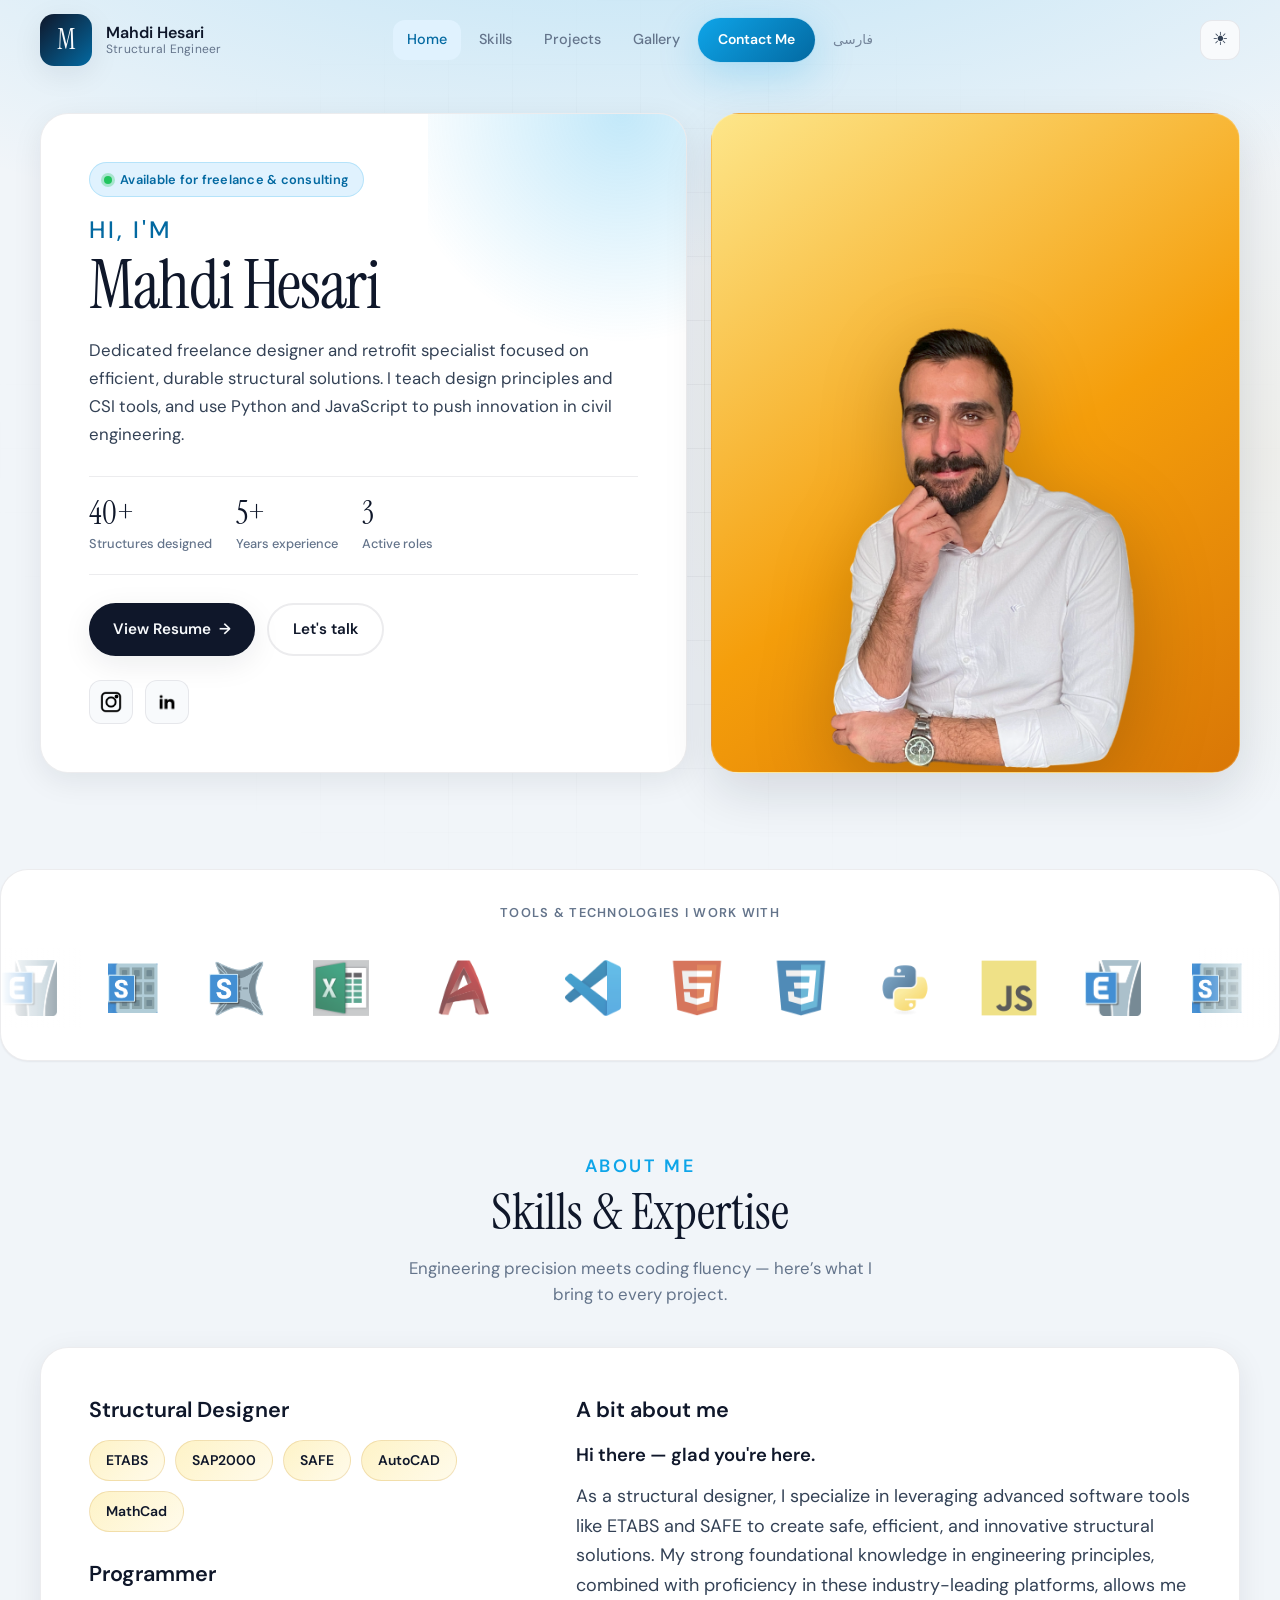
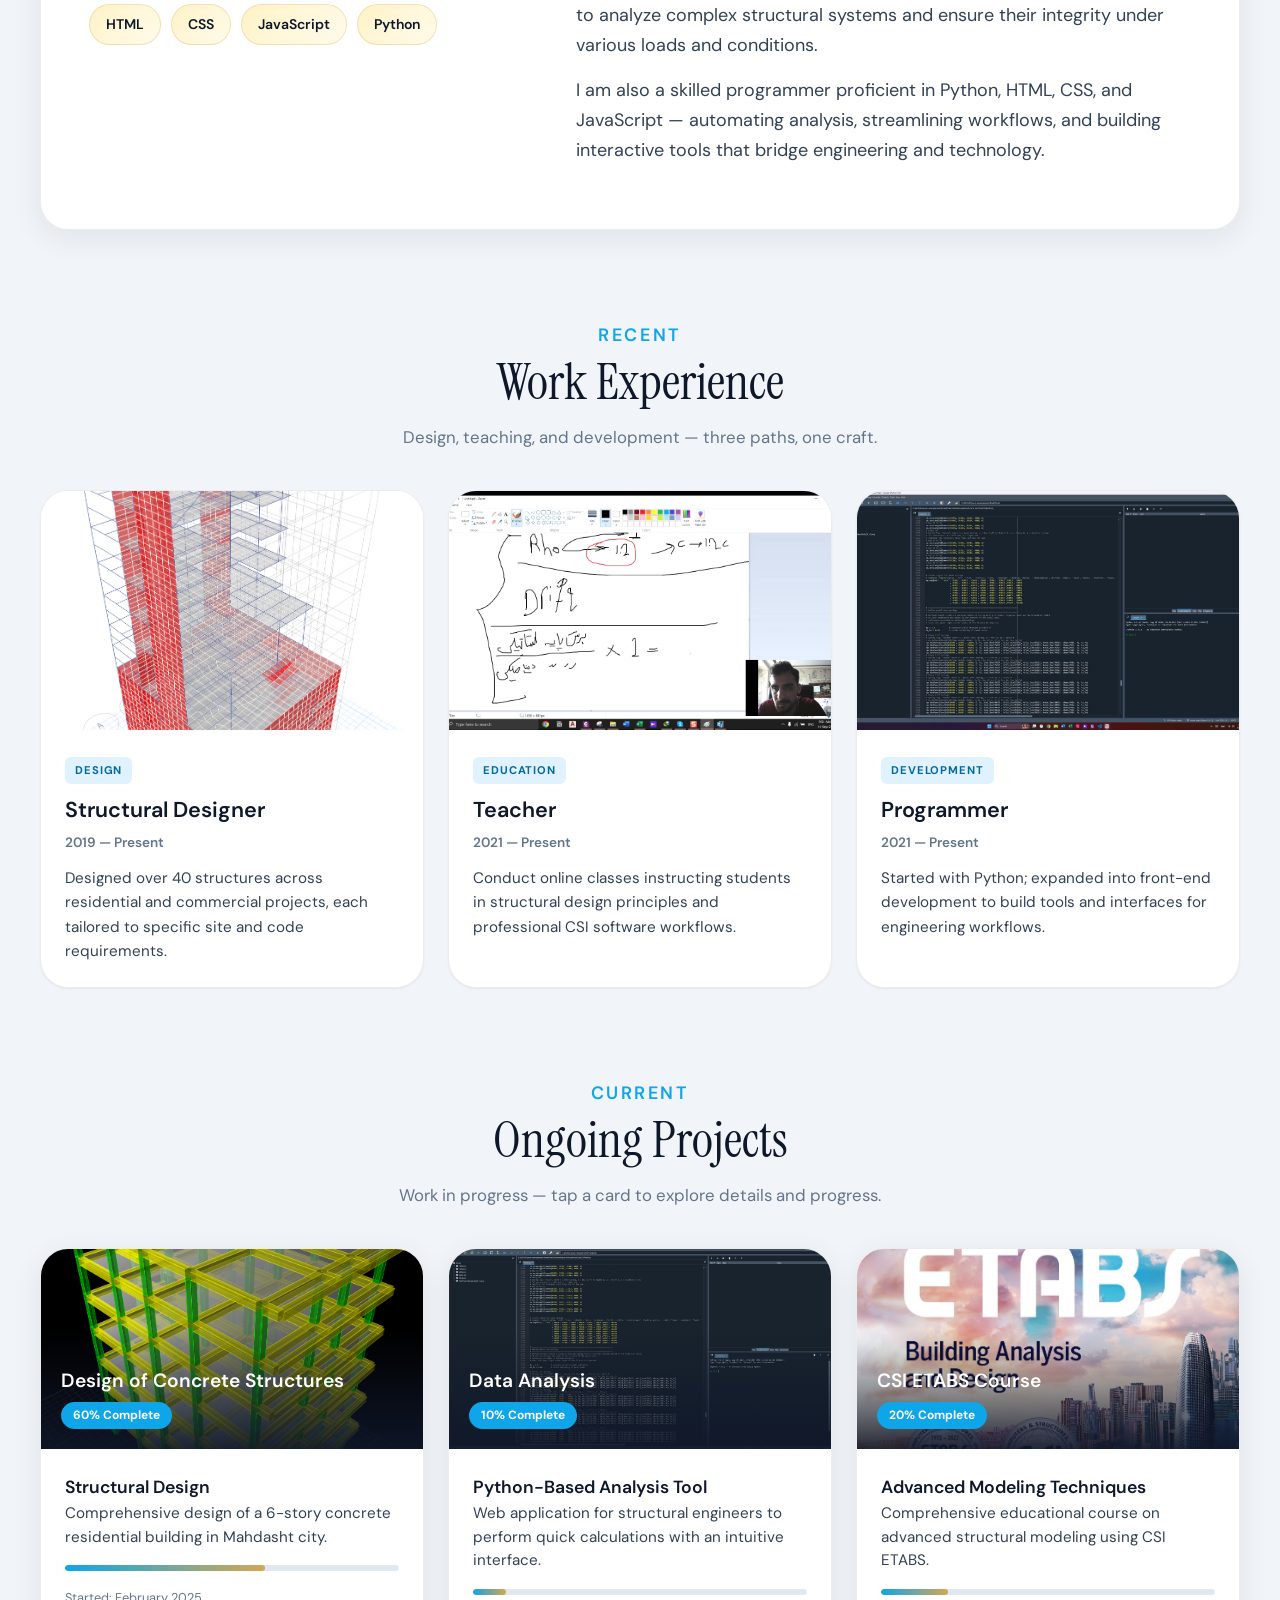
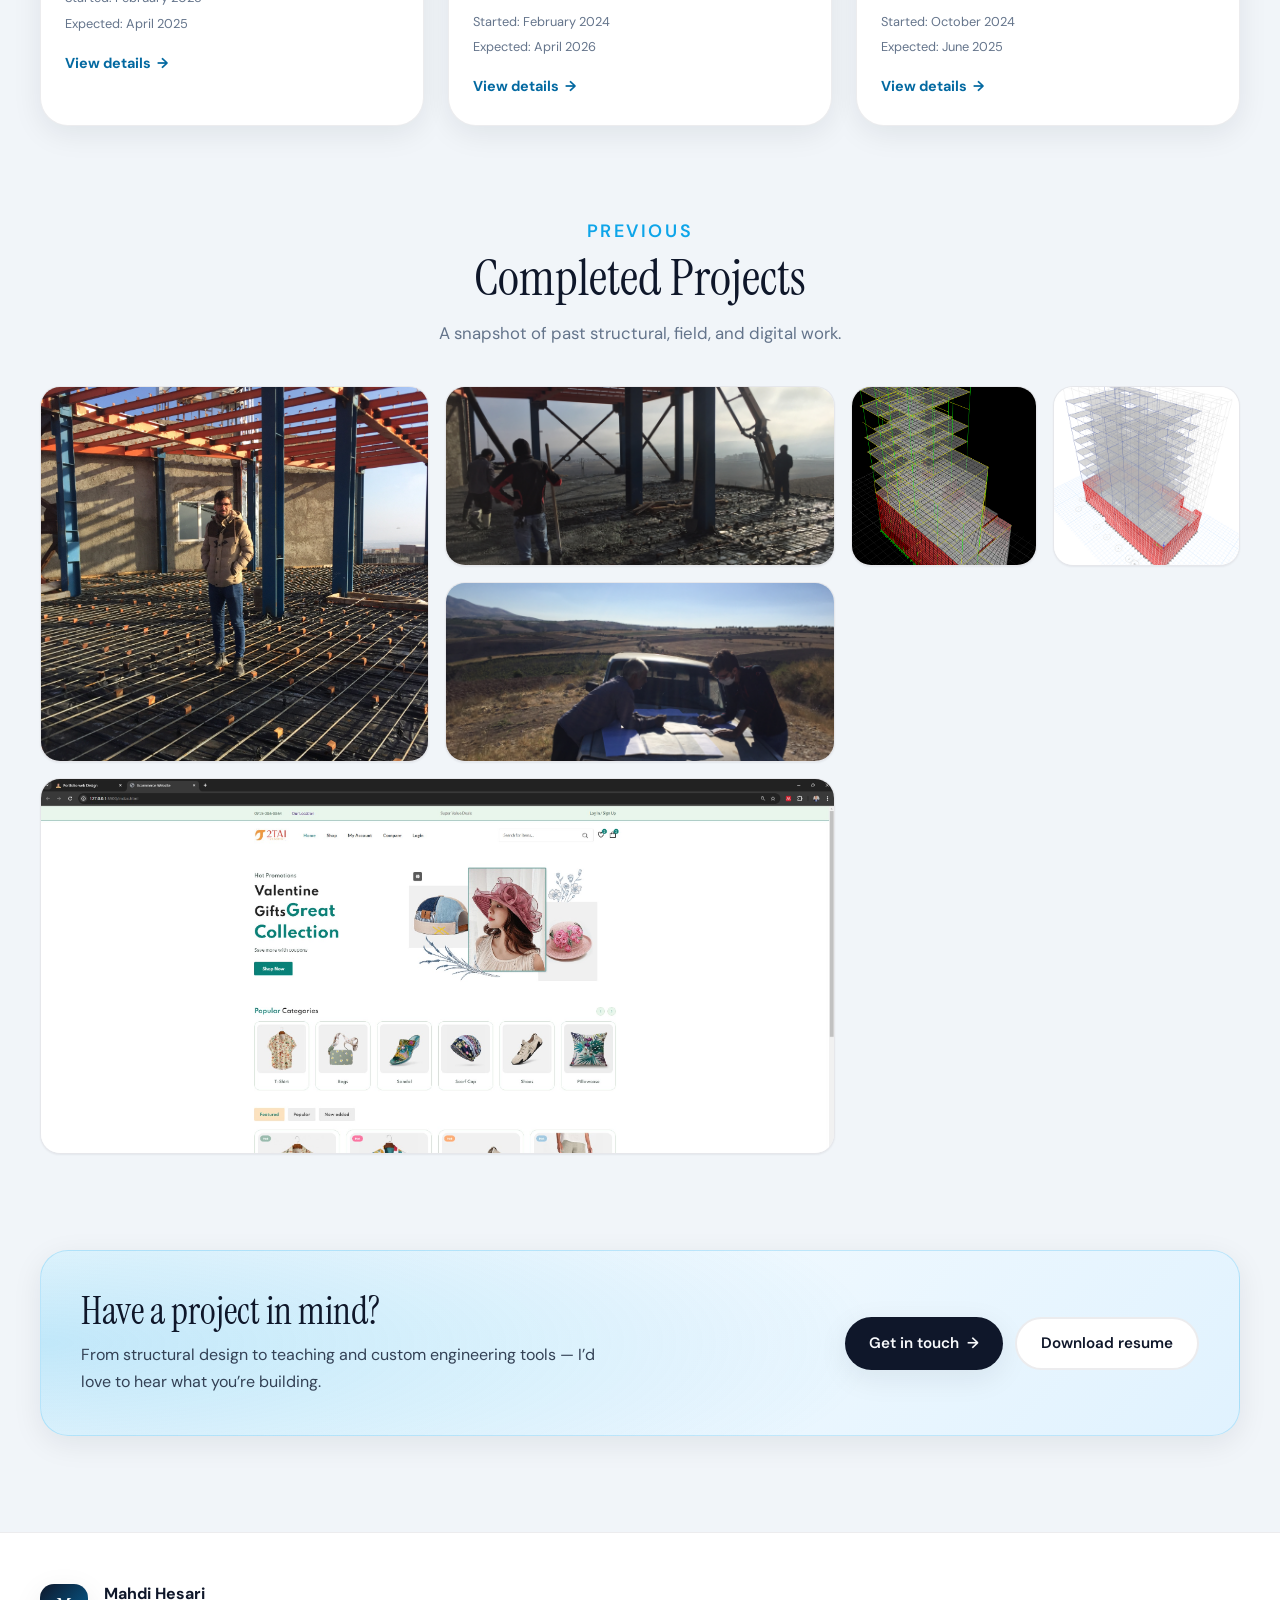
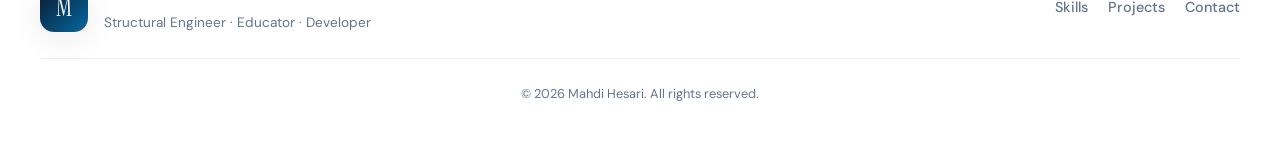
<file: index.html>
<!DOCTYPE html>
<html lang="en">
  <head>
    <meta charset="UTF-8" />
    <meta name="viewport" content="width=device-width, initial-scale=1.0" />
    <title>Mahdi Hesari | Structural Engineer & Developer</title>
    <meta
      name="description"
      content="Portfolio of Mahdi Hesari — structural engineer, retrofit specialist, educator, and developer. Explore structural design projects, CSI ETABS courses, and engineering software tools."
    />
    <meta
      name="keywords"
      content="Mahdi Hesari, structural engineer, structural design, ETABS, SAFE, SAP2000, retrofit, civil engineering, Python, JavaScript, portfolio, freelance engineer"
    />
    <meta name="author" content="Mahdi Hesari" />
    <meta name="robots" content="index, follow, max-image-preview:large" />
    <meta name="googlebot" content="index, follow" />
    <meta name="theme-color" content="#0ea5e9" />
    <meta name="color-scheme" content="light dark" />

    <link rel="canonical" href="https://mahdi-4343.github.io/Portfolio/" />
    <link
      rel="alternate"
      hreflang="en"
      href="https://mahdi-4343.github.io/Portfolio/"
    />
    <link
      rel="alternate"
      hreflang="fa"
      href="https://mahdi-4343.github.io/Portfolio/index-fa.html"
    />
    <link
      rel="alternate"
      hreflang="x-default"
      href="https://mahdi-4343.github.io/Portfolio/"
    />

    <!-- Open Graph -->
    <meta property="og:type" content="website" />
    <meta property="og:locale" content="en_US" />
    <meta property="og:locale:alternate" content="fa_IR" />
    <meta property="og:site_name" content="Mahdi Hesari Portfolio" />
    <meta
      property="og:title"
      content="Mahdi Hesari | Structural Engineer & Developer"
    />
    <meta
      property="og:description"
      content="Structural engineer, retrofit specialist, educator, and developer. View projects, skills, and get in touch."
    />
    <meta property="og:url" content="https://mahdi-4343.github.io/Portfolio/" />
    <meta
      property="og:image"
      content="https://mahdi-4343.github.io/Portfolio/Images/1-Photoroom.png"
    />
    <meta property="og:image:alt" content="Portrait of Mahdi Hesari" />

    <!-- Twitter -->
    <meta name="twitter:card" content="summary_large_image" />
    <meta
      name="twitter:title"
      content="Mahdi Hesari | Structural Engineer & Developer"
    />
    <meta
      name="twitter:description"
      content="Structural engineer, retrofit specialist, educator, and developer. View projects, skills, and get in touch."
    />
    <meta
      name="twitter:image"
      content="https://mahdi-4343.github.io/Portfolio/Images/1-Photoroom.png"
    />

    <link rel="icon" type="image/png" href="./Images/Mahdi.png" />
    <link rel="apple-touch-icon" href="./Images/Mahdi.png" />
    <link rel="manifest" href="./site.webmanifest" />

    <link rel="preconnect" href="https://fonts.googleapis.com" />
    <link rel="preconnect" href="https://fonts.gstatic.com" crossorigin />
    <link
      href="https://fonts.googleapis.com/css2?family=DM+Sans:ital,opsz,wght@0,9..40,300..700;1,9..40,300..700&family=Instrument+Serif:ital@0;1&display=swap"
      rel="stylesheet"
    />
    <link rel="stylesheet" href="./Style.css" />
    <script src="./theme.js"></script>

    <script type="application/ld+json">
      {
        "@context": "https://schema.org",
        "@graph": [
          {
            "@type": "WebSite",
            "@id": "https://mahdi-4343.github.io/Portfolio/#website",
            "url": "https://mahdi-4343.github.io/Portfolio/",
            "name": "Mahdi Hesari Portfolio",
            "description": "Portfolio of Mahdi Hesari — structural engineer, educator, and developer.",
            "inLanguage": ["en", "fa"],
            "publisher": {
              "@id": "https://mahdi-4343.github.io/Portfolio/#person"
            }
          },
          {
            "@type": "Person",
            "@id": "https://mahdi-4343.github.io/Portfolio/#person",
            "name": "Mahdi Hesari",
            "url": "https://mahdi-4343.github.io/Portfolio/",
            "image": "https://mahdi-4343.github.io/Portfolio/Images/Mahdi.png",
            "jobTitle": "Structural Engineer",
            "description": "Freelance structural designer, retrofit specialist, educator, and developer specializing in ETABS, SAFE, SAP2000, Python, and JavaScript.",
            "knowsAbout": [
              "Structural Design",
              "ETABS",
              "SAFE",
              "SAP2000",
              "AutoCAD",
              "Python",
              "JavaScript",
              "Civil Engineering",
              "Retrofit"
            ],
            "sameAs": [
              "https://www.linkedin.com/in/mahdi-hesari-648984239",
              "https://www.instagram.com/invites/contact/?igsh=llqi6cev6t6x&utm_content=a0rizwe"
            ],
            "email": "mailto:Mahdihesari77@yahoo.com",
            "telephone": "+989153868864",
            "worksFor": {
              "@type": "Organization",
              "name": "Freelance"
            }
          },
          {
            "@type": "ProfilePage",
            "@id": "https://mahdi-4343.github.io/Portfolio/#webpage",
            "url": "https://mahdi-4343.github.io/Portfolio/",
            "name": "Mahdi Hesari | Structural Engineer & Developer",
            "isPartOf": {
              "@id": "https://mahdi-4343.github.io/Portfolio/#website"
            },
            "about": {
              "@id": "https://mahdi-4343.github.io/Portfolio/#person"
            },
            "inLanguage": "en"
          }
        ]
      }
    </script>
  </head>
  <body>
    <a class="skip-link" href="#main-content">Skip to content</a>
    <div class="page-bg" aria-hidden="true"></div>

    <header class="site-header" id="site-header">
      <a href="#" class="logo-holder">
        <div class="logo">M</div>
        <div class="logo-text">
          <span class="logo-name">Mahdi Hesari</span>
          <span class="logo-tagline">Structural Engineer</span>
        </div>
      </a>
      <nav aria-label="Primary">
        <ul id="menu">
          <li><a href="#" data-nav="home">Home</a></li>
          <li><a href="#skills" data-nav="skills">Skills</a></li>
          <li><a href="#ongoing-projects" data-nav="ongoing-projects">Projects</a></li>
          <li><a href="#Projects" data-nav="Projects">Gallery</a></li>
          <li>
            <a href="./Profile-card/index1.html" class="button nav-cta"
              >Contact Me</a
            >
          </li>
          <li><a href="./index-fa.html" class="lang-link">فارسی</a></li>
        </ul>
      </nav>
      <div class="header-actions">
        <div class="theme-switch-wrapper">
          <label class="theme-switch" title="Toggle theme">
            <input type="checkbox" onchange="toggleTheme()" />
            <div class="theme-icon sun-icon">☀️</div>
            <div class="theme-icon moon-icon">🌙</div>
          </label>
        </div>
        <a href="#" class="mobile-toggle" onclick="toggleMoblieMenu();" aria-label="Open menu">
          <svg
            aria-hidden="true"
            xmlns="http://www.w3.org/2000/svg"
            width="24"
            height="24"
            fill="none"
            viewBox="0 0 24 24"
          >
            <path
              stroke="currentColor"
              stroke-linecap="round"
              stroke-width="2"
              d="M5 7h14M5 12h14M5 17h10"
            />
          </svg>
        </a>
      </div>
    </header>

    <main id="main-content">
      <section class="hero container reveal" id="home">
        <div class="hero-blue">
          <div class="hero-content">
            <span class="hero-badge">Available for freelance & consulting</span>
            <h1>
              <small>Hi, I'm</small>
              Mahdi Hesari
            </h1>
            <p class="hero-lead">
              Dedicated freelance designer and retrofit specialist focused on
              efficient, durable structural solutions. I teach design principles
              and CSI tools, and use Python and JavaScript to push innovation in
              civil engineering.
            </p>
            <div class="hero-stats">
              <div class="stat">
                <strong data-count="40" data-suffix="+">0</strong>
                <span>Structures designed</span>
              </div>
              <div class="stat">
                <strong data-count="5" data-suffix="+">0</strong>
                <span>Years experience</span>
              </div>
              <div class="stat">
                <strong data-count="3">0</strong>
                <span>Active roles</span>
              </div>
            </div>
            <div class="call-to-action">
              <a href="./Mahdi hesari.pdf" class="button black">
                View Resume
                <span class="btn-arrow" aria-hidden="true">→</span>
              </a>
              <a href="./Profile-card/index1.html" class="button outline">
                Let's talk
              </a>
            </div>
            <div class="social-links">
              <a
                href="https://www.instagram.com/invites/contact/?igsh=llqi6cev6t6x&utm_content=a0rizwe"
                target="_blank"
                rel="noopener noreferrer"
                aria-label="Instagram"
              >
                <img src="./Images/insta.png" alt="" width="40" height="40" />
              </a>
              <a
                href="https://www.linkedin.com/in/mahdi-hesari-648984239?utm_source=share&utm_campaign=share_via&utm_content=profile&utm_medium=ios_app"
                target="_blank"
                rel="noopener noreferrer"
                aria-label="LinkedIn"
              >
                <img src="./Images/linkedin.png" alt="" width="40" height="40" />
              </a>
            </div>
          </div>
        </div>
        <div class="hero-yellow">
          <div class="hero-image-frame">
            <img src="./Images/1-Photoroom.png" alt="Mahdi Hesari portrait" fetchpriority="high" width="420" height="520" />
          </div>
        </div>
      </section>

      <section class="logos container reveal">
        <p class="logos-label">Tools & technologies I work with</p>
        <div class="marquee">
          <div class="marquee-fade marquee-fade--left" aria-hidden="true"></div>
          <div class="track">
            <img src="./Images/ETABS.png" alt="ETABS" width="96" />
            <img src="./Images/SAFE.png" alt="SAFE" width="96" />
            <img src="./Images/SAP2000.png" alt="SAP2000" width="96" />
            <img src="./Images/EXCEL.png" alt="Excel" width="96" />
            <img src="./Images/Autocad-Logo.png" alt="AutoCAD" width="96" height="96" />
            <img src="./Images/vscode.png" alt="VS Code" width="96" />
            <img src="./Images/html.png" alt="HTML" width="96" />
            <img src="./Images/css.png" alt="CSS" width="96" />
            <img src="./Images/python.png" alt="Python" width="96" />
            <img src="./Images/javascript.png" alt="JavaScript" width="96" />
            <img src="./Images/ETABS.png" alt="" width="96" aria-hidden="true" />
            <img src="./Images/SAFE.png" alt="" width="96" aria-hidden="true" />
            <img src="./Images/SAP2000.png" alt="" width="96" aria-hidden="true" />
            <img src="./Images/EXCEL.png" alt="" width="96" aria-hidden="true" />
            <img src="./Images/Autocad-Logo.png" alt="" width="96" aria-hidden="true" />
            <img src="./Images/vscode.png" alt="" width="96" aria-hidden="true" />
            <img src="./Images/html.png" alt="" width="96" aria-hidden="true" />
            <img src="./Images/css.png" alt="" width="96" aria-hidden="true" />
            <img src="./Images/python.png" alt="" width="96" aria-hidden="true" />
            <img src="./Images/javascript.png" alt="" width="96" aria-hidden="true" />
          </div>
          <div class="marquee-fade marquee-fade--right" aria-hidden="true"></div>
        </div>
      </section>

      <section id="skills" class="skills container reveal">
        <div class="section-header">
          <h2>
            <small>About Me</small>
            Skills & Expertise
          </h2>
          <p class="section-intro">
            Engineering precision meets coding fluency — here’s what I bring to
            every project.
          </p>
        </div>
        <div class="holder-blue">
          <div class="left-column">
            <h3>Structural Designer</h3>
            <ul class="skill-tags">
              <li>ETABS</li>
              <li>SAP2000</li>
              <li>SAFE</li>
              <li>AutoCAD</li>
              <li>MathCad</li>
            </ul>
            <h3>Programmer</h3>
            <ul class="skill-tags">
              <li>HTML</li>
              <li>CSS</li>
              <li>JavaScript</li>
              <li>Python</li>
            </ul>
          </div>
          <div class="right-column">
            <h3>A bit about me</h3>
            <p class="intro-line">Hi there — glad you're here.</p>
            <p>
              As a structural designer, I specialize in leveraging advanced
              software tools like ETABS and SAFE to create safe, efficient, and
              innovative structural solutions. My strong foundational knowledge
              in engineering principles, combined with proficiency in these
              industry-leading platforms, allows me to analyze complex structural
              systems and ensure their integrity under various loads and
              conditions.
            </p>
            <p>
              I am also a skilled programmer proficient in Python, HTML, CSS, and
              JavaScript — automating analysis, streamlining workflows, and
              building interactive tools that bridge engineering and technology.
            </p>
          </div>
        </div>
      </section>

      <section class="work-experience container reveal">
        <div class="section-header">
          <h2>
            <small>Recent</small>
            Work Experience
          </h2>
          <p class="section-intro">
            Design, teaching, and development — three paths, one craft.
          </p>
        </div>
        <div class="jobs">
          <article class="job-card reveal-child">
            <figure>
              <img
                src="./Images/Project/Project-3.png"
                alt="Structural design work"
              />
              <figcaption>Structural Designer</figcaption>
            </figure>
            <div class="job-body">
              <span class="job-tag">Design</span>
              <h3>Structural Designer</h3>
              <time>2019 — Present</time>
              <p>
                Designed over 40 structures across residential and commercial
                projects, each tailored to specific site and code requirements.
              </p>
            </div>
          </article>
          <article class="job-card reveal-child">
            <figure>
              <img src="./Images/Project/teaching.png" alt="Teaching" />
              <figcaption>Teacher</figcaption>
            </figure>
            <div class="job-body">
              <span class="job-tag">Education</span>
              <h3>Teacher</h3>
              <time>2021 — Present</time>
              <p>
                Conduct online classes instructing students in structural design
                principles and professional CSI software workflows.
              </p>
            </div>
          </article>
          <article class="job-card reveal-child">
            <figure>
              <img src="./Images/Project/coding.jpg" alt="Programming" />
              <figcaption>Programmer</figcaption>
            </figure>
            <div class="job-body">
              <span class="job-tag">Development</span>
              <h3>Programmer</h3>
              <time>2021 — Present</time>
              <p>
                Started with Python; expanded into front-end development to build
                tools and interfaces for engineering workflows.
              </p>
            </div>
          </article>
        </div>
      </section>

      <section id="ongoing-projects" class="ongoing-projects container reveal">
        <div class="section-header">
          <h2>
            <small>Current</small>
            Ongoing Projects
          </h2>
          <p class="section-intro">
            Work in progress — tap a card to explore details and progress.
          </p>
        </div>
        <div class="project-cards">
          <a href="./projects/concrete-structures.html" class="project-card reveal-child">
            <div class="project-image">
              <img
                src="./Images/Project/6 Story.png"
                alt="Design of Concrete Structures"
              />
              <div class="project-overlay">
                <h3>Design of Concrete Structures</h3>
                <span class="progress">60% Complete</span>
              </div>
            </div>
            <div class="project-content">
              <h4>Structural Design</h4>
              <p>
                Comprehensive design of a 6-story concrete residential building
                in Mahdasht city.
              </p>
              <div class="progress-bar" role="progressbar" aria-valuenow="60" aria-valuemin="0" aria-valuemax="100">
                <div class="progress-fill" data-width="60"></div>
              </div>
              <div class="project-meta">
                <span>Started: February 2025</span>
                <span>Expected: April 2025</span>
              </div>
              <span class="card-link">View details <span aria-hidden="true">→</span></span>
            </div>
          </a>

          <a href="./projects/data-analysis.html" class="project-card reveal-child">
            <div class="project-image">
              <img src="./Images/Project/coding.jpg" alt="Data analysis tool" />
              <div class="project-overlay">
                <h3>Data Analysis</h3>
                <span class="progress">10% Complete</span>
              </div>
            </div>
            <div class="project-content">
              <h4>Python-Based Analysis Tool</h4>
              <p>
                Web application for structural engineers to perform quick
                calculations with an intuitive interface.
              </p>
              <div class="progress-bar" role="progressbar" aria-valuenow="10" aria-valuemin="0" aria-valuemax="100">
                <div class="progress-fill" data-width="10"></div>
              </div>
              <div class="project-meta">
                <span>Started: February 2024</span>
                <span>Expected: April 2026</span>
              </div>
              <span class="card-link">View details <span aria-hidden="true">→</span></span>
            </div>
          </a>

          <a href="./projects/etabs-course.html" class="project-card reveal-child">
            <div class="project-image">
              <img src="./Images/Project/CSI.png" alt="CSI ETABS Course" />
              <div class="project-overlay">
                <h3>CSI ETABS Course</h3>
                <span class="progress">20% Complete</span>
              </div>
            </div>
            <div class="project-content">
              <h4>Advanced Modeling Techniques</h4>
              <p>
                Comprehensive educational course on advanced structural modeling
                using CSI ETABS.
              </p>
              <div class="progress-bar" role="progressbar" aria-valuenow="20" aria-valuemin="0" aria-valuemax="100">
                <div class="progress-fill" data-width="20"></div>
              </div>
              <div class="project-meta">
                <span>Started: October 2024</span>
                <span>Expected: June 2025</span>
              </div>
              <span class="card-link">View details <span aria-hidden="true">→</span></span>
            </div>
          </a>
        </div>
      </section>

      <section id="Projects" class="bento container reveal">
        <div class="section-header">
          <h2>
            <small>Previous</small>
            Completed Projects
          </h2>
          <p class="section-intro">
            A snapshot of past structural, field, and digital work.
          </p>
        </div>
        <div class="bento-grid">
          <a href="#" class="bento-item bento-item--large">
            <img src="./Images/Project/IMG_6638.JPG" alt="Structural project" />
            <span class="bento-caption">Structural Project</span>
          </a>
          <a href="#" class="bento-item">
            <img src="./Images/Project/IMG_6641.JPG" alt="Project showcase" />
            <span class="bento-caption">Field Work</span>
          </a>
          <a href="#" class="bento-item">
            <img src="./Images/Project/Project-1.png" alt="Structural analysis" />
            <span class="bento-caption">Analysis</span>
          </a>
          <a href="#" class="bento-item">
            <img src="./Images/Project/Project-2.png" alt="Design deliverable" />
            <span class="bento-caption">Design</span>
          </a>
          <a href="#" class="bento-item">
            <img src="./Images/Project/IMG_7322.JPG" alt="Land surveying" />
            <span class="bento-caption">Land Surveying</span>
          </a>
          <a href="#" class="bento-item bento-item--wide">
            <img
              class="center"
              src="./Images/Project/Screenshot 2024-10-05 123948.jpg"
              alt="Web design project"
            />
            <span class="bento-caption">Web Design</span>
          </a>
        </div>
      </section>

      <section class="cta-banner container reveal">
        <div class="cta-banner-inner">
          <div class="cta-banner-copy">
            <h2>Have a project in mind?</h2>
            <p>
              From structural design to teaching and custom engineering tools —
              I’d love to hear what you’re building.
            </p>
          </div>
          <div class="cta-banner-actions">
            <a href="./Profile-card/index1.html" class="button black">
              Get in touch
              <span class="btn-arrow" aria-hidden="true">→</span>
            </a>
            <a href="./Mahdi hesari.pdf" class="button outline">Download resume</a>
          </div>
        </div>
      </section>
    </main>

    <footer class="site-footer">
      <div class="footer-inner container">
        <div class="footer-brand">
          <div class="logo">M</div>
          <div>
            <strong>Mahdi Hesari</strong>
            <p>Structural Engineer · Educator · Developer</p>
          </div>
        </div>
        <nav class="footer-nav" aria-label="Footer">
          <a href="#skills">Skills</a>
          <a href="#ongoing-projects">Projects</a>
          <a href="./Profile-card/index1.html">Contact</a>
        </nav>
        <p class="footer-copy">
          © <span id="year"></span> Mahdi Hesari. All rights reserved.
        </p>
      </div>
    </footer>

    <button type="button" class="back-to-top" id="back-to-top" aria-label="Back to top">
      ↑
    </button>

    <script src="./Scripts.js"></script>
  </body>
</html>
</file>
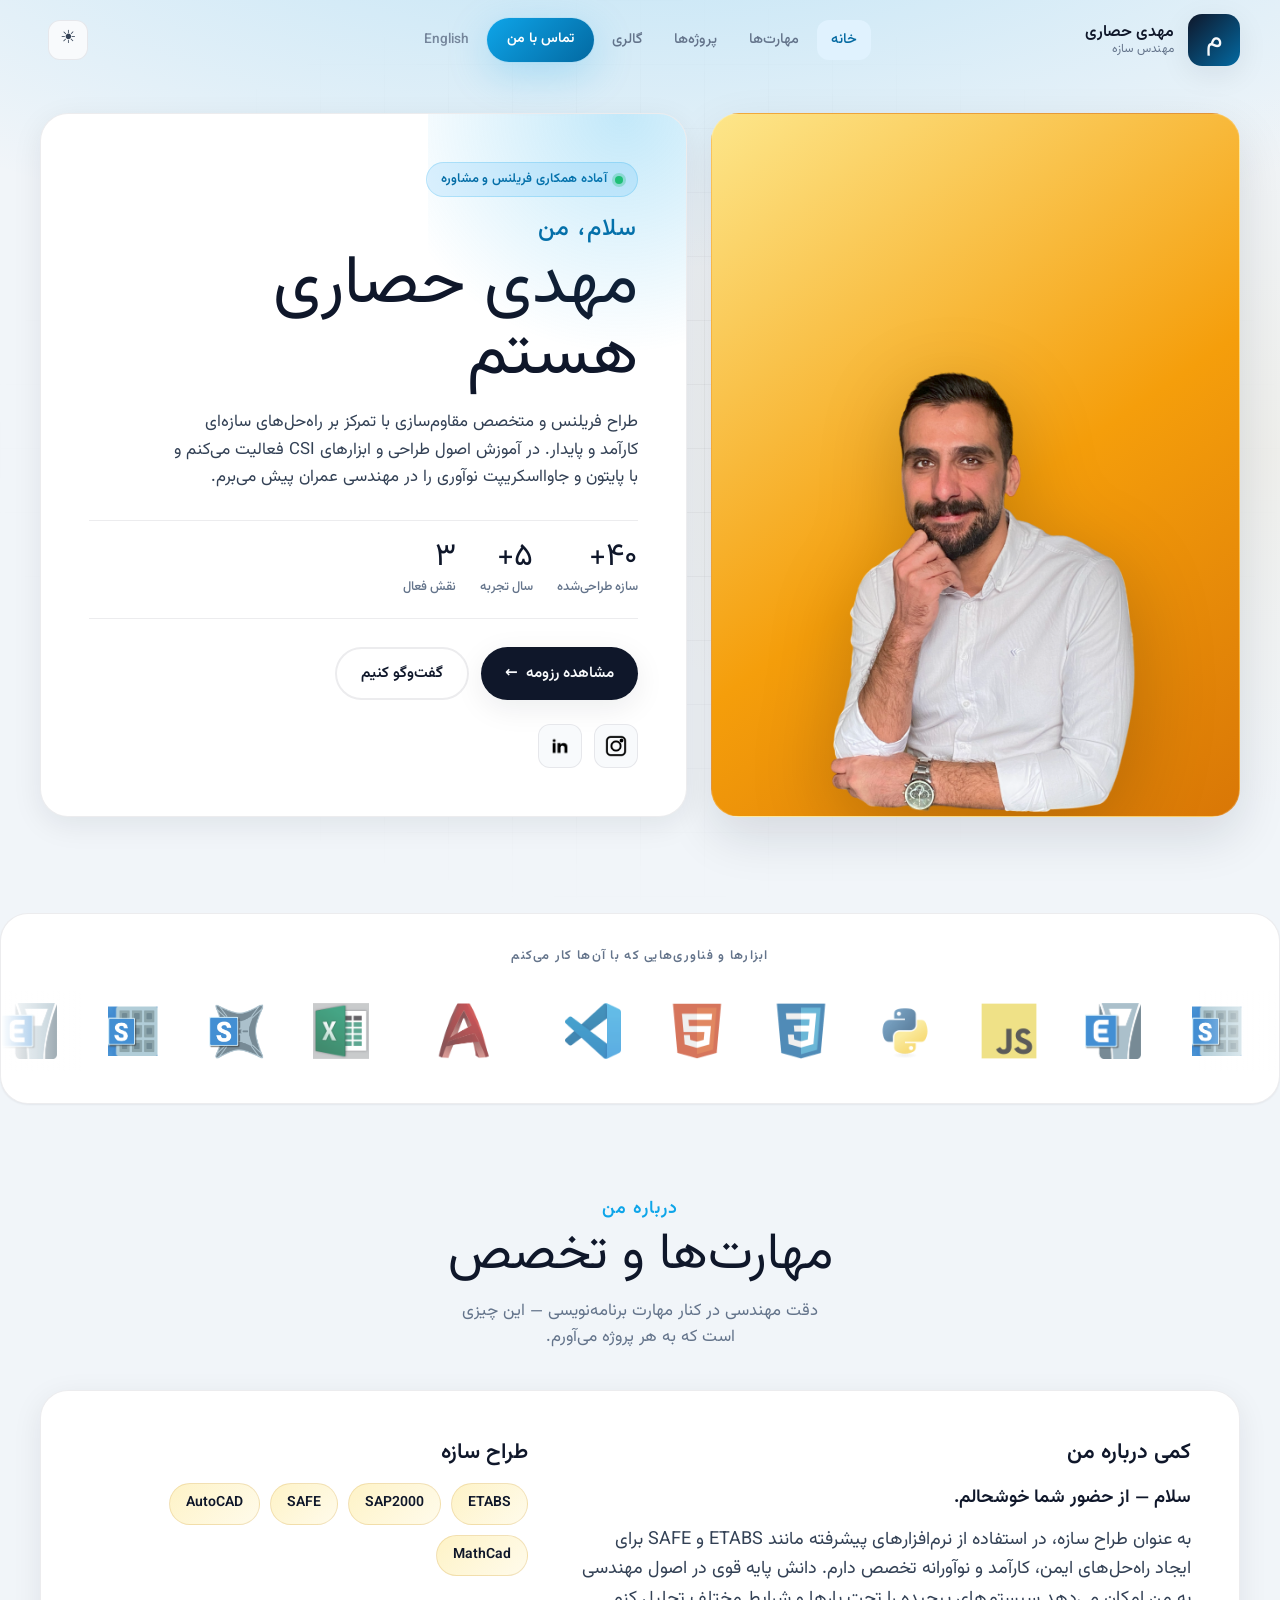
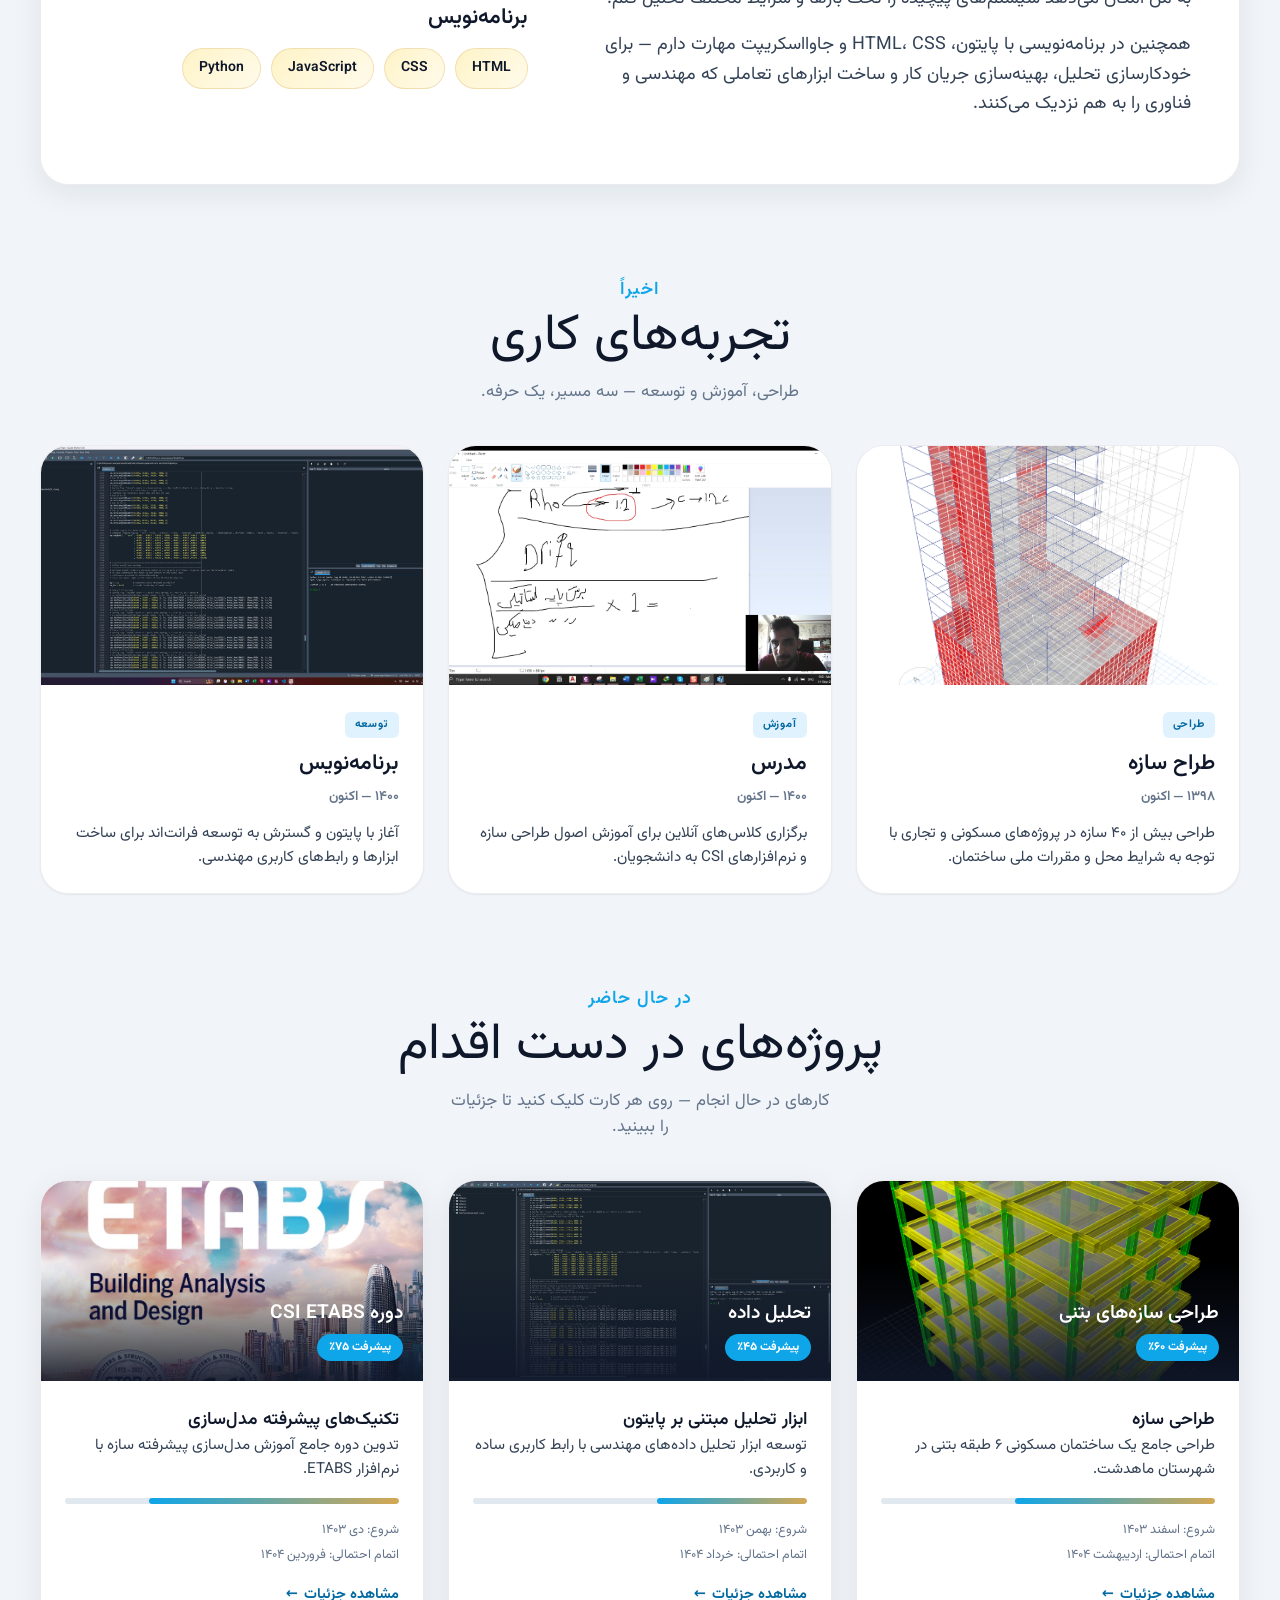
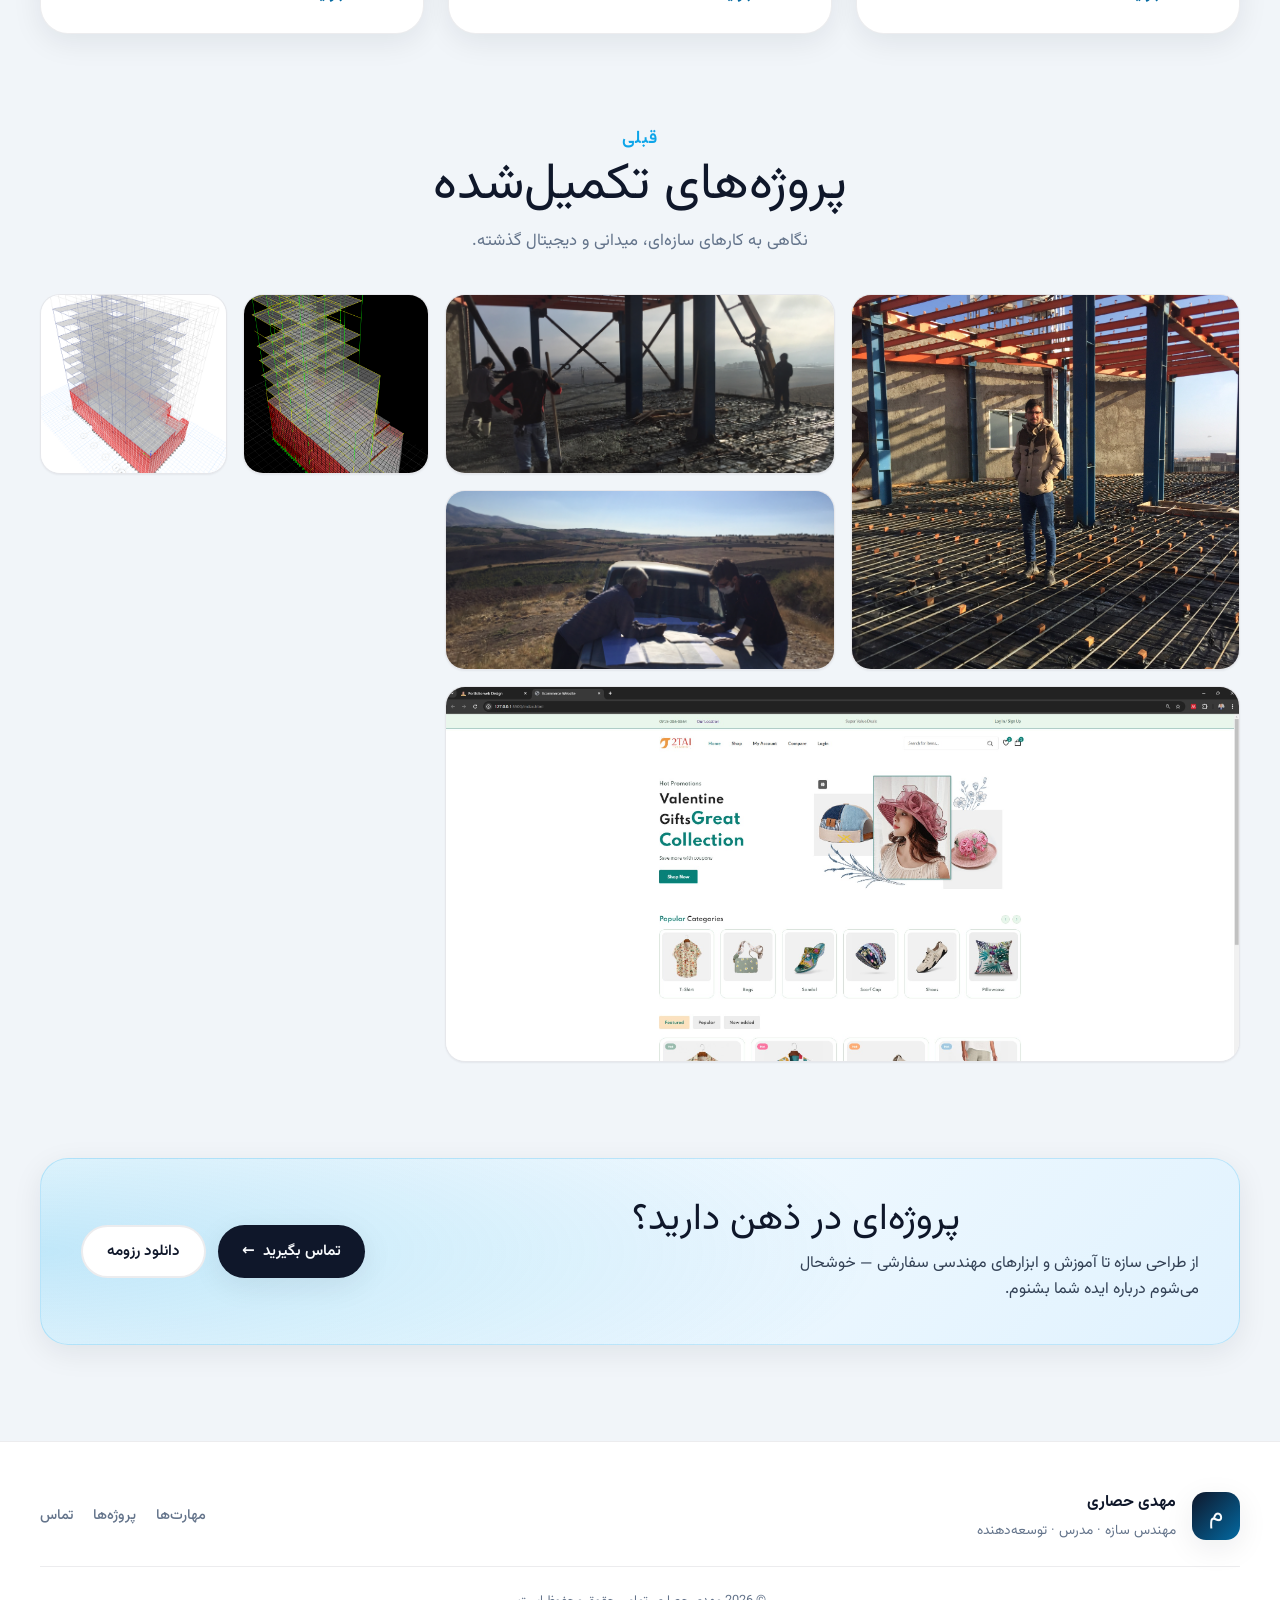
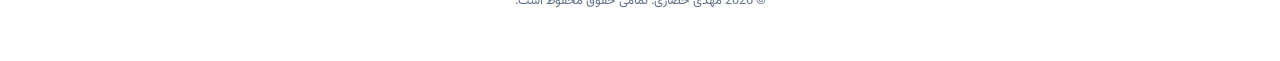
<file: index-fa.html>
<!DOCTYPE html>
<html lang="fa" dir="rtl">
  <head>
    <meta charset="UTF-8" />
    <meta name="viewport" content="width=device-width, initial-scale=1.0" />
    <title>مهدی حصاری | مهندس سازه و توسعه‌دهنده</title>
    <meta
      name="description"
      content="نمونه‌کار مهدی حصاری — مهندس سازه، متخصص مقاوم‌سازی، مدرس و توسعه‌دهنده. پروژه‌های طراحی سازه، دوره ETABS و ابزارهای مهندسی را ببینید."
    />
    <meta
      name="keywords"
      content="مهدی حصاری, مهندس سازه, طراحی سازه, ETABS, SAFE, SAP2000, مقاوم‌سازی, مهندسی عمران, پایتون, جاوااسکریپت, نمونه‌کار"
    />
    <meta name="author" content="مهدی حصاری" />
    <meta name="robots" content="index, follow, max-image-preview:large" />
    <meta name="googlebot" content="index, follow" />
    <meta name="theme-color" content="#0ea5e9" />
    <meta name="color-scheme" content="light dark" />

    <link
      rel="canonical"
      href="https://mahdi-4343.github.io/Portfolio/index-fa.html"
    />
    <link
      rel="alternate"
      hreflang="en"
      href="https://mahdi-4343.github.io/Portfolio/"
    />
    <link
      rel="alternate"
      hreflang="fa"
      href="https://mahdi-4343.github.io/Portfolio/index-fa.html"
    />
    <link
      rel="alternate"
      hreflang="x-default"
      href="https://mahdi-4343.github.io/Portfolio/"
    />

    <!-- Open Graph -->
    <meta property="og:type" content="website" />
    <meta property="og:locale" content="fa_IR" />
    <meta property="og:locale:alternate" content="en_US" />
    <meta property="og:site_name" content="نمونه‌کار مهدی حصاری" />
    <meta
      property="og:title"
      content="مهدی حصاری | مهندس سازه و توسعه‌دهنده"
    />
    <meta
      property="og:description"
      content="مهندس سازه، متخصص مقاوم‌سازی، مدرس و توسعه‌دهنده. پروژه‌ها و مهارت‌ها را ببینید و تماس بگیرید."
    />
    <meta
      property="og:url"
      content="https://mahdi-4343.github.io/Portfolio/index-fa.html"
    />
    <meta
      property="og:image"
      content="https://mahdi-4343.github.io/Portfolio/Images/1-Photoroom.png"
    />
    <meta property="og:image:alt" content="پرتره مهدی حصاری" />

    <!-- Twitter -->
    <meta name="twitter:card" content="summary_large_image" />
    <meta
      name="twitter:title"
      content="مهدی حصاری | مهندس سازه و توسعه‌دهنده"
    />
    <meta
      name="twitter:description"
      content="مهندس سازه، متخصص مقاوم‌سازی، مدرس و توسعه‌دهنده. پروژه‌ها و مهارت‌ها را ببینید و تماس بگیرید."
    />
    <meta
      name="twitter:image"
      content="https://mahdi-4343.github.io/Portfolio/Images/1-Photoroom.png"
    />

    <link rel="icon" type="image/png" href="./Images/Mahdi.png" />
    <link rel="apple-touch-icon" href="./Images/Mahdi.png" />
    <link rel="manifest" href="./site.webmanifest" />

    <link rel="preconnect" href="https://fonts.googleapis.com" />
    <link rel="preconnect" href="https://fonts.gstatic.com" crossorigin />
    <link
      href="https://fonts.googleapis.com/css2?family=Vazirmatn:wght@300;400;500;600;700&display=swap"
      rel="stylesheet"
    />
    <link rel="stylesheet" href="./Style-fa.css" />
    <script src="./theme.js"></script>

    <script type="application/ld+json">
      {
        "@context": "https://schema.org",
        "@graph": [
          {
            "@type": "WebSite",
            "@id": "https://mahdi-4343.github.io/Portfolio/#website",
            "url": "https://mahdi-4343.github.io/Portfolio/",
            "name": "نمونه‌کار مهدی حصاری",
            "description": "نمونه‌کار مهدی حصاری — مهندس سازه، مدرس و توسعه‌دهنده.",
            "inLanguage": ["en", "fa"],
            "publisher": {
              "@id": "https://mahdi-4343.github.io/Portfolio/#person"
            }
          },
          {
            "@type": "Person",
            "@id": "https://mahdi-4343.github.io/Portfolio/#person",
            "name": "مهدی حصاری",
            "alternateName": "Mahdi Hesari",
            "url": "https://mahdi-4343.github.io/Portfolio/index-fa.html",
            "image": "https://mahdi-4343.github.io/Portfolio/Images/Mahdi.png",
            "jobTitle": "مهندس سازه",
            "description": "طراح سازه فریلنس، متخصص مقاوم‌سازی، مدرس و توسعه‌دهنده با تخصص در ETABS، SAFE، SAP2000، پایتون و جاوااسکریپت.",
            "knowsAbout": [
              "طراحی سازه",
              "ETABS",
              "SAFE",
              "SAP2000",
              "AutoCAD",
              "پایتون",
              "جاوااسکریپت",
              "مهندسی عمران",
              "مقاوم‌سازی"
            ],
            "sameAs": [
              "https://www.linkedin.com/in/mahdi-hesari-648984239",
              "https://www.instagram.com/invites/contact/?igsh=llqi6cev6t6x&utm_content=a0rizwe"
            ],
            "email": "mailto:Mahdihesari77@yahoo.com",
            "telephone": "+989153868864"
          },
          {
            "@type": "ProfilePage",
            "@id": "https://mahdi-4343.github.io/Portfolio/index-fa.html#webpage",
            "url": "https://mahdi-4343.github.io/Portfolio/index-fa.html",
            "name": "مهدی حصاری | مهندس سازه و توسعه‌دهنده",
            "isPartOf": {
              "@id": "https://mahdi-4343.github.io/Portfolio/#website"
            },
            "about": {
              "@id": "https://mahdi-4343.github.io/Portfolio/#person"
            },
            "inLanguage": "fa"
          }
        ]
      }
    </script>
  </head>
  <body>
    <a class="skip-link" href="#main-content">رفتن به محتوا</a>
    <div class="page-bg" aria-hidden="true"></div>

    <header class="site-header" id="site-header">
      <a href="#" class="logo-holder">
        <div class="logo">م</div>
        <div class="logo-text">
          <span class="logo-name">مهدی حصاری</span>
          <span class="logo-tagline">مهندس سازه</span>
        </div>
      </a>
      <nav aria-label="منوی اصلی">
        <ul id="menu">
          <li><a href="#" data-nav="home">خانه</a></li>
          <li><a href="#skills" data-nav="skills">مهارت‌ها</a></li>
          <li><a href="#ongoing-projects" data-nav="ongoing-projects">پروژه‌ها</a></li>
          <li><a href="#Projects" data-nav="Projects">گالری</a></li>
          <li>
            <a href="./Profile-card/index1-fa.html" class="button nav-cta"
              >تماس با من</a
            >
          </li>
          <li><a href="./index.html" class="lang-link">English</a></li>
        </ul>
      </nav>
      <div class="header-actions">
        <div class="theme-switch-wrapper">
          <label class="theme-switch" title="تغییر تم">
            <input type="checkbox" onchange="toggleTheme()" />
            <div class="theme-icon sun-icon">☀️</div>
            <div class="theme-icon moon-icon">🌙</div>
          </label>
        </div>
        <a href="#" class="mobile-toggle" onclick="toggleMoblieMenu();" aria-label="باز کردن منو">
          <svg
            aria-hidden="true"
            xmlns="http://www.w3.org/2000/svg"
            width="24"
            height="24"
            fill="none"
            viewBox="0 0 24 24"
          >
            <path
              stroke="currentColor"
              stroke-linecap="round"
              stroke-width="2"
              d="M5 7h14M5 12h14M5 17h10"
            />
          </svg>
        </a>
      </div>
    </header>

    <main id="main-content">
      <section class="hero container reveal" id="home">
        <div class="hero-yellow">
          <div class="hero-image-frame">
            <img src="./Images/1-Photoroom.png" alt="پرتره مهدی حصاری" fetchpriority="high" width="420" height="520" />
          </div>
        </div>
        <div class="hero-blue">
          <div class="hero-content">
            <span class="hero-badge">آماده همکاری فریلنس و مشاوره</span>
            <h1>
              <small>سلام، من</small>
              مهدی حصاری هستم
            </h1>
            <p class="hero-lead">
              طراح فریلنس و متخصص مقاوم‌سازی با تمرکز بر راه‌حل‌های سازه‌ای
              کارآمد و پایدار. در آموزش اصول طراحی و ابزارهای CSI فعالیت می‌کنم
              و با پایتون و جاوااسکریپت نوآوری را در مهندسی عمران پیش می‌برم.
            </p>
            <div class="hero-stats">
              <div class="stat">
                <strong data-count="40" data-suffix="+">۰</strong>
                <span>سازه طراحی‌شده</span>
              </div>
              <div class="stat">
                <strong data-count="5" data-suffix="+">۰</strong>
                <span>سال تجربه</span>
              </div>
              <div class="stat">
                <strong data-count="3">۰</strong>
                <span>نقش فعال</span>
              </div>
            </div>
            <div class="call-to-action">
              <a href="./Mahdi hesari.pdf" class="button black">
                مشاهده رزومه
                <span class="btn-arrow" aria-hidden="true">←</span>
              </a>
              <a href="./Profile-card/index1-fa.html" class="button outline">
                گفت‌وگو کنیم
              </a>
            </div>
            <div class="social-links">
              <a
                href="https://www.instagram.com/invites/contact/?igsh=llqi6cev6t6x&utm_content=a0rizwe"
                target="_blank"
                rel="noopener noreferrer"
                aria-label="اینستاگرام"
              >
                <img src="./Images/insta.png" alt="" width="40" height="40" />
              </a>
              <a
                href="https://www.linkedin.com/in/mahdi-hesari-648984239?utm_source=share&utm_campaign=share_via&utm_content=profile&utm_medium=ios_app"
                target="_blank"
                rel="noopener noreferrer"
                aria-label="لینکدین"
              >
                <img src="./Images/linkedin.png" alt="" width="40" height="40" />
              </a>
            </div>
          </div>
        </div>
      </section>

      <section class="logos container reveal">
        <p class="logos-label">ابزارها و فناوری‌هایی که با آن‌ها کار می‌کنم</p>
        <div class="marquee">
          <div class="marquee-fade marquee-fade--left" aria-hidden="true"></div>
          <div class="track">
            <img src="./Images/ETABS.png" alt="ETABS" width="96" />
            <img src="./Images/SAFE.png" alt="SAFE" width="96" />
            <img src="./Images/SAP2000.png" alt="SAP2000" width="96" />
            <img src="./Images/EXCEL.png" alt="Excel" width="96" />
            <img src="./Images/Autocad-Logo.png" alt="AutoCAD" width="96" height="96" />
            <img src="./Images/vscode.png" alt="VS Code" width="96" />
            <img src="./Images/html.png" alt="HTML" width="96" />
            <img src="./Images/css.png" alt="CSS" width="96" />
            <img src="./Images/python.png" alt="Python" width="96" />
            <img src="./Images/javascript.png" alt="JavaScript" width="96" />
            <img src="./Images/ETABS.png" alt="" width="96" aria-hidden="true" />
            <img src="./Images/SAFE.png" alt="" width="96" aria-hidden="true" />
            <img src="./Images/SAP2000.png" alt="" width="96" aria-hidden="true" />
            <img src="./Images/EXCEL.png" alt="" width="96" aria-hidden="true" />
            <img src="./Images/Autocad-Logo.png" alt="" width="96" aria-hidden="true" />
            <img src="./Images/vscode.png" alt="" width="96" aria-hidden="true" />
            <img src="./Images/html.png" alt="" width="96" aria-hidden="true" />
            <img src="./Images/css.png" alt="" width="96" aria-hidden="true" />
            <img src="./Images/python.png" alt="" width="96" aria-hidden="true" />
            <img src="./Images/javascript.png" alt="" width="96" aria-hidden="true" />
          </div>
          <div class="marquee-fade marquee-fade--right" aria-hidden="true"></div>
        </div>
      </section>

      <section id="skills" class="skills container reveal">
        <div class="section-header">
          <h2>
            <small>درباره من</small>
            مهارت‌ها و تخصص
          </h2>
          <p class="section-intro">
            دقت مهندسی در کنار مهارت برنامه‌نویسی — این چیزی است که به هر پروژه
            می‌آورم.
          </p>
        </div>
        <div class="holder-blue">
          <div class="right-column">
            <h3>کمی درباره من</h3>
            <p class="intro-line">سلام — از حضور شما خوشحالم.</p>
            <p>
              به عنوان طراح سازه، در استفاده از نرم‌افزارهای پیشرفته مانند ETABS
              و SAFE برای ایجاد راه‌حل‌های ایمن، کارآمد و نوآورانه تخصص دارم.
              دانش پایه قوی در اصول مهندسی به من امکان می‌دهد سیستم‌های پیچیده
              را تحت بارها و شرایط مختلف تحلیل کنم.
            </p>
            <p>
              همچنین در برنامه‌نویسی با پایتون، HTML، CSS و جاوااسکریپت مهارت
              دارم — برای خودکارسازی تحلیل، بهینه‌سازی جریان کار و ساخت ابزارهای
              تعاملی که مهندسی و فناوری را به هم نزدیک می‌کنند.
            </p>
          </div>
          <div class="left-column">
            <h3>طراح سازه</h3>
            <ul class="skill-tags">
              <li>ETABS</li>
              <li>SAP2000</li>
              <li>SAFE</li>
              <li>AutoCAD</li>
              <li>MathCad</li>
            </ul>
            <h3>برنامه‌نویس</h3>
            <ul class="skill-tags">
              <li>HTML</li>
              <li>CSS</li>
              <li>JavaScript</li>
              <li>Python</li>
            </ul>
          </div>
        </div>
      </section>

      <section class="work-experience container reveal">
        <div class="section-header">
          <h2>
            <small>اخیراً</small>
            تجربه‌های کاری
          </h2>
          <p class="section-intro">
            طراحی، آموزش و توسعه — سه مسیر، یک حرفه.
          </p>
        </div>
        <div class="jobs">
          <article class="job-card reveal-child">
            <figure>
              <img
                src="./Images/Project/Project-3.png"
                alt="طراحی سازه"
              />
              <figcaption>طراح سازه</figcaption>
            </figure>
            <div class="job-body">
              <span class="job-tag">طراحی</span>
              <h3>طراح سازه</h3>
              <time>۱۳۹۸ — اکنون</time>
              <p>
                طراحی بیش از ۴۰ سازه در پروژه‌های مسکونی و تجاری با توجه به
                شرایط محل و مقررات ملی ساختمان.
              </p>
            </div>
          </article>
          <article class="job-card reveal-child">
            <figure>
              <img src="./Images/Project/teaching.png" alt="تدریس" />
              <figcaption>مدرس</figcaption>
            </figure>
            <div class="job-body">
              <span class="job-tag">آموزش</span>
              <h3>مدرس</h3>
              <time>۱۴۰۰ — اکنون</time>
              <p>
                برگزاری کلاس‌های آنلاین برای آموزش اصول طراحی سازه و نرم‌افزارهای
                CSI به دانشجویان.
              </p>
            </div>
          </article>
          <article class="job-card reveal-child">
            <figure>
              <img src="./Images/Project/coding.jpg" alt="برنامه‌نویسی" />
              <figcaption>برنامه‌نویس</figcaption>
            </figure>
            <div class="job-body">
              <span class="job-tag">توسعه</span>
              <h3>برنامه‌نویس</h3>
              <time>۱۴۰۰ — اکنون</time>
              <p>
                آغاز با پایتون و گسترش به توسعه فرانت‌اند برای ساخت ابزارها و
                رابط‌های کاربری مهندسی.
              </p>
            </div>
          </article>
        </div>
      </section>

      <section id="ongoing-projects" class="ongoing-projects container reveal">
        <div class="section-header">
          <h2>
            <small>در حال حاضر</small>
            پروژه‌های در دست اقدام
          </h2>
          <p class="section-intro">
            کارهای در حال انجام — روی هر کارت کلیک کنید تا جزئیات را ببینید.
          </p>
        </div>
        <div class="project-cards">
          <a href="./projects/concrete-structures-fa.html" class="project-card reveal-child">
            <div class="project-image">
              <img
                src="./Images/Project/6 Story.png"
                alt="طراحی سازه‌های بتنی"
              />
              <div class="project-overlay">
                <h3>طراحی سازه‌های بتنی</h3>
                <span class="progress">پیشرفت ۶۰٪</span>
              </div>
            </div>
            <div class="project-content">
              <h4>طراحی سازه</h4>
              <p>
                طراحی جامع یک ساختمان مسکونی ۶ طبقه بتنی در شهرستان ماهدشت.
              </p>
              <div class="progress-bar" role="progressbar" aria-valuenow="60" aria-valuemin="0" aria-valuemax="100">
                <div class="progress-fill" data-width="60"></div>
              </div>
              <div class="project-meta">
                <span>شروع: اسفند ۱۴۰۳</span>
                <span>اتمام احتمالی: اردیبهشت ۱۴۰۴</span>
              </div>
              <span class="card-link">مشاهده جزئیات <span aria-hidden="true">←</span></span>
            </div>
          </a>

          <a href="./projects/data-analysis-fa.html" class="project-card reveal-child">
            <div class="project-image">
              <img
                src="./Images/Project/coding.jpg"
                alt="ابزار تحلیل داده"
              />
              <div class="project-overlay">
                <h3>تحلیل داده</h3>
                <span class="progress">پیشرفت ۴۵٪</span>
              </div>
            </div>
            <div class="project-content">
              <h4>ابزار تحلیل مبتنی بر پایتون</h4>
              <p>
                توسعه ابزار تحلیل داده‌های مهندسی با رابط کاربری ساده و کاربردی.
              </p>
              <div class="progress-bar" role="progressbar" aria-valuenow="45" aria-valuemin="0" aria-valuemax="100">
                <div class="progress-fill" data-width="45"></div>
              </div>
              <div class="project-meta">
                <span>شروع: بهمن ۱۴۰۳</span>
                <span>اتمام احتمالی: خرداد ۱۴۰۴</span>
              </div>
              <span class="card-link">مشاهده جزئیات <span aria-hidden="true">←</span></span>
            </div>
          </a>

          <a href="./projects/etabs-course-fa.html" class="project-card reveal-child">
            <div class="project-image">
              <img src="./Images/Project/CSI.png" alt="دوره CSI ETABS" />
              <div class="project-overlay">
                <h3>دوره CSI ETABS</h3>
                <span class="progress">پیشرفت ۷۵٪</span>
              </div>
            </div>
            <div class="project-content">
              <h4>تکنیک‌های پیشرفته مدل‌سازی</h4>
              <p>
                تدوین دوره جامع آموزش مدل‌سازی پیشرفته سازه با نرم‌افزار ETABS.
              </p>
              <div class="progress-bar" role="progressbar" aria-valuenow="75" aria-valuemin="0" aria-valuemax="100">
                <div class="progress-fill" data-width="75"></div>
              </div>
              <div class="project-meta">
                <span>شروع: دی ۱۴۰۳</span>
                <span>اتمام احتمالی: فروردین ۱۴۰۴</span>
              </div>
              <span class="card-link">مشاهده جزئیات <span aria-hidden="true">←</span></span>
            </div>
          </a>
        </div>
      </section>

      <section id="Projects" class="bento container reveal">
        <div class="section-header">
          <h2>
            <small>قبلی</small>
            پروژه‌های تکمیل‌شده
          </h2>
          <p class="section-intro">
            نگاهی به کارهای سازه‌ای، میدانی و دیجیتال گذشته.
          </p>
        </div>
        <div class="bento-grid">
          <a href="#" class="bento-item bento-item--large">
            <img src="./Images/Project/IMG_6638.JPG" alt="پروژه سازه‌ای" />
            <span class="bento-caption">پروژه سازه‌ای</span>
          </a>
          <a href="#" class="bento-item">
            <img src="./Images/Project/IMG_6641.JPG" alt="نمونه کار میدانی" />
            <span class="bento-caption">کار میدانی</span>
          </a>
          <a href="#" class="bento-item">
            <img src="./Images/Project/Project-1.png" alt="تحلیل سازه" />
            <span class="bento-caption">تحلیل</span>
          </a>
          <a href="#" class="bento-item">
            <img src="./Images/Project/Project-2.png" alt="طراحی" />
            <span class="bento-caption">طراحی</span>
          </a>
          <a href="#" class="bento-item">
            <img src="./Images/Project/IMG_7322.JPG" alt="نقشه‌برداری" />
            <span class="bento-caption">نقشه‌برداری</span>
          </a>
          <a href="#" class="bento-item bento-item--wide">
            <img
              class="center"
              src="./Images/Project/Screenshot 2024-10-05 123948.jpg"
              alt="طراحی وب"
            />
            <span class="bento-caption">طراحی وب</span>
          </a>
        </div>
      </section>

      <section class="cta-banner container reveal">
        <div class="cta-banner-inner">
          <div class="cta-banner-copy">
            <h2>پروژه‌ای در ذهن دارید؟</h2>
            <p>
              از طراحی سازه تا آموزش و ابزارهای مهندسی سفارشی — خوشحال می‌شوم
              درباره ایده شما بشنوم.
            </p>
          </div>
          <div class="cta-banner-actions">
            <a href="./Profile-card/index1-fa.html" class="button black">
              تماس بگیرید
              <span class="btn-arrow" aria-hidden="true">←</span>
            </a>
            <a href="./Mahdi hesari.pdf" class="button outline">دانلود رزومه</a>
          </div>
        </div>
      </section>
    </main>

    <footer class="site-footer">
      <div class="footer-inner container">
        <div class="footer-brand">
          <div class="logo">م</div>
          <div>
            <strong>مهدی حصاری</strong>
            <p>مهندس سازه · مدرس · توسعه‌دهنده</p>
          </div>
        </div>
        <nav class="footer-nav" aria-label="پاورقی">
          <a href="#skills">مهارت‌ها</a>
          <a href="#ongoing-projects">پروژه‌ها</a>
          <a href="./Profile-card/index1-fa.html">تماس</a>
        </nav>
        <p class="footer-copy">
          © <span id="year"></span> مهدی حصاری. تمامی حقوق محفوظ است.
        </p>
      </div>
    </footer>

    <button type="button" class="back-to-top" id="back-to-top" aria-label="بازگشت به بالا">
      ↑
    </button>

    <script src="./Scripts.js"></script>
  </body>
</html>
</file>
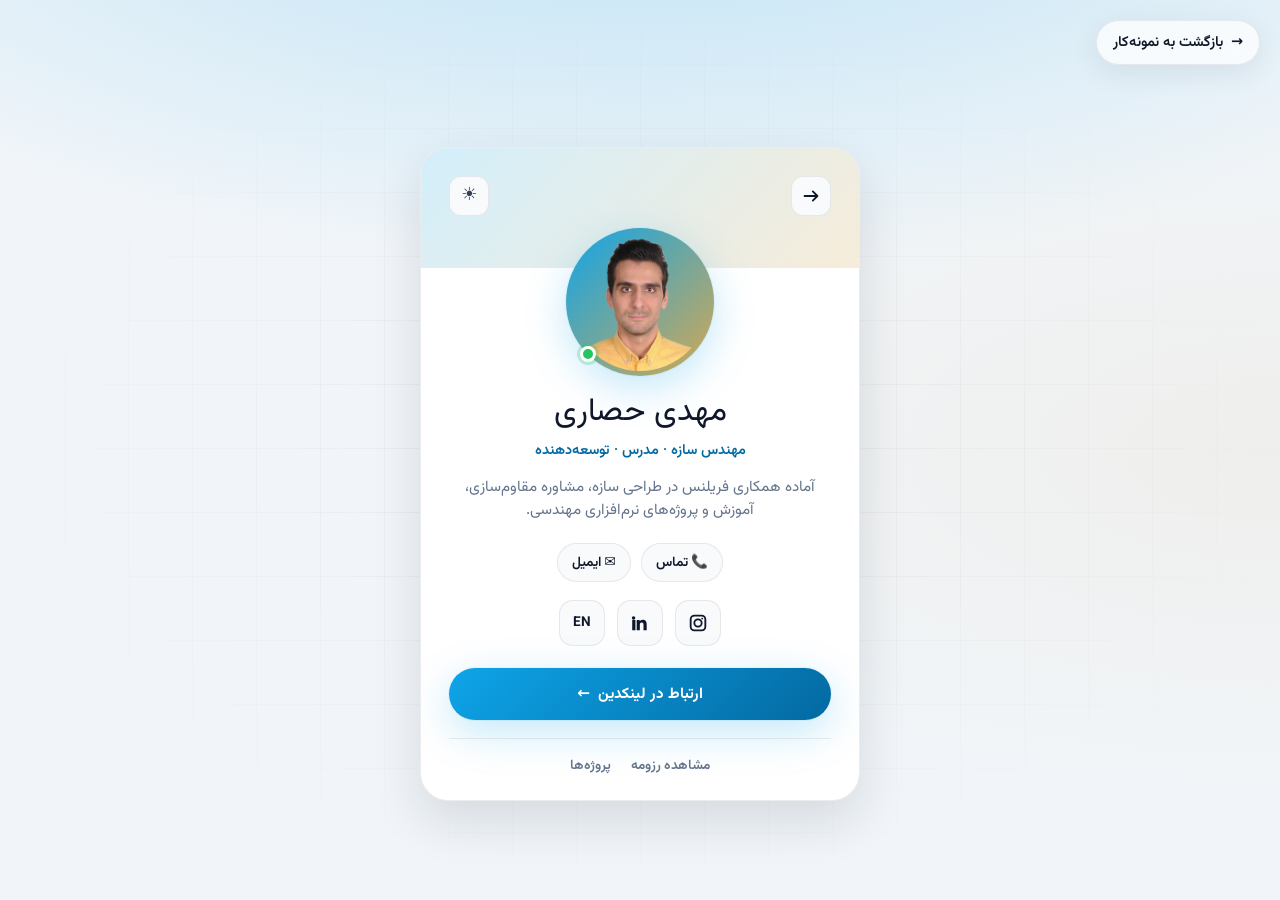
<file: Profile-card/index1-fa.html>
<!DOCTYPE html>
<html lang="fa" dir="rtl">
  <head>
    <meta charset="UTF-8" />
    <meta name="viewport" content="width=device-width, initial-scale=1.0" />
    <title>تماس با مهدی حصاری | مهندس سازه</title>
    <meta
      name="description"
      content="تماس با مهدی حصاری — مهندس سازه، مدرس و توسعه‌دهنده. تماس تلفنی، ایمیل یا لینکدین."
    />
    <meta name="author" content="مهدی حصاری" />
    <meta name="robots" content="index, follow" />
    <meta name="theme-color" content="#0ea5e9" />
    <link
      rel="canonical"
      href="https://mahdi-4343.github.io/Portfolio/Profile-card/index1-fa.html"
    />
    <link
      rel="alternate"
      hreflang="en"
      href="https://mahdi-4343.github.io/Portfolio/Profile-card/index1.html"
    />
    <link
      rel="alternate"
      hreflang="fa"
      href="https://mahdi-4343.github.io/Portfolio/Profile-card/index1-fa.html"
    />
    <meta property="og:type" content="profile" />
    <meta property="og:locale" content="fa_IR" />
    <meta property="og:title" content="تماس با مهدی حصاری | مهندس سازه" />
    <meta
      property="og:description"
      content="تماس با مهدی حصاری — مهندس سازه، مدرس و توسعه‌دهنده."
    />
    <meta
      property="og:url"
      content="https://mahdi-4343.github.io/Portfolio/Profile-card/index1-fa.html"
    />
    <meta
      property="og:image"
      content="https://mahdi-4343.github.io/Portfolio/Images/Mahdi.png"
    />
    <meta name="twitter:card" content="summary" />
    <link rel="icon" type="image/png" href="../Images/Mahdi.png" />
    <link rel="preconnect" href="https://fonts.googleapis.com" />
    <link rel="preconnect" href="https://fonts.gstatic.com" crossorigin />
    <link
      href="https://fonts.googleapis.com/css2?family=Vazirmatn:wght@300;400;500;600;700&display=swap"
      rel="stylesheet"
    />
    <link rel="stylesheet" href="Style1-fa.css" />
    <script src="../theme.js"></script>
    <script type="application/ld+json">
      {
        "@context": "https://schema.org",
        "@type": "ContactPage",
        "name": "تماس با مهدی حصاری",
        "url": "https://mahdi-4343.github.io/Portfolio/Profile-card/index1-fa.html",
        "inLanguage": "fa",
        "mainEntity": {
          "@type": "Person",
          "name": "مهدی حصاری",
          "alternateName": "Mahdi Hesari",
          "email": "mailto:Mahdihesari77@yahoo.com",
          "telephone": "+989153868864",
          "url": "https://mahdi-4343.github.io/Portfolio/index-fa.html"
        }
      }
    </script>
  </head>
  <body>
    <div class="page-bg" aria-hidden="true"></div>

    <a href="../index-fa.html" class="back-home">
      <span aria-hidden="true">→</span>
      بازگشت به نمونه‌کار
    </a>

    <main class="contact-page">
      <article class="profile-card">
        <div class="card-top">
          <a href="../index-fa.html" class="card-home" aria-label="خانه">
            <svg width="22" height="22" viewBox="0 0 24 24" fill="none" aria-hidden="true">
              <path
                d="M19 12H5M19 12l-5-5M19 12l-5 5"
                stroke="currentColor"
                stroke-width="2"
                stroke-linecap="round"
                stroke-linejoin="round"
              />
            </svg>
          </a>
          <label class="theme-switch" title="تغییر تم">
            <input type="checkbox" onchange="toggleTheme()" />
            <span class="theme-icon sun-icon">☀️</span>
            <span class="theme-icon moon-icon">🌙</span>
          </label>
        </div>

        <div class="avatar-wrap">
          <img src="Images1/Mahdi.png" alt="مهدی حصاری" class="profile-pic" />
          <span class="status-dot" title="در دسترس"></span>
        </div>

        <h1>مهدی حصاری</h1>
        <p class="role">مهندس سازه · مدرس · توسعه‌دهنده</p>
        <p class="bio">
          آماده همکاری فریلنس در طراحی سازه، مشاوره مقاوم‌سازی، آموزش و پروژه‌های
          نرم‌افزاری مهندسی.
        </p>

        <div class="contact-chips">
          <a href="tel:09153868864" class="chip">📞 تماس</a>
          <a href="mailto:Mahdihesari77@yahoo.com" class="chip">✉️ ایمیل</a>
        </div>

        <div class="social-row">
          <a
            href="https://www.instagram.com/invites/contact/?igsh=llqi6cev6t6x&utm_content=a0rizwe"
            target="_blank"
            rel="noopener noreferrer"
            aria-label="اینستاگرام"
            class="social-btn"
          >
            <svg width="22" height="22" viewBox="0 0 24 24" fill="currentColor" aria-hidden="true">
              <path
                fill-rule="evenodd"
                d="M3 8a5 5 0 0 1 5-5h8a5 5 0 0 1 5 5v8a5 5 0 0 1-5 5H8a5 5 0 0 1-5-5V8Zm5-3a3 3 0 0 0-3 3v8a3 3 0 0 0 3 3h8a3 3 0 0 0 3-3V8a3 3 0 0 0-3-3H8Zm7.597 2.214a1 1 0 0 1 1-1h.01a1 1 0 1 1 0 2h-.01a1 1 0 0 1-1-1ZM12 9a3 3 0 1 0 0 6 3 3 0 0 0 0-6Zm-5 3a5 5 0 1 1 10 0 5 5 0 0 1-10 0Z"
                clip-rule="evenodd"
              />
            </svg>
          </a>
          <a
            href="https://www.linkedin.com/in/mahdi-hesari-648984239"
            target="_blank"
            rel="noopener noreferrer"
            aria-label="لینکدین"
            class="social-btn"
          >
            <svg width="22" height="22" viewBox="0 0 24 24" fill="currentColor" aria-hidden="true">
              <path
                d="M6.94 6.5A1.94 1.94 0 1 1 5 4.56 1.94 1.94 0 0 1 6.94 6.5ZM7 8.75H3.5V20H7V8.75Zm4.82 0H8.4V20h3.42v-5.68c0-1.5.28-2.95 2.14-2.95 1.84 0 1.86 1.72 1.86 3.05V20H19.3v-6.25c0-3.07-.66-5.43-4.25-5.43-1.72 0-2.88.95-3.35 1.84h-.05V8.75Z"
              />
            </svg>
          </a>
          <a href="./index1.html" class="social-btn" aria-label="نسخه انگلیسی">
            EN
          </a>
        </div>

        <a
          href="https://www.linkedin.com/in/mahdi-hesari-648984239"
          class="cta-btn"
          target="_blank"
          rel="noopener noreferrer"
        >
          ارتباط در لینکدین
          <span aria-hidden="true">←</span>
        </a>

        <div class="card-footer">
          <a href="../Mahdi hesari.pdf">مشاهده رزومه</a>
          <a href="../index-fa.html#ongoing-projects">پروژه‌ها</a>
        </div>
      </article>
    </main>
  </body>
</html>
</file>
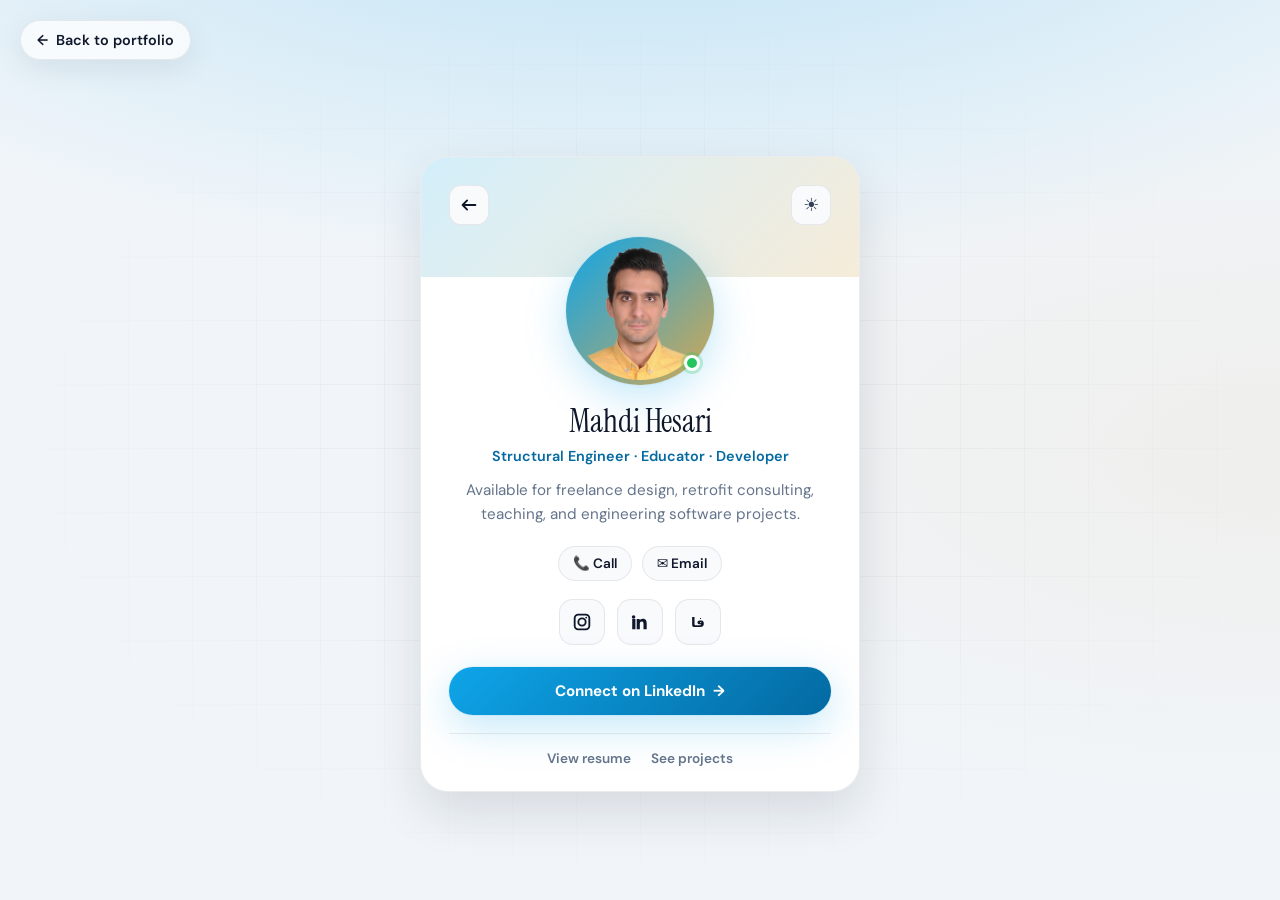
<file: Profile-card/index1.html>
<!DOCTYPE html>
<html lang="en">
  <head>
    <meta charset="UTF-8" />
    <meta name="viewport" content="width=device-width, initial-scale=1.0" />
    <title>Contact Mahdi Hesari | Structural Engineer</title>
    <meta
      name="description"
      content="Get in touch with Mahdi Hesari — structural engineer, educator, and developer. Call, email, or connect on LinkedIn."
    />
    <meta name="author" content="Mahdi Hesari" />
    <meta name="robots" content="index, follow" />
    <meta name="theme-color" content="#0ea5e9" />
    <link
      rel="canonical"
      href="https://mahdi-4343.github.io/Portfolio/Profile-card/index1.html"
    />
    <link
      rel="alternate"
      hreflang="en"
      href="https://mahdi-4343.github.io/Portfolio/Profile-card/index1.html"
    />
    <link
      rel="alternate"
      hreflang="fa"
      href="https://mahdi-4343.github.io/Portfolio/Profile-card/index1-fa.html"
    />
    <meta property="og:type" content="profile" />
    <meta property="og:title" content="Contact Mahdi Hesari | Structural Engineer" />
    <meta
      property="og:description"
      content="Get in touch with Mahdi Hesari — structural engineer, educator, and developer."
    />
    <meta
      property="og:url"
      content="https://mahdi-4343.github.io/Portfolio/Profile-card/index1.html"
    />
    <meta
      property="og:image"
      content="https://mahdi-4343.github.io/Portfolio/Images/Mahdi.png"
    />
    <meta name="twitter:card" content="summary" />
    <link rel="icon" type="image/png" href="../Images/Mahdi.png" />
    <link rel="preconnect" href="https://fonts.googleapis.com" />
    <link rel="preconnect" href="https://fonts.gstatic.com" crossorigin />
    <link
      href="https://fonts.googleapis.com/css2?family=DM+Sans:ital,opsz,wght@0,9..40,300..700;1,9..40,300..700&family=Instrument+Serif:ital@0;1&display=swap"
      rel="stylesheet"
    />
    <link rel="stylesheet" href="Style1.css" />
    <script src="../theme.js"></script>
    <script type="application/ld+json">
      {
        "@context": "https://schema.org",
        "@type": "ContactPage",
        "name": "Contact Mahdi Hesari",
        "url": "https://mahdi-4343.github.io/Portfolio/Profile-card/index1.html",
        "mainEntity": {
          "@type": "Person",
          "name": "Mahdi Hesari",
          "email": "mailto:Mahdihesari77@yahoo.com",
          "telephone": "+989153868864",
          "url": "https://mahdi-4343.github.io/Portfolio/"
        }
      }
    </script>
  </head>
  <body>
    <div class="page-bg" aria-hidden="true"></div>

    <a href="../index.html" class="back-home">
      <span aria-hidden="true">←</span>
      Back to portfolio
    </a>

    <main class="contact-page">
      <article class="profile-card">
        <div class="card-top">
          <a href="../index.html" class="card-home" aria-label="Home">
            <svg width="22" height="22" viewBox="0 0 24 24" fill="none" aria-hidden="true">
              <path
                d="M5 12h14M5 12l5-5M5 12l5 5"
                stroke="currentColor"
                stroke-width="2"
                stroke-linecap="round"
                stroke-linejoin="round"
              />
            </svg>
          </a>
          <label class="theme-switch" title="Toggle theme">
            <input type="checkbox" onchange="toggleTheme()" />
            <span class="theme-icon sun-icon">☀️</span>
            <span class="theme-icon moon-icon">🌙</span>
          </label>
        </div>

        <div class="avatar-wrap">
          <img src="Images1/Mahdi.png" alt="Mahdi Hesari" class="profile-pic" />
          <span class="status-dot" title="Available"></span>
        </div>

        <h1>Mahdi Hesari</h1>
        <p class="role">Structural Engineer · Educator · Developer</p>
        <p class="bio">
          Available for freelance design, retrofit consulting, teaching, and
          engineering software projects.
        </p>

        <div class="contact-chips">
          <a href="tel:09153868864" class="chip">📞 Call</a>
          <a href="mailto:Mahdihesari77@yahoo.com" class="chip">✉️ Email</a>
        </div>

        <div class="social-row">
          <a
            href="https://www.instagram.com/invites/contact/?igsh=llqi6cev6t6x&utm_content=a0rizwe"
            target="_blank"
            rel="noopener noreferrer"
            aria-label="Instagram"
            class="social-btn"
          >
            <svg width="22" height="22" viewBox="0 0 24 24" fill="currentColor" aria-hidden="true">
              <path
                fill-rule="evenodd"
                d="M3 8a5 5 0 0 1 5-5h8a5 5 0 0 1 5 5v8a5 5 0 0 1-5 5H8a5 5 0 0 1-5-5V8Zm5-3a3 3 0 0 0-3 3v8a3 3 0 0 0 3 3h8a3 3 0 0 0 3-3V8a3 3 0 0 0-3-3H8Zm7.597 2.214a1 1 0 0 1 1-1h.01a1 1 0 1 1 0 2h-.01a1 1 0 0 1-1-1ZM12 9a3 3 0 1 0 0 6 3 3 0 0 0 0-6Zm-5 3a5 5 0 1 1 10 0 5 5 0 0 1-10 0Z"
                clip-rule="evenodd"
              />
            </svg>
          </a>
          <a
            href="https://www.linkedin.com/in/mahdi-hesari-648984239"
            target="_blank"
            rel="noopener noreferrer"
            aria-label="LinkedIn"
            class="social-btn"
          >
            <svg width="22" height="22" viewBox="0 0 24 24" fill="currentColor" aria-hidden="true">
              <path
                d="M6.94 6.5A1.94 1.94 0 1 1 5 4.56 1.94 1.94 0 0 1 6.94 6.5ZM7 8.75H3.5V20H7V8.75Zm4.82 0H8.4V20h3.42v-5.68c0-1.5.28-2.95 2.14-2.95 1.84 0 1.86 1.72 1.86 3.05V20H19.3v-6.25c0-3.07-.66-5.43-4.25-5.43-1.72 0-2.88.95-3.35 1.84h-.05V8.75Z"
              />
            </svg>
          </a>
          <a href="./index1-fa.html" class="social-btn" aria-label="Persian version">
            فا
          </a>
        </div>

        <a
          href="https://www.linkedin.com/in/mahdi-hesari-648984239"
          class="cta-btn"
          target="_blank"
          rel="noopener noreferrer"
        >
          Connect on LinkedIn
          <span aria-hidden="true">→</span>
        </a>

        <div class="card-footer">
          <a href="../Mahdi hesari.pdf">View resume</a>
          <a href="../index.html#ongoing-projects">See projects</a>
        </div>
      </article>
    </main>
  </body>
</html>
</file>
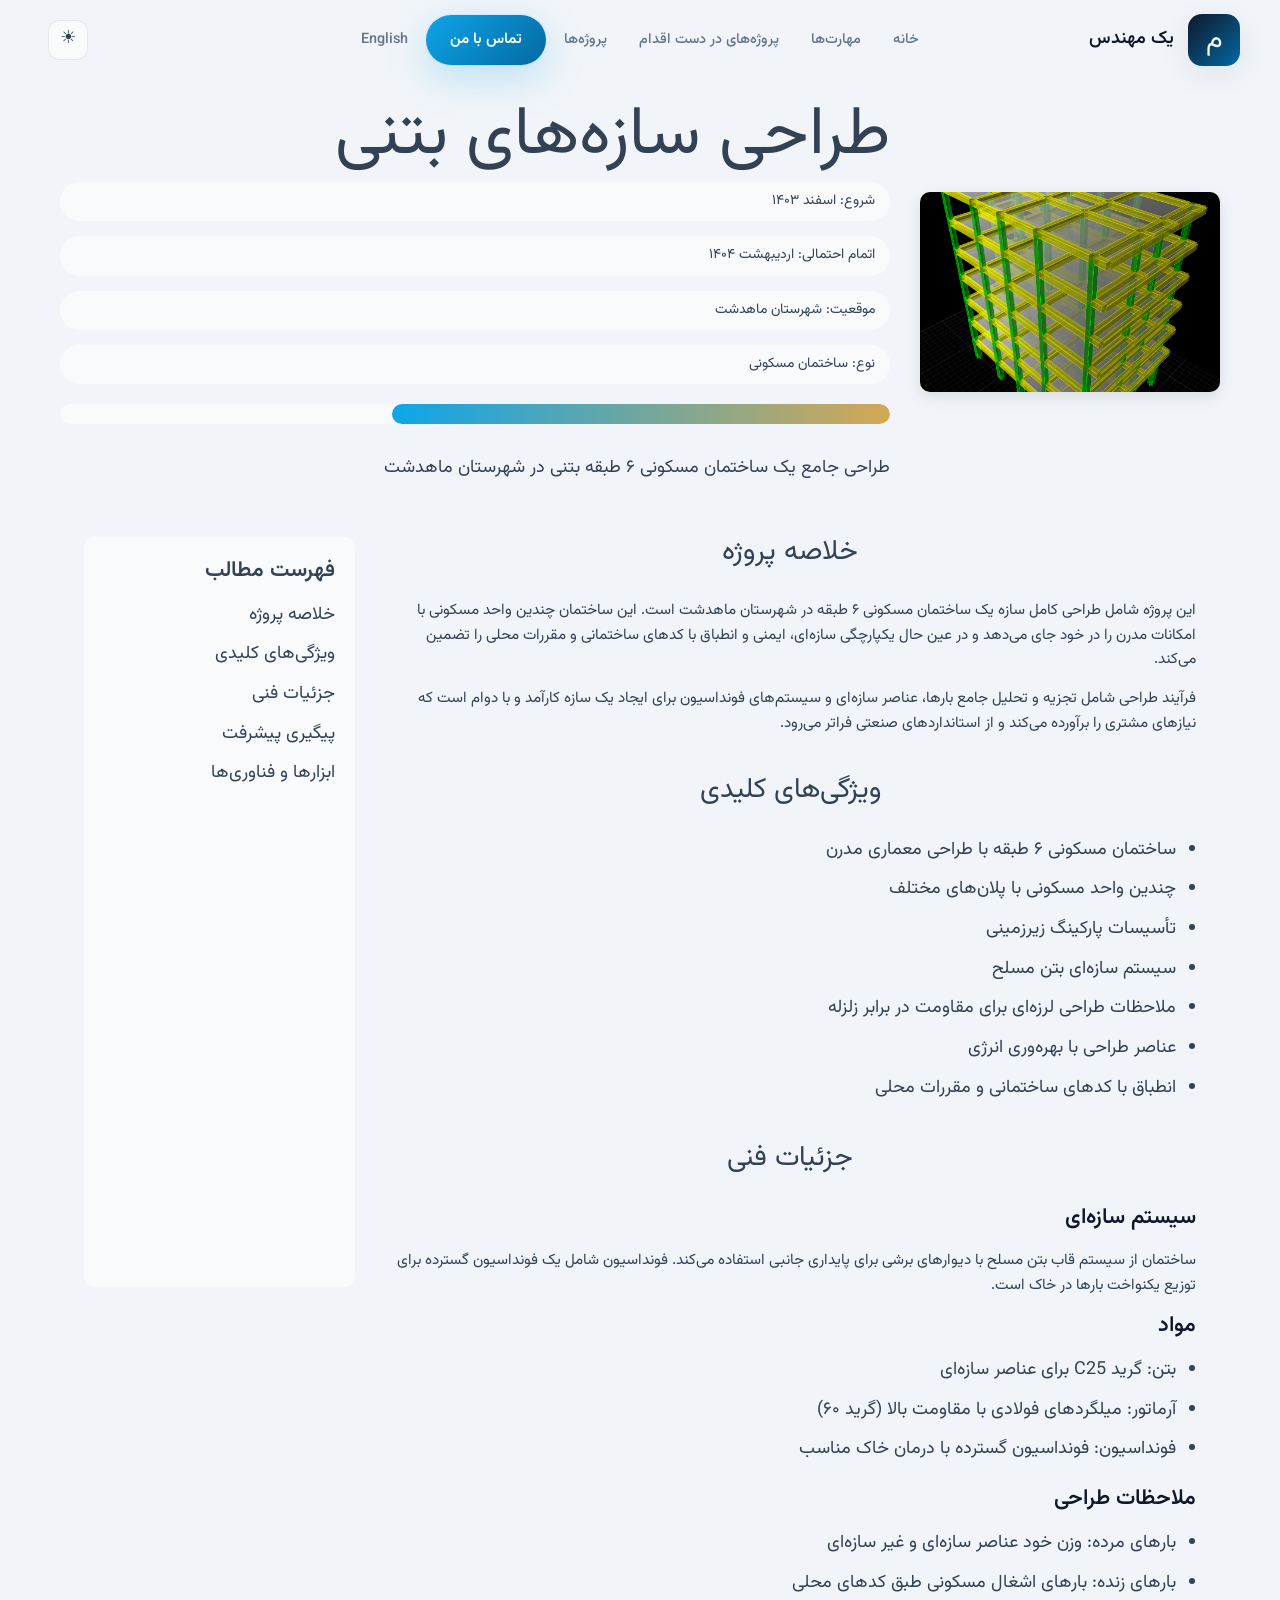
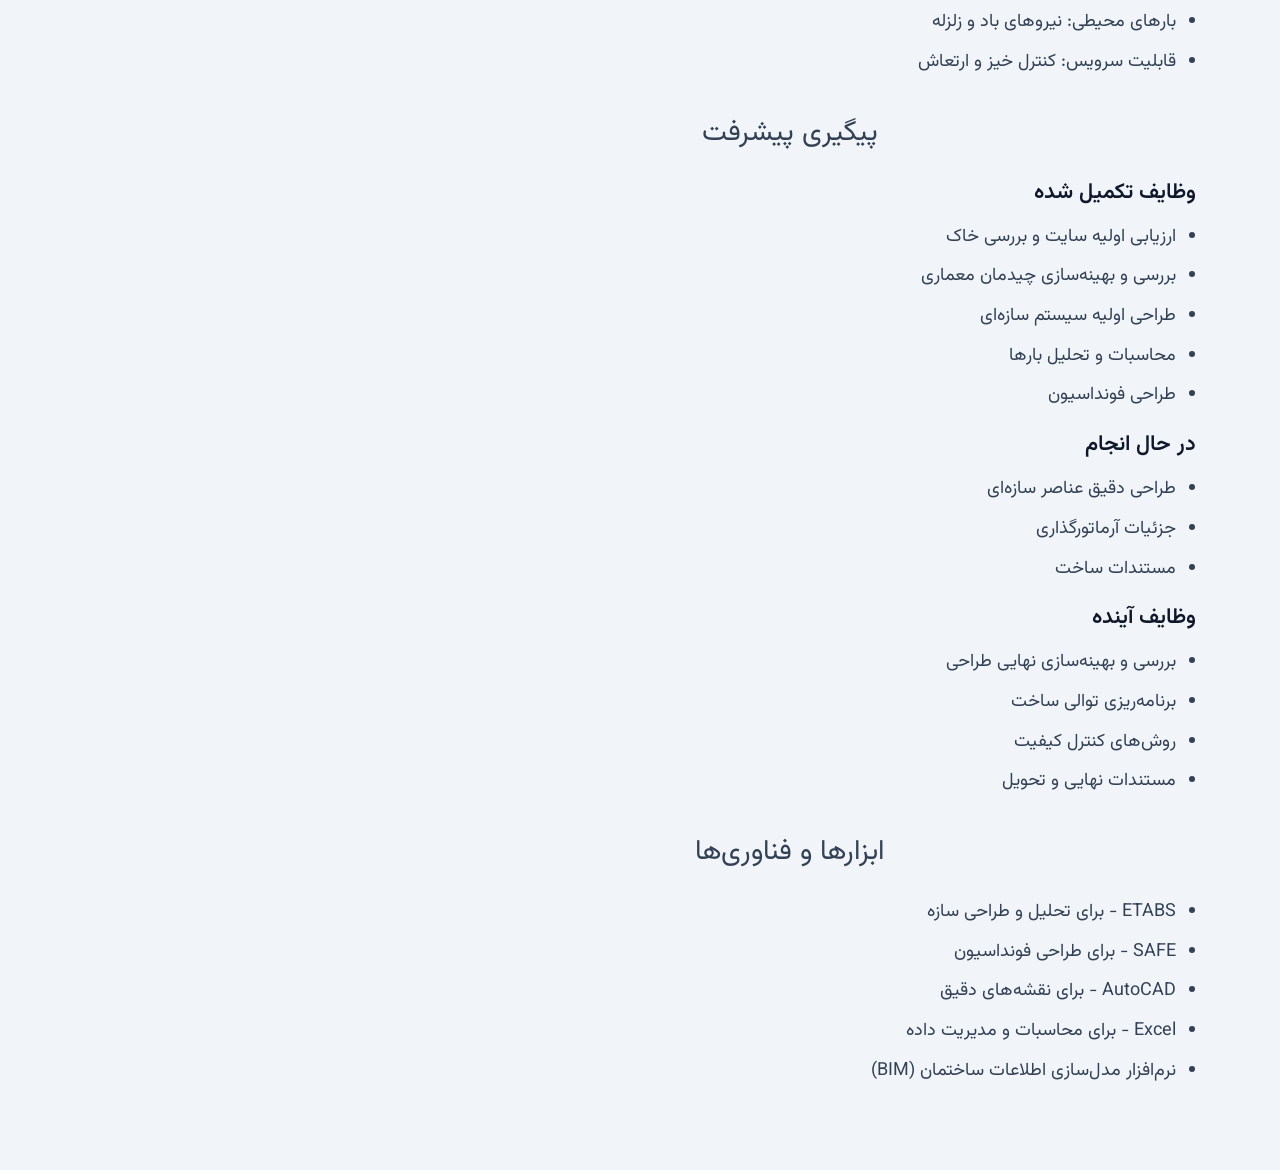
<file: projects/concrete-structures-fa.html>
<!DOCTYPE html>
<html lang="fa" dir="rtl">
  <head>
    <meta charset="UTF-8" />
    <meta name="viewport" content="width=device-width, initial-scale=1.0" />
    <title>طراحی سازه‌های بتنی | مهدی حصاری</title>
    <meta
      name="description"
      content="پروژه جاری: طراحی جامع ساختمان مسکونی ۶ طبقه بتنی در ماهدشت توسط مهدی حصاری."
    />
    <meta name="author" content="مهدی حصاری" />
    <meta name="robots" content="index, follow" />
    <meta name="theme-color" content="#0ea5e9" />
    <link
      rel="canonical"
      href="https://mahdi-4343.github.io/Portfolio/projects/concrete-structures-fa.html"
    />
    <link
      rel="alternate"
      hreflang="en"
      href="https://mahdi-4343.github.io/Portfolio/projects/concrete-structures.html"
    />
    <link
      rel="alternate"
      hreflang="fa"
      href="https://mahdi-4343.github.io/Portfolio/projects/concrete-structures-fa.html"
    />
    <meta property="og:type" content="article" />
    <meta property="og:locale" content="fa_IR" />
    <meta property="og:title" content="طراحی سازه‌های بتنی | مهدی حصاری" />
    <meta
      property="og:description"
      content="طراحی ساختمان مسکونی ۶ طبقه بتنی در ماهدشت."
    />
    <meta
      property="og:url"
      content="https://mahdi-4343.github.io/Portfolio/projects/concrete-structures-fa.html"
    />
    <meta
      property="og:image"
      content="https://mahdi-4343.github.io/Portfolio/Images/Project/6%20Story.png"
    />
    <meta name="twitter:card" content="summary_large_image" />
    <link rel="icon" type="image/png" href="../Images/Mahdi.png" />
    <link rel="preconnect" href="https://fonts.googleapis.com" />
    <link rel="preconnect" href="https://fonts.gstatic.com" crossorigin />
    <link
      href="https://fonts.googleapis.com/css2?family=Open+Sans:ital,wght@0,300..800;1,300..800&family=Vazirmatn:wght@100..900&display=swap"
      rel="stylesheet"
    />
    <link rel="stylesheet" href="../Style-fa.css" />
    <script src="../Scripts.js"></script>
    <script src="../theme.js"></script>
    <script type="application/ld+json">
      {
        "@context": "https://schema.org",
        "@type": "CreativeWork",
        "name": "طراحی سازه‌های بتنی",
        "description": "طراحی جامع یک ساختمان مسکونی ۶ طبقه بتنی در شهرستان ماهدشت.",
        "url": "https://mahdi-4343.github.io/Portfolio/projects/concrete-structures-fa.html",
        "creator": { "@type": "Person", "name": "مهدی حصاری" },
        "inLanguage": "fa"
      }
    </script>
    <style>
      .project-container {
        max-width: 1200px;
        margin: 0 auto;
        padding: 20px;
      }

      .project-header {
        display: flex;
        align-items: center;
        margin-bottom: 30px;
        flex-wrap: wrap;
      }

      .project-image {
        width: 300px;
        height: 200px;
        object-fit: cover;
        border-radius: 10px;
        margin-left: 30px;
        box-shadow: 0 5px 15px rgba(0, 0, 0, 0.1);
      }

      .project-title {
        flex: 1;
      }

      .project-title h1 {
        margin-bottom: 10px;
        color: var(--text-color);
      }

      .project-meta {
        display: flex;
        flex-wrap: wrap;
        gap: 15px;
        margin-bottom: 20px;
      }

      .meta-item {
        background-color: var(--base-100);
        padding: 8px 15px;
        border-radius: 20px;
        font-size: 14px;
        color: var(--text-color);
      }

      .progress-bar {
        width: 100%;
        height: 20px;
        background-color: var(--base-100);
        border-radius: 10px;
        overflow: hidden;
        margin-bottom: 30px;
      }

      .progress-fill {
        height: 100%;
        background-color: var(--blue);
        width: 60%;
        border-radius: 10px;
        transition: width 0.5s ease;
      }

      .project-content {
        display: grid;
        grid-template-columns: 3fr 1fr;
        gap: 30px;
      }

      .content-section {
        margin-bottom: 40px;
      }

      .content-section h2 {
        font-size: 28px;
        margin-bottom: 20px;
        color: var(--text-color);
        border-bottom: 2px solid var(--blue);
        padding-bottom: 10px;
      }

      .content-section p {
        margin-bottom: 15px;
        line-height: 1.6;
      }

      .content-section ul {
        margin-bottom: 20px;
        padding-right: 20px;
      }

      .content-section li {
        margin-bottom: 10px;
      }

      .table-of-contents {
        background-color: var(--base-100);
        padding: 20px;
        border-radius: 10px;
        position: sticky;
        top: 100px;
        max-height: calc(100vh - 150px);
        overflow-y: auto;
      }

      .table-of-contents h3 {
        margin-bottom: 15px;
        color: var(--text-color);
      }

      .table-of-contents ul {
        list-style-type: none;
        padding: 0;
      }

      .table-of-contents li {
        margin-bottom: 10px;
      }

      .table-of-contents a {
        color: var(--text-color);
        text-decoration: none;
        transition: color 0.3s ease;
      }

      .table-of-contents a:hover {
        color: var(--blue);
      }

      .back-to-top {
        position: fixed;
        bottom: 30px;
        left: 30px;
        width: 50px;
        height: 50px;
        background-color: var(--blue);
        color: white;
        border-radius: 50%;
        display: flex;
        align-items: center;
        justify-content: center;
        cursor: pointer;
        opacity: 0;
        visibility: hidden;
        transition: all 0.3s ease;
        z-index: 1000;
      }

      .back-to-top.visible {
        opacity: 1;
        visibility: visible;
      }

      .back-to-top:hover {
        background-color: var(--blue-800);
        transform: translateY(-5px);
      }

      @media (max-width: 768px) {
        .project-header {
          flex-direction: column;
          align-items: flex-start;
        }

        .project-image {
          width: 100%;
          height: 250px;
          margin-left: 0;
          margin-bottom: 20px;
        }

        .project-content {
          grid-template-columns: 1fr;
        }

        .table-of-contents {
          position: static;
          margin-bottom: 30px;
        }
      }
    </style>
  </head>
  <body>
    <header>
      <a href="../index-fa.html" class="logo-holder">
        <div class="logo">م</div>
        <div class="logo-text">یک مهندس</div>
      </a>
      <nav>
        <ul id="menu">
          <li><a href="../index-fa.html">خانه</a></li>
          <li><a href="../index-fa.html#skills">مهارت‌ها</a></li>
          <li>
            <a href="../index-fa.html#ongoing-projects"
              >پروژه‌های در دست اقدام</a
            >
          </li>
          <li><a href="../index-fa.html#Projects">پروژه‌ها</a></li>
          <li>
            <a href="../Profile-card/index1-fa.html" class="button"
              >تماس با من</a
            >
          </li>
          <li><a href="../index.html">English</a></li>
        </ul>
      </nav>
      <div class="header-actions">
        <div class="theme-switch-wrapper">
          <label class="theme-switch">
            <input type="checkbox" onchange="toggleTheme()" />
            <div class="theme-icon sun-icon">☀️</div>
            <div class="theme-icon moon-icon">🌙</div>
          </label>
        </div>
        <a href="#" class="mobile-toggle" onclick="toggleMoblieMenu();">
          <svg
            class="w-6 h-6 text-gray-800 dark:text-white"
            aria-hidden="true"
            xmlns="http://www.w3.org/2000/svg"
            width="24"
            height="24"
            fill="none"
            viewBox="0 0 24 24"
          >
            <path
              stroke="currentColor"
              stroke-linecap="round"
              stroke-width="2"
              d="M5 7h14M5 12h14M5 17h10"
            ></path>
          </svg>
        </a>
      </div>
    </header>

    <main>
      <div class="project-container">
        <div class="project-header">
          <img
            src="../Images/Project/6 Story.png"
            alt="طراحی سازه‌های بتنی"
            class="project-image"
          />
          <div class="project-title">
            <h1>طراحی سازه‌های بتنی</h1>
            <div class="project-meta">
              <span class="meta-item">شروع: اسفند ۱۴۰۳</span>
              <span class="meta-item">اتمام احتمالی: اردیبهشت ۱۴۰۴</span>
              <span class="meta-item">موقعیت: شهرستان ماهدشت</span>
              <span class="meta-item">نوع: ساختمان مسکونی</span>
            </div>
            <div class="progress-bar">
              <div class="progress-fill"></div>
            </div>
            <p>طراحی جامع یک ساختمان مسکونی ۶ طبقه بتنی در شهرستان ماهدشت</p>
          </div>
        </div>

        <div class="project-content">
          <div class="main-content">
            <div class="content-section" id="overview">
              <h2>خلاصه پروژه</h2>
              <p>
                این پروژه شامل طراحی کامل سازه یک ساختمان مسکونی ۶ طبقه در
                شهرستان ماهدشت است. این ساختمان چندین واحد مسکونی با امکانات
                مدرن را در خود جای می‌دهد و در عین حال یکپارچگی سازه‌ای، ایمنی و
                انطباق با کدهای ساختمانی و مقررات محلی را تضمین می‌کند.
              </p>
              <p>
                فرآیند طراحی شامل تجزیه و تحلیل جامع بارها، عناصر سازه‌ای و
                سیستم‌های فونداسیون برای ایجاد یک سازه کارآمد و با دوام است که
                نیازهای مشتری را برآورده می‌کند و از استانداردهای صنعتی فراتر
                می‌رود.
              </p>
            </div>

            <div class="content-section" id="key-features">
              <h2>ویژگی‌های کلیدی</h2>
              <ul>
                <li>ساختمان مسکونی ۶ طبقه با طراحی معماری مدرن</li>
                <li>چندین واحد مسکونی با پلان‌های مختلف</li>
                <li>تأسیسات پارکینگ زیرزمینی</li>
                <li>سیستم سازه‌ای بتن مسلح</li>
                <li>ملاحظات طراحی لرزه‌ای برای مقاومت در برابر زلزله</li>
                <li>عناصر طراحی با بهره‌وری انرژی</li>
                <li>انطباق با کدهای ساختمانی و مقررات محلی</li>
              </ul>
            </div>

            <div class="content-section" id="technical-details">
              <h2>جزئیات فنی</h2>
              <h3>سیستم سازه‌ای</h3>
              <p>
                ساختمان از سیستم قاب بتن مسلح با دیوارهای برشی برای پایداری
                جانبی استفاده می‌کند. فونداسیون شامل یک فونداسیون گسترده برای
                توزیع یکنواخت بارها در خاک است.
              </p>

              <h3>مواد</h3>
              <ul>
                <li>بتن: گرید C25 برای عناصر سازه‌ای</li>
                <li>آرماتور: میلگردهای فولادی با مقاومت بالا (گرید ۶۰)</li>
                <li>فونداسیون: فونداسیون گسترده با درمان خاک مناسب</li>
              </ul>

              <h3>ملاحظات طراحی</h3>
              <ul>
                <li>بارهای مرده: وزن خود عناصر سازه‌ای و غیر سازه‌ای</li>
                <li>بارهای زنده: بارهای اشغال مسکونی طبق کدهای محلی</li>
                <li>بارهای محیطی: نیروهای باد و زلزله</li>
                <li>قابلیت سرویس: کنترل خیز و ارتعاش</li>
              </ul>
            </div>

            <div class="content-section" id="progress">
              <h2>پیگیری پیشرفت</h2>
              <h3>وظایف تکمیل شده</h3>
              <ul>
                <li>ارزیابی اولیه سایت و بررسی خاک</li>
                <li>بررسی و بهینه‌سازی چیدمان معماری</li>
                <li>طراحی اولیه سیستم سازه‌ای</li>
                <li>محاسبات و تحلیل بارها</li>
                <li>طراحی فونداسیون</li>
              </ul>

              <h3>در حال انجام</h3>
              <ul>
                <li>طراحی دقیق عناصر سازه‌ای</li>
                <li>جزئیات آرماتورگذاری</li>
                <li>مستندات ساخت</li>
              </ul>

              <h3>وظایف آینده</h3>
              <ul>
                <li>بررسی و بهینه‌سازی نهایی طراحی</li>
                <li>برنامه‌ریزی توالی ساخت</li>
                <li>روش‌های کنترل کیفیت</li>
                <li>مستندات نهایی و تحویل</li>
              </ul>
            </div>

            <div class="content-section" id="tools">
              <h2>ابزارها و فناوری‌ها</h2>
              <ul>
                <li>ETABS - برای تحلیل و طراحی سازه</li>
                <li>SAFE - برای طراحی فونداسیون</li>
                <li>AutoCAD - برای نقشه‌های دقیق</li>
                <li>Excel - برای محاسبات و مدیریت داده</li>
                <li>نرم‌افزار مدل‌سازی اطلاعات ساختمان (BIM)</li>
              </ul>
            </div>
          </div>

          <div class="table-of-contents">
            <h3>فهرست مطالب</h3>
            <ul>
              <li><a href="#overview">خلاصه پروژه</a></li>
              <li><a href="#key-features">ویژگی‌های کلیدی</a></li>
              <li><a href="#technical-details">جزئیات فنی</a></li>
              <li><a href="#progress">پیگیری پیشرفت</a></li>
              <li><a href="#tools">ابزارها و فناوری‌ها</a></li>
            </ul>
          </div>
        </div>
      </div>
    </main>

    <div class="back-to-top" id="backToTop">↑</div>

    <script>
      // Back to top button functionality
      const backToTopButton = document.getElementById("backToTop");

      window.addEventListener("scroll", () => {
        if (window.scrollY > 300) {
          backToTopButton.classList.add("visible");
        } else {
          backToTopButton.classList.remove("visible");
        }
      });

      backToTopButton.addEventListener("click", () => {
        window.scrollTo({
          top: 0,
          behavior: "smooth",
        });
      });

      // Smooth scrolling for anchor links
      document.querySelectorAll('a[href^="#"]').forEach((anchor) => {
        anchor.addEventListener("click", function (e) {
          e.preventDefault();

          const targetId = this.getAttribute("href");
          const targetElement = document.querySelector(targetId);

          if (targetElement) {
            window.scrollTo({
              top: targetElement.offsetTop - 100,
              behavior: "smooth",
            });
          }
        });
      });
    </script>
  </body>
</html>
</file>
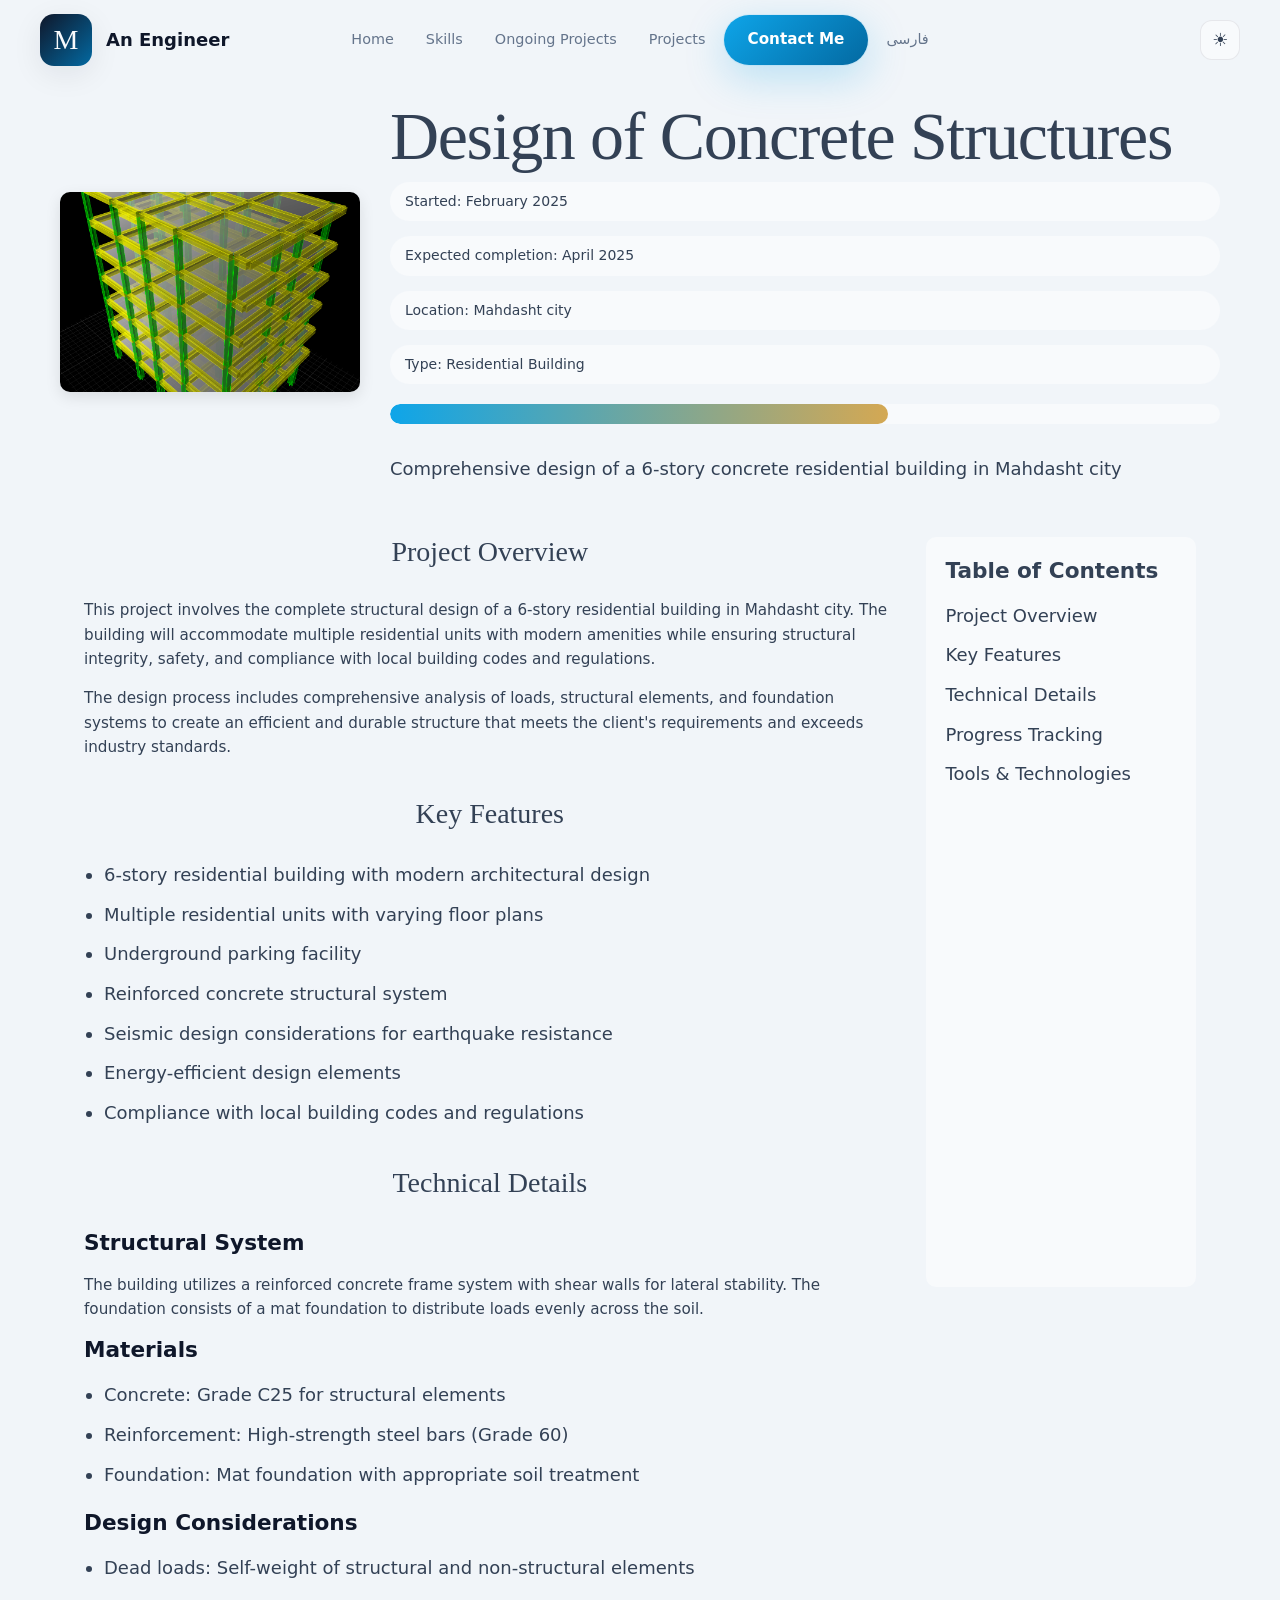
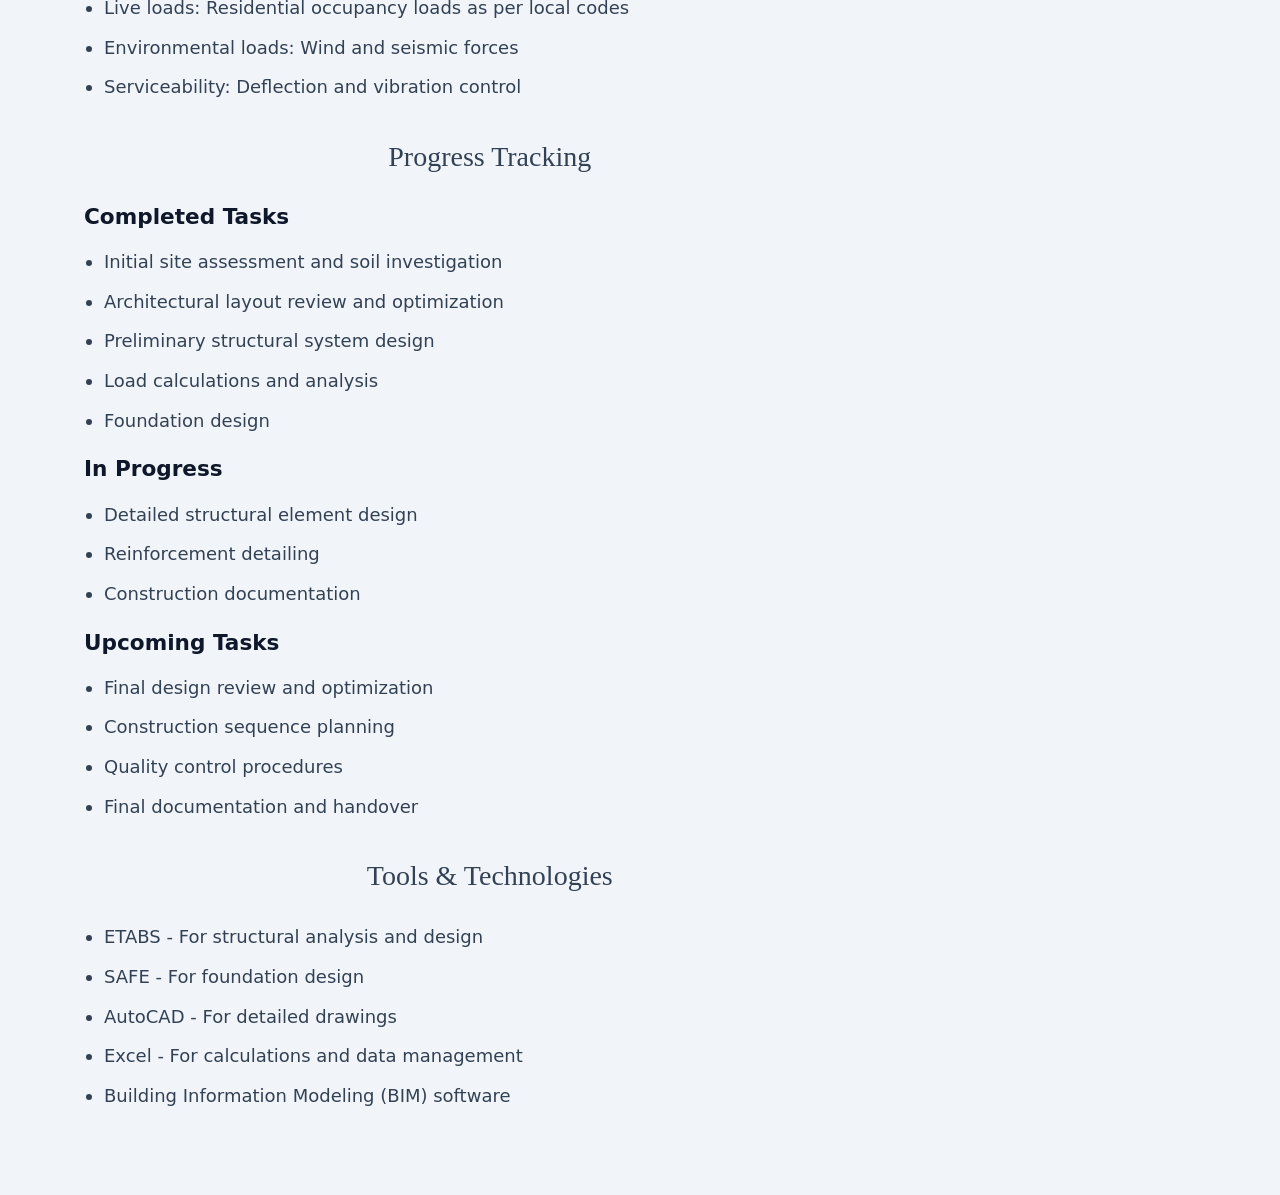
<file: projects/concrete-structures.html>
<!DOCTYPE html>
<html lang="en">
  <head>
    <meta charset="UTF-8" />
    <meta name="viewport" content="width=device-width, initial-scale=1.0" />
    <title>Design of Concrete Structures | Mahdi Hesari</title>
    <meta
      name="description"
      content="Ongoing project: comprehensive structural design of a 6-story concrete residential building in Mahdasht by Mahdi Hesari."
    />
    <meta name="author" content="Mahdi Hesari" />
    <meta name="robots" content="index, follow" />
    <meta name="theme-color" content="#0ea5e9" />
    <link
      rel="canonical"
      href="https://mahdi-4343.github.io/Portfolio/projects/concrete-structures.html"
    />
    <link
      rel="alternate"
      hreflang="en"
      href="https://mahdi-4343.github.io/Portfolio/projects/concrete-structures.html"
    />
    <link
      rel="alternate"
      hreflang="fa"
      href="https://mahdi-4343.github.io/Portfolio/projects/concrete-structures-fa.html"
    />
    <meta property="og:type" content="article" />
    <meta property="og:title" content="Design of Concrete Structures | Mahdi Hesari" />
    <meta
      property="og:description"
      content="6-story concrete residential building design project in Mahdasht."
    />
    <meta
      property="og:url"
      content="https://mahdi-4343.github.io/Portfolio/projects/concrete-structures.html"
    />
    <meta
      property="og:image"
      content="https://mahdi-4343.github.io/Portfolio/Images/Project/6%20Story.png"
    />
    <meta name="twitter:card" content="summary_large_image" />
    <link rel="icon" type="image/png" href="../Images/Mahdi.png" />
    <link rel="preconnect" href="https://fonts.googleapis.com" />
    <link rel="preconnect" href="https://fonts.gstatic.com" crossorigin />
    <link
      href="https://fonts.googleapis.com/css2?family=Open+Sans:ital,wght@0,300..800;1,300..800&display=swap"
      rel="stylesheet"
    />
    <link rel="stylesheet" href="../Style.css" />
    <script src="../Scripts.js"></script>
    <script src="../theme.js"></script>
    <script type="application/ld+json">
      {
        "@context": "https://schema.org",
        "@type": "CreativeWork",
        "name": "Design of Concrete Structures",
        "description": "Comprehensive design of a 6-story concrete residential building in Mahdasht city.",
        "url": "https://mahdi-4343.github.io/Portfolio/projects/concrete-structures.html",
        "creator": {
          "@type": "Person",
          "name": "Mahdi Hesari"
        },
        "inLanguage": "en"
      }
    </script>
    <style>
      .project-container {
        max-width: 1200px;
        margin: 0 auto;
        padding: 20px;
      }

      .project-header {
        display: flex;
        align-items: center;
        margin-bottom: 30px;
        flex-wrap: wrap;
      }

      .project-image {
        width: 300px;
        height: 200px;
        object-fit: cover;
        border-radius: 10px;
        margin-right: 30px;
        box-shadow: 0 5px 15px rgba(0, 0, 0, 0.1);
      }

      .project-title {
        flex: 1;
      }

      .project-title h1 {
        margin-bottom: 10px;
        color: var(--text-color);
      }

      .project-meta {
        display: flex;
        flex-wrap: wrap;
        gap: 15px;
        margin-bottom: 20px;
      }

      .meta-item {
        background-color: var(--base-100);
        padding: 8px 15px;
        border-radius: 20px;
        font-size: 14px;
        color: var(--text-color);
      }

      .progress-bar {
        width: 100%;
        height: 20px;
        background-color: var(--base-100);
        border-radius: 10px;
        overflow: hidden;
        margin-bottom: 30px;
      }

      .progress-fill {
        height: 100%;
        background-color: var(--blue);
        width: 60%;
        border-radius: 10px;
        transition: width 0.5s ease;
      }

      .project-content {
        display: grid;
        grid-template-columns: 3fr 1fr;
        gap: 30px;
      }

      .content-section {
        margin-bottom: 40px;
      }

      .content-section h2 {
        font-size: 28px;
        margin-bottom: 20px;
        color: var(--text-color);
        border-bottom: 2px solid var(--blue);
        padding-bottom: 10px;
      }

      .content-section p {
        margin-bottom: 15px;
        line-height: 1.6;
      }

      .content-section ul {
        margin-bottom: 20px;
        padding-left: 20px;
      }

      .content-section li {
        margin-bottom: 10px;
      }

      .table-of-contents {
        background-color: var(--base-100);
        padding: 20px;
        border-radius: 10px;
        position: sticky;
        top: 100px;
        max-height: calc(100vh - 150px);
        overflow-y: auto;
      }

      .table-of-contents h3 {
        margin-bottom: 15px;
        color: var(--text-color);
      }

      .table-of-contents ul {
        list-style-type: none;
        padding: 0;
      }

      .table-of-contents li {
        margin-bottom: 10px;
      }

      .table-of-contents a {
        color: var(--text-color);
        text-decoration: none;
        transition: color 0.3s ease;
      }

      .table-of-contents a:hover {
        color: var(--blue);
      }

      .back-to-top {
        position: fixed;
        bottom: 30px;
        right: 30px;
        width: 50px;
        height: 50px;
        background-color: var(--blue);
        color: white;
        border-radius: 50%;
        display: flex;
        align-items: center;
        justify-content: center;
        cursor: pointer;
        opacity: 0;
        visibility: hidden;
        transition: all 0.3s ease;
        z-index: 1000;
      }

      .back-to-top.visible {
        opacity: 1;
        visibility: visible;
      }

      .back-to-top:hover {
        background-color: var(--blue-800);
        transform: translateY(-5px);
      }

      @media (max-width: 768px) {
        .project-header {
          flex-direction: column;
          align-items: flex-start;
        }

        .project-image {
          width: 100%;
          height: 250px;
          margin-right: 0;
          margin-bottom: 20px;
        }

        .project-content {
          grid-template-columns: 1fr;
        }

        .table-of-contents {
          position: static;
          margin-bottom: 30px;
        }
      }
    </style>
  </head>
  <body>
    <header>
      <a href="../index.html" class="logo-holder">
        <div class="logo">M</div>
        <div class="logo-text">An Engineer</div>
      </a>
      <nav>
        <ul id="menu">
          <li><a href="../index.html">Home</a></li>
          <li><a href="../index.html#skills">Skills</a></li>
          <li><a href="../index.html#ongoing-projects">Ongoing Projects</a></li>
          <li><a href="../index.html#Projects">Projects</a></li>
          <li>
            <a href="../Profile-card/index1.html" class="button">Contact Me</a>
          </li>
          <li><a href="../index-fa.html">فارسی</a></li>
        </ul>
      </nav>
      <div class="header-actions">
        <div class="theme-switch-wrapper">
          <label class="theme-switch">
            <input type="checkbox" onchange="toggleTheme()" />
            <div class="theme-icon sun-icon">☀️</div>
            <div class="theme-icon moon-icon">🌙</div>
          </label>
        </div>
        <a href="#" class="mobile-toggle" onclick="toggleMoblieMenu();">
          <svg
            class="w-6 h-6 text-gray-800 dark:text-white"
            aria-hidden="true"
            xmlns="http://www.w3.org/2000/svg"
            width="24"
            height="24"
            fill="none"
            viewBox="0 0 24 24"
          >
            <path
              stroke="currentColor"
              stroke-linecap="round"
              stroke-width="2"
              d="M5 7h14M5 12h14M5 17h10"
            ></path>
          </svg>
        </a>
      </div>
    </header>

    <main>
      <div class="project-container">
        <div class="project-header">
          <img
            src="../Images/Project/6 Story.png"
            alt="Design of Concrete Structures"
            class="project-image"
          />
          <div class="project-title">
            <h1>Design of Concrete Structures</h1>
            <div class="project-meta">
              <span class="meta-item">Started: February 2025</span>
              <span class="meta-item">Expected completion: April 2025</span>
              <span class="meta-item">Location: Mahdasht city</span>
              <span class="meta-item">Type: Residential Building</span>
            </div>
            <div class="progress-bar">
              <div class="progress-fill"></div>
            </div>
            <p>
              Comprehensive design of a 6-story concrete residential building in
              Mahdasht city
            </p>
          </div>
        </div>

        <div class="project-content">
          <div class="main-content">
            <div class="content-section" id="overview">
              <h2>Project Overview</h2>
              <p>
                This project involves the complete structural design of a
                6-story residential building in Mahdasht city. The building will
                accommodate multiple residential units with modern amenities
                while ensuring structural integrity, safety, and compliance with
                local building codes and regulations.
              </p>
              <p>
                The design process includes comprehensive analysis of loads,
                structural elements, and foundation systems to create an
                efficient and durable structure that meets the client's
                requirements and exceeds industry standards.
              </p>
            </div>

            <div class="content-section" id="key-features">
              <h2>Key Features</h2>
              <ul>
                <li>
                  6-story residential building with modern architectural design
                </li>
                <li>Multiple residential units with varying floor plans</li>
                <li>Underground parking facility</li>
                <li>Reinforced concrete structural system</li>
                <li>Seismic design considerations for earthquake resistance</li>
                <li>Energy-efficient design elements</li>
                <li>Compliance with local building codes and regulations</li>
              </ul>
            </div>

            <div class="content-section" id="technical-details">
              <h2>Technical Details</h2>
              <h3>Structural System</h3>
              <p>
                The building utilizes a reinforced concrete frame system with
                shear walls for lateral stability. The foundation consists of a
                mat foundation to distribute loads evenly across the soil.
              </p>

              <h3>Materials</h3>
              <ul>
                <li>Concrete: Grade C25 for structural elements</li>
                <li>Reinforcement: High-strength steel bars (Grade 60)</li>
                <li>
                  Foundation: Mat foundation with appropriate soil treatment
                </li>
              </ul>

              <h3>Design Considerations</h3>
              <ul>
                <li>
                  Dead loads: Self-weight of structural and non-structural
                  elements
                </li>
                <li>
                  Live loads: Residential occupancy loads as per local codes
                </li>
                <li>Environmental loads: Wind and seismic forces</li>
                <li>Serviceability: Deflection and vibration control</li>
              </ul>
            </div>

            <div class="content-section" id="progress">
              <h2>Progress Tracking</h2>
              <h3>Completed Tasks</h3>
              <ul>
                <li>Initial site assessment and soil investigation</li>
                <li>Architectural layout review and optimization</li>
                <li>Preliminary structural system design</li>
                <li>Load calculations and analysis</li>
                <li>Foundation design</li>
              </ul>

              <h3>In Progress</h3>
              <ul>
                <li>Detailed structural element design</li>
                <li>Reinforcement detailing</li>
                <li>Construction documentation</li>
              </ul>

              <h3>Upcoming Tasks</h3>
              <ul>
                <li>Final design review and optimization</li>
                <li>Construction sequence planning</li>
                <li>Quality control procedures</li>
                <li>Final documentation and handover</li>
              </ul>
            </div>

            <div class="content-section" id="tools">
              <h2>Tools & Technologies</h2>
              <ul>
                <li>ETABS - For structural analysis and design</li>
                <li>SAFE - For foundation design</li>
                <li>AutoCAD - For detailed drawings</li>
                <li>Excel - For calculations and data management</li>
                <li>Building Information Modeling (BIM) software</li>
              </ul>
            </div>
          </div>

          <div class="table-of-contents">
            <h3>Table of Contents</h3>
            <ul>
              <li><a href="#overview">Project Overview</a></li>
              <li><a href="#key-features">Key Features</a></li>
              <li><a href="#technical-details">Technical Details</a></li>
              <li><a href="#progress">Progress Tracking</a></li>
              <li><a href="#tools">Tools & Technologies</a></li>
            </ul>
          </div>
        </div>
      </div>
    </main>

    <div class="back-to-top" id="backToTop">↑</div>

    <script>
      // Back to top button functionality
      const backToTopButton = document.getElementById("backToTop");

      window.addEventListener("scroll", () => {
        if (window.scrollY > 300) {
          backToTopButton.classList.add("visible");
        } else {
          backToTopButton.classList.remove("visible");
        }
      });

      backToTopButton.addEventListener("click", () => {
        window.scrollTo({
          top: 0,
          behavior: "smooth",
        });
      });

      // Smooth scrolling for anchor links
      document.querySelectorAll('a[href^="#"]').forEach((anchor) => {
        anchor.addEventListener("click", function (e) {
          e.preventDefault();

          const targetId = this.getAttribute("href");
          const targetElement = document.querySelector(targetId);

          if (targetElement) {
            window.scrollTo({
              top: targetElement.offsetTop - 100,
              behavior: "smooth",
            });
          }
        });
      });
    </script>
  </body>
</html>
</file>
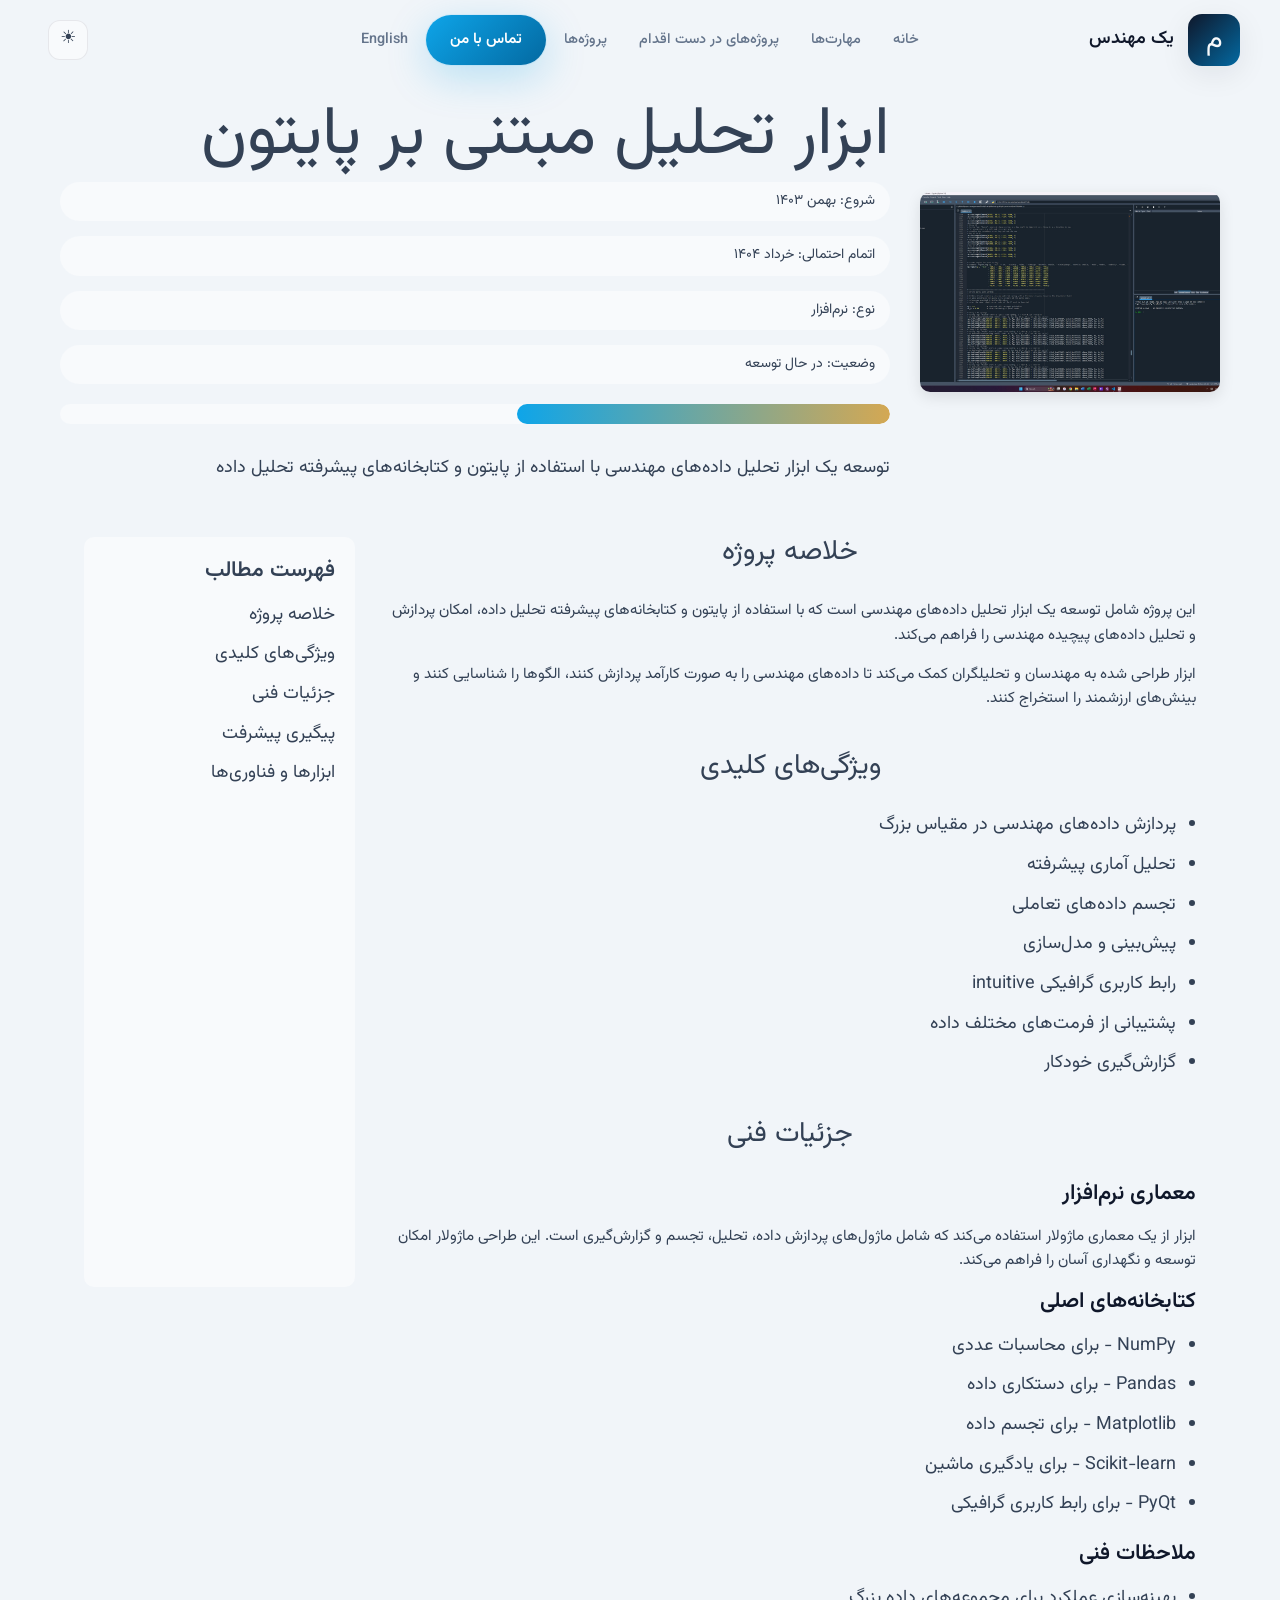
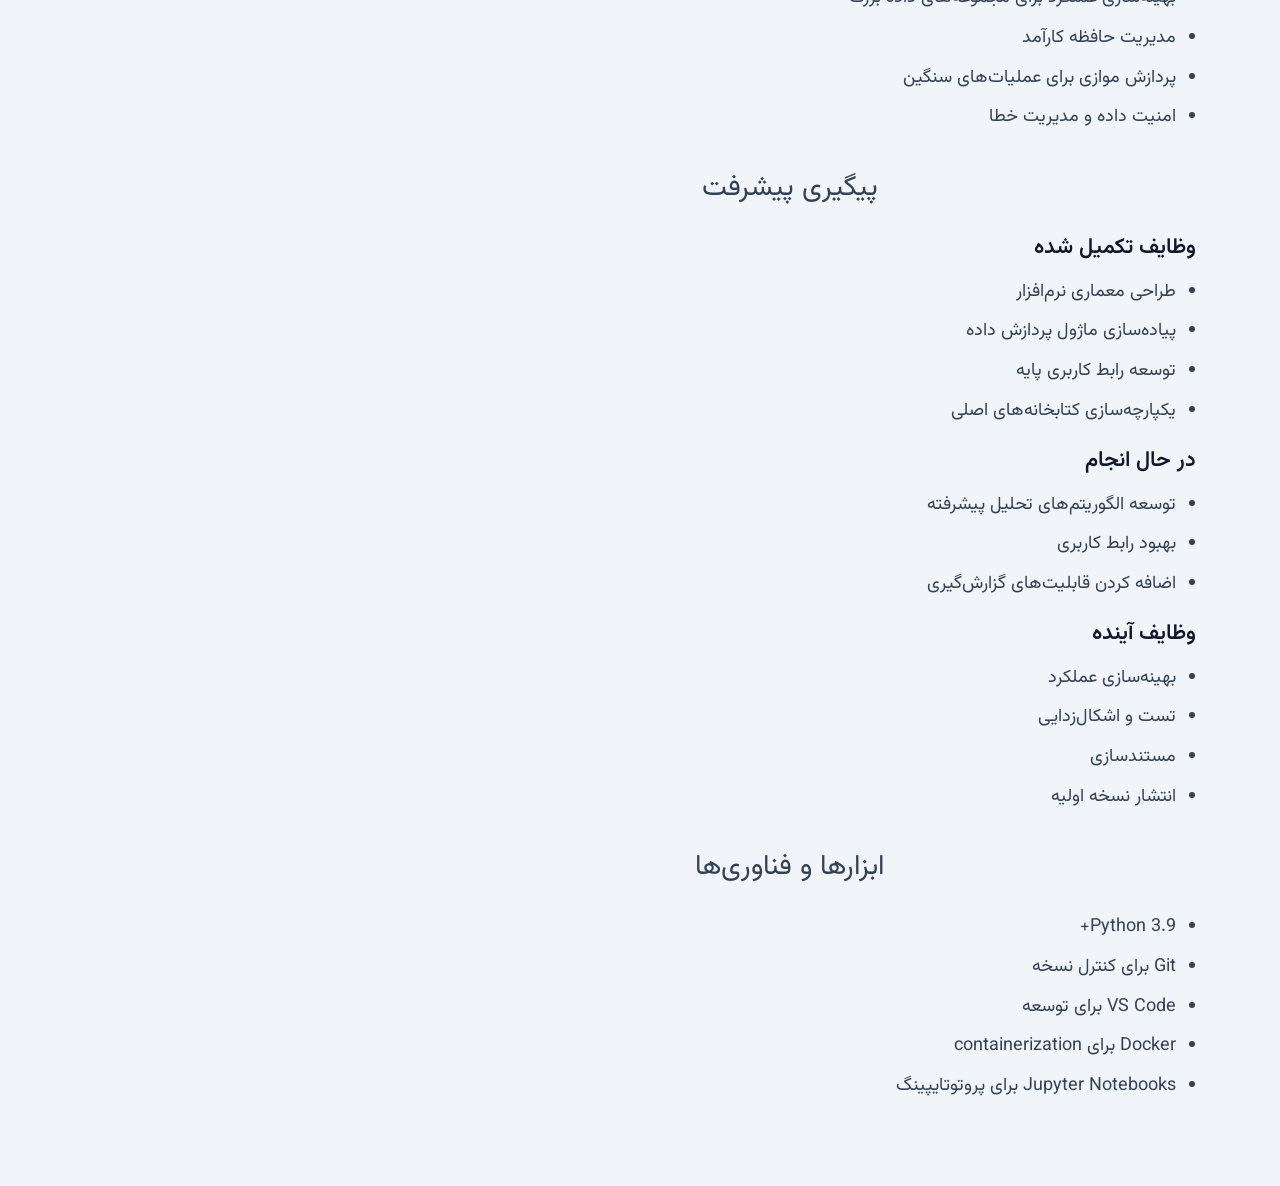
<file: projects/data-analysis-fa.html>
<!DOCTYPE html>
<html lang="fa" dir="rtl">
  <head>
    <meta charset="UTF-8" />
    <meta name="viewport" content="width=device-width, initial-scale=1.0" />
    <title>ابزار تحلیل مبتنی بر پایتون | مهدی حصاری</title>
    <meta
      name="description"
      content="پروژه جاری: ابزار وب مبتنی بر پایتون برای محاسبات سریع مهندسی سازه توسط مهدی حصاری."
    />
    <meta name="author" content="مهدی حصاری" />
    <meta name="robots" content="index, follow" />
    <meta name="theme-color" content="#0ea5e9" />
    <link
      rel="canonical"
      href="https://mahdi-4343.github.io/Portfolio/projects/data-analysis-fa.html"
    />
    <link
      rel="alternate"
      hreflang="en"
      href="https://mahdi-4343.github.io/Portfolio/projects/data-analysis.html"
    />
    <link
      rel="alternate"
      hreflang="fa"
      href="https://mahdi-4343.github.io/Portfolio/projects/data-analysis-fa.html"
    />
    <meta property="og:type" content="article" />
    <meta property="og:locale" content="fa_IR" />
    <meta property="og:title" content="ابزار تحلیل مبتنی بر پایتون | مهدی حصاری" />
    <meta
      property="og:description"
      content="ابزار وب برای محاسبات سریع مهندسان سازه."
    />
    <meta
      property="og:url"
      content="https://mahdi-4343.github.io/Portfolio/projects/data-analysis-fa.html"
    />
    <meta
      property="og:image"
      content="https://mahdi-4343.github.io/Portfolio/Images/Project/coding.jpg"
    />
    <meta name="twitter:card" content="summary_large_image" />
    <link rel="icon" type="image/png" href="../Images/Mahdi.png" />
    <link rel="preconnect" href="https://fonts.googleapis.com" />
    <link rel="preconnect" href="https://fonts.gstatic.com" crossorigin />
    <link
      href="https://fonts.googleapis.com/css2?family=Open+Sans:ital,wght@0,300..800;1,300..800&family=Vazirmatn:wght@100..900&display=swap"
      rel="stylesheet"
    />
    <link rel="stylesheet" href="../Style-fa.css" />
    <script src="../Scripts.js"></script>
    <script src="../theme.js"></script>
    <script type="application/ld+json">
      {
        "@context": "https://schema.org",
        "@type": "SoftwareApplication",
        "name": "ابزار تحلیل مبتنی بر پایتون",
        "applicationCategory": "EngineeringApplication",
        "description": "ابزار وب برای محاسبات و تحلیل‌های سریع مهندسی سازه.",
        "url": "https://mahdi-4343.github.io/Portfolio/projects/data-analysis-fa.html",
        "author": { "@type": "Person", "name": "مهدی حصاری" },
        "inLanguage": "fa"
      }
    </script>
    <style>
      .project-container {
        max-width: 1200px;
        margin: 0 auto;
        padding: 20px;
      }

      .project-header {
        display: flex;
        align-items: center;
        margin-bottom: 30px;
        flex-wrap: wrap;
      }

      .project-image {
        width: 300px;
        height: 200px;
        object-fit: cover;
        border-radius: 10px;
        margin-left: 30px;
        box-shadow: 0 5px 15px rgba(0, 0, 0, 0.1);
      }

      .project-title {
        flex: 1;
      }

      .project-title h1 {
        margin-bottom: 10px;
        color: var(--text-color);
      }

      .project-meta {
        display: flex;
        flex-wrap: wrap;
        gap: 15px;
        margin-bottom: 20px;
      }

      .meta-item {
        background-color: var(--base-100);
        padding: 8px 15px;
        border-radius: 20px;
        font-size: 14px;
        color: var(--text-color);
      }

      .progress-bar {
        width: 100%;
        height: 20px;
        background-color: var(--base-100);
        border-radius: 10px;
        overflow: hidden;
        margin-bottom: 30px;
      }

      .progress-fill {
        height: 100%;
        background-color: var(--blue);
        width: 45%;
        border-radius: 10px;
        transition: width 0.5s ease;
      }

      .project-content {
        display: grid;
        grid-template-columns: 3fr 1fr;
        gap: 30px;
      }

      .content-section {
        margin-bottom: 40px;
      }

      .content-section h2 {
        font-size: 28px;
        margin-bottom: 20px;
        color: var(--text-color);
        border-bottom: 2px solid var(--blue);
        padding-bottom: 10px;
      }

      .content-section p {
        margin-bottom: 15px;
        line-height: 1.6;
      }

      .content-section ul {
        margin-bottom: 20px;
        padding-right: 20px;
      }

      .content-section li {
        margin-bottom: 10px;
      }

      .table-of-contents {
        background-color: var(--base-100);
        padding: 20px;
        border-radius: 10px;
        position: sticky;
        top: 100px;
        max-height: calc(100vh - 150px);
        overflow-y: auto;
      }

      .table-of-contents h3 {
        margin-bottom: 15px;
        color: var(--text-color);
      }

      .table-of-contents ul {
        list-style-type: none;
        padding: 0;
      }

      .table-of-contents li {
        margin-bottom: 10px;
      }

      .table-of-contents a {
        color: var(--text-color);
        text-decoration: none;
        transition: color 0.3s ease;
      }

      .table-of-contents a:hover {
        color: var(--blue);
      }

      .back-to-top {
        position: fixed;
        bottom: 30px;
        left: 30px;
        width: 50px;
        height: 50px;
        background-color: var(--blue);
        color: white;
        border-radius: 50%;
        display: flex;
        align-items: center;
        justify-content: center;
        cursor: pointer;
        opacity: 0;
        visibility: hidden;
        transition: all 0.3s ease;
        z-index: 1000;
      }

      .back-to-top.visible {
        opacity: 1;
        visibility: visible;
      }

      .back-to-top:hover {
        background-color: var(--blue-800);
        transform: translateY(-5px);
      }

      @media (max-width: 768px) {
        .project-header {
          flex-direction: column;
          align-items: flex-start;
        }

        .project-image {
          width: 100%;
          height: 250px;
          margin-left: 0;
          margin-bottom: 20px;
        }

        .project-content {
          grid-template-columns: 1fr;
        }

        .table-of-contents {
          position: static;
          margin-bottom: 30px;
        }
      }
    </style>
  </head>
  <body>
    <header>
      <a href="../index-fa.html" class="logo-holder">
        <div class="logo">م</div>
        <div class="logo-text">یک مهندس</div>
      </a>
      <nav>
        <ul id="menu">
          <li><a href="../index-fa.html">خانه</a></li>
          <li><a href="../index-fa.html#skills">مهارت‌ها</a></li>
          <li>
            <a href="../index-fa.html#ongoing-projects"
              >پروژه‌های در دست اقدام</a
            >
          </li>
          <li><a href="../index-fa.html#Projects">پروژه‌ها</a></li>
          <li>
            <a href="../Profile-card/index1-fa.html" class="button"
              >تماس با من</a
            >
          </li>
          <li><a href="../index.html">English</a></li>
        </ul>
      </nav>
      <div class="header-actions">
        <div class="theme-switch-wrapper">
          <label class="theme-switch">
            <input type="checkbox" onchange="toggleTheme()" />
            <div class="theme-icon sun-icon">☀️</div>
            <div class="theme-icon moon-icon">🌙</div>
          </label>
        </div>
        <a href="#" class="mobile-toggle" onclick="toggleMoblieMenu();">
          <svg
            class="w-6 h-6 text-gray-800 dark:text-white"
            aria-hidden="true"
            xmlns="http://www.w3.org/2000/svg"
            width="24"
            height="24"
            fill="none"
            viewBox="0 0 24 24"
          >
            <path
              stroke="currentColor"
              stroke-linecap="round"
              stroke-width="2"
              d="M5 7h14M5 12h14M5 17h10"
            ></path>
          </svg>
        </a>
      </div>
    </header>

    <main>
      <div class="project-container">
        <div class="project-header">
          <img
            src="../Images/Project/coding.jpg"
            alt="ابزار تحلیل مبتنی بر پایتون"
            class="project-image"
          />
          <div class="project-title">
            <h1>ابزار تحلیل مبتنی بر پایتون</h1>
            <div class="project-meta">
              <span class="meta-item">شروع: بهمن ۱۴۰۳</span>
              <span class="meta-item">اتمام احتمالی: خرداد ۱۴۰۴</span>
              <span class="meta-item">نوع: نرم‌افزار</span>
              <span class="meta-item">وضعیت: در حال توسعه</span>
            </div>
            <div class="progress-bar">
              <div class="progress-fill"></div>
            </div>
            <p>
              توسعه یک ابزار تحلیل داده‌های مهندسی با استفاده از پایتون و
              کتابخانه‌های پیشرفته تحلیل داده
            </p>
          </div>
        </div>

        <div class="project-content">
          <div class="main-content">
            <div class="content-section" id="overview">
              <h2>خلاصه پروژه</h2>
              <p>
                این پروژه شامل توسعه یک ابزار تحلیل داده‌های مهندسی است که با
                استفاده از پایتون و کتابخانه‌های پیشرفته تحلیل داده، امکان
                پردازش و تحلیل داده‌های پیچیده مهندسی را فراهم می‌کند.
              </p>
              <p>
                ابزار طراحی شده به مهندسان و تحلیلگران کمک می‌کند تا داده‌های
                مهندسی را به صورت کارآمد پردازش کنند، الگوها را شناسایی کنند و
                بینش‌های ارزشمند را استخراج کنند.
              </p>
            </div>

            <div class="content-section" id="key-features">
              <h2>ویژگی‌های کلیدی</h2>
              <ul>
                <li>پردازش داده‌های مهندسی در مقیاس بزرگ</li>
                <li>تحلیل آماری پیشرفته</li>
                <li>تجسم داده‌های تعاملی</li>
                <li>پیش‌بینی و مدل‌سازی</li>
                <li>رابط کاربری گرافیکی intuitive</li>
                <li>پشتیبانی از فرمت‌های مختلف داده</li>
                <li>گزارش‌گیری خودکار</li>
              </ul>
            </div>

            <div class="content-section" id="technical-details">
              <h2>جزئیات فنی</h2>
              <h3>معماری نرم‌افزار</h3>
              <p>
                ابزار از یک معماری ماژولار استفاده می‌کند که شامل ماژول‌های
                پردازش داده، تحلیل، تجسم و گزارش‌گیری است. این طراحی ماژولار
                امکان توسعه و نگهداری آسان را فراهم می‌کند.
              </p>

              <h3>کتابخانه‌های اصلی</h3>
              <ul>
                <li>NumPy - برای محاسبات عددی</li>
                <li>Pandas - برای دستکاری داده</li>
                <li>Matplotlib - برای تجسم داده</li>
                <li>Scikit-learn - برای یادگیری ماشین</li>
                <li>PyQt - برای رابط کاربری گرافیکی</li>
              </ul>

              <h3>ملاحظات فنی</h3>
              <ul>
                <li>بهینه‌سازی عملکرد برای مجموعه‌های داده بزرگ</li>
                <li>مدیریت حافظه کارآمد</li>
                <li>پردازش موازی برای عملیات‌های سنگین</li>
                <li>امنیت داده و مدیریت خطا</li>
              </ul>
            </div>

            <div class="content-section" id="progress">
              <h2>پیگیری پیشرفت</h2>
              <h3>وظایف تکمیل شده</h3>
              <ul>
                <li>طراحی معماری نرم‌افزار</li>
                <li>پیاده‌سازی ماژول پردازش داده</li>
                <li>توسعه رابط کاربری پایه</li>
                <li>یکپارچه‌سازی کتابخانه‌های اصلی</li>
              </ul>

              <h3>در حال انجام</h3>
              <ul>
                <li>توسعه الگوریتم‌های تحلیل پیشرفته</li>
                <li>بهبود رابط کاربری</li>
                <li>اضافه کردن قابلیت‌های گزارش‌گیری</li>
              </ul>

              <h3>وظایف آینده</h3>
              <ul>
                <li>بهینه‌سازی عملکرد</li>
                <li>تست و اشکال‌زدایی</li>
                <li>مستندسازی</li>
                <li>انتشار نسخه اولیه</li>
              </ul>
            </div>

            <div class="content-section" id="tools">
              <h2>ابزارها و فناوری‌ها</h2>
              <ul>
                <li>Python 3.9+</li>
                <li>Git برای کنترل نسخه</li>
                <li>VS Code برای توسعه</li>
                <li>Docker برای containerization</li>
                <li>Jupyter Notebooks برای پروتوتایپینگ</li>
              </ul>
            </div>
          </div>

          <div class="table-of-contents">
            <h3>فهرست مطالب</h3>
            <ul>
              <li><a href="#overview">خلاصه پروژه</a></li>
              <li><a href="#key-features">ویژگی‌های کلیدی</a></li>
              <li><a href="#technical-details">جزئیات فنی</a></li>
              <li><a href="#progress">پیگیری پیشرفت</a></li>
              <li><a href="#tools">ابزارها و فناوری‌ها</a></li>
            </ul>
          </div>
        </div>
      </div>
    </main>

    <div class="back-to-top" id="backToTop">↑</div>

    <script>
      // Back to top button functionality
      const backToTopButton = document.getElementById("backToTop");

      window.addEventListener("scroll", () => {
        if (window.scrollY > 300) {
          backToTopButton.classList.add("visible");
        } else {
          backToTopButton.classList.remove("visible");
        }
      });

      backToTopButton.addEventListener("click", () => {
        window.scrollTo({
          top: 0,
          behavior: "smooth",
        });
      });

      // Smooth scrolling for anchor links
      document.querySelectorAll('a[href^="#"]').forEach((anchor) => {
        anchor.addEventListener("click", function (e) {
          e.preventDefault();

          const targetId = this.getAttribute("href");
          const targetElement = document.querySelector(targetId);

          if (targetElement) {
            window.scrollTo({
              top: targetElement.offsetTop - 100,
              behavior: "smooth",
            });
          }
        });
      });
    </script>
  </body>
</html>
</file>
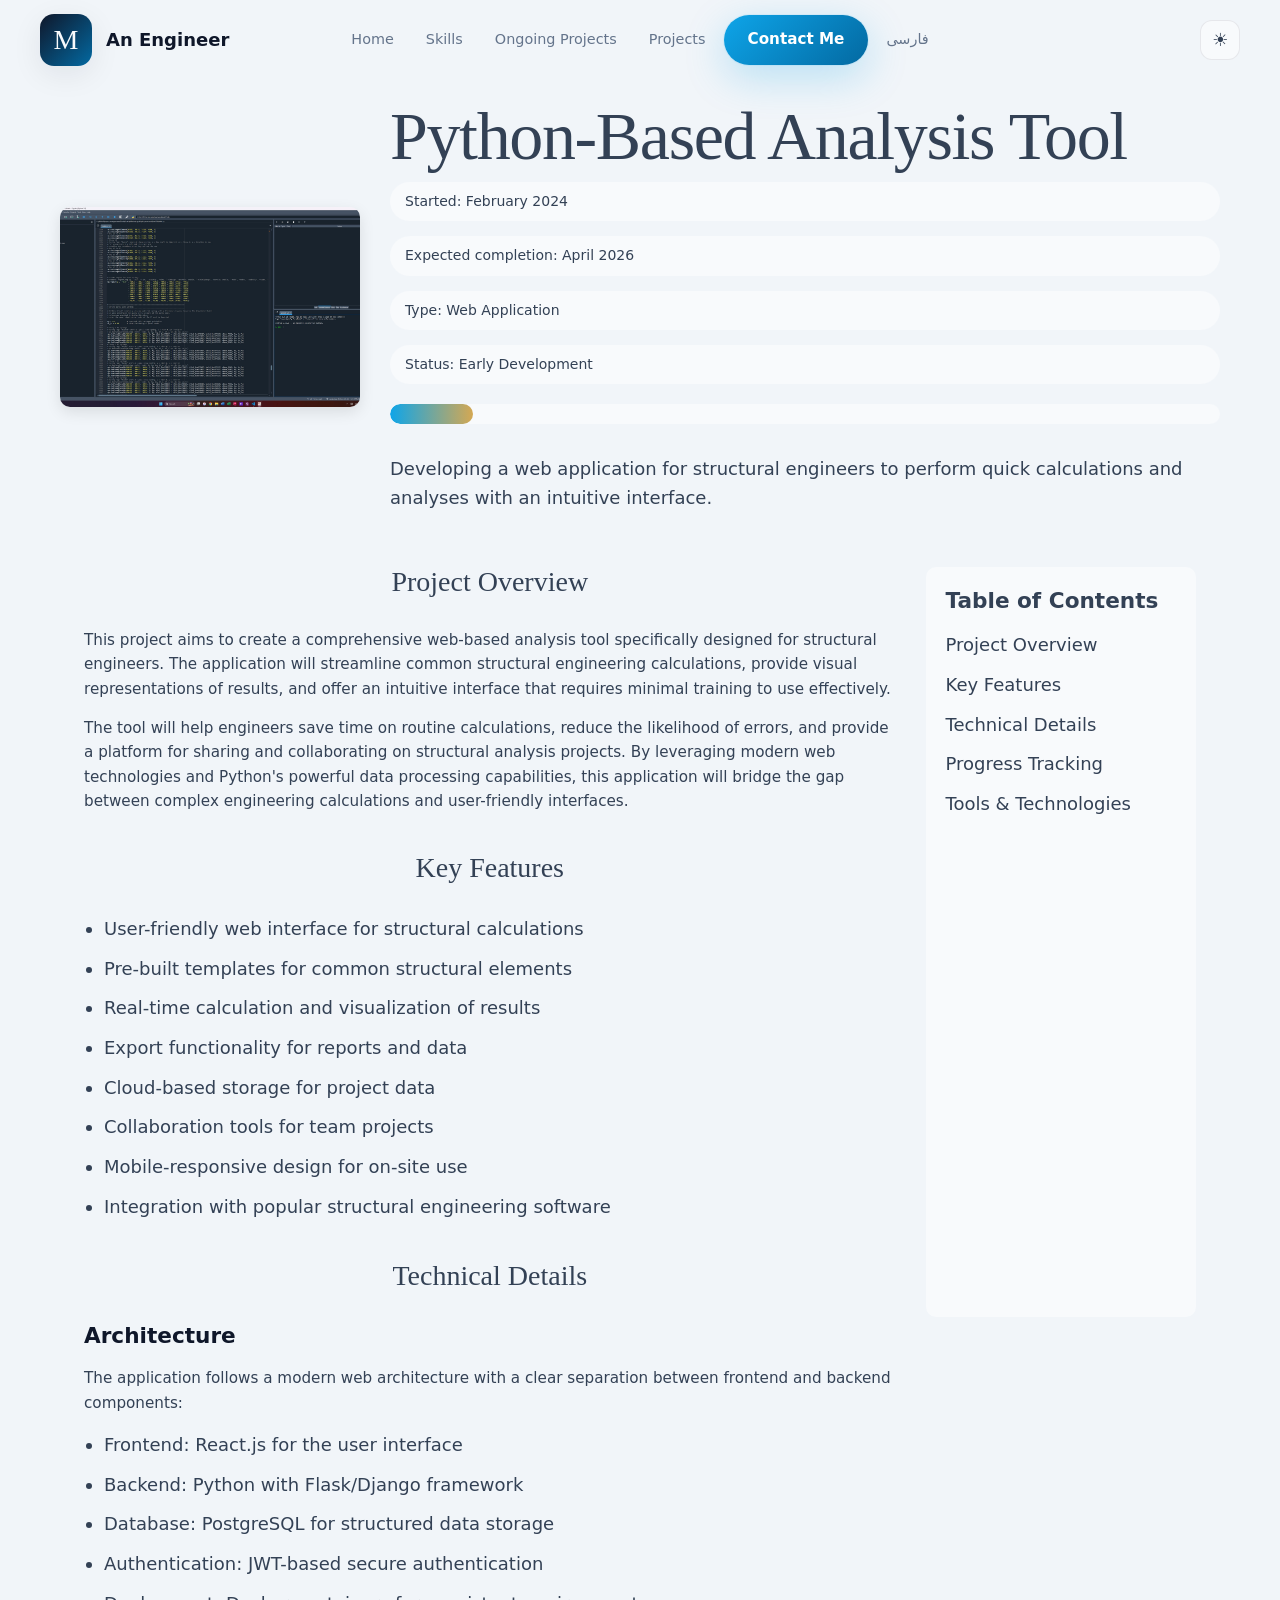
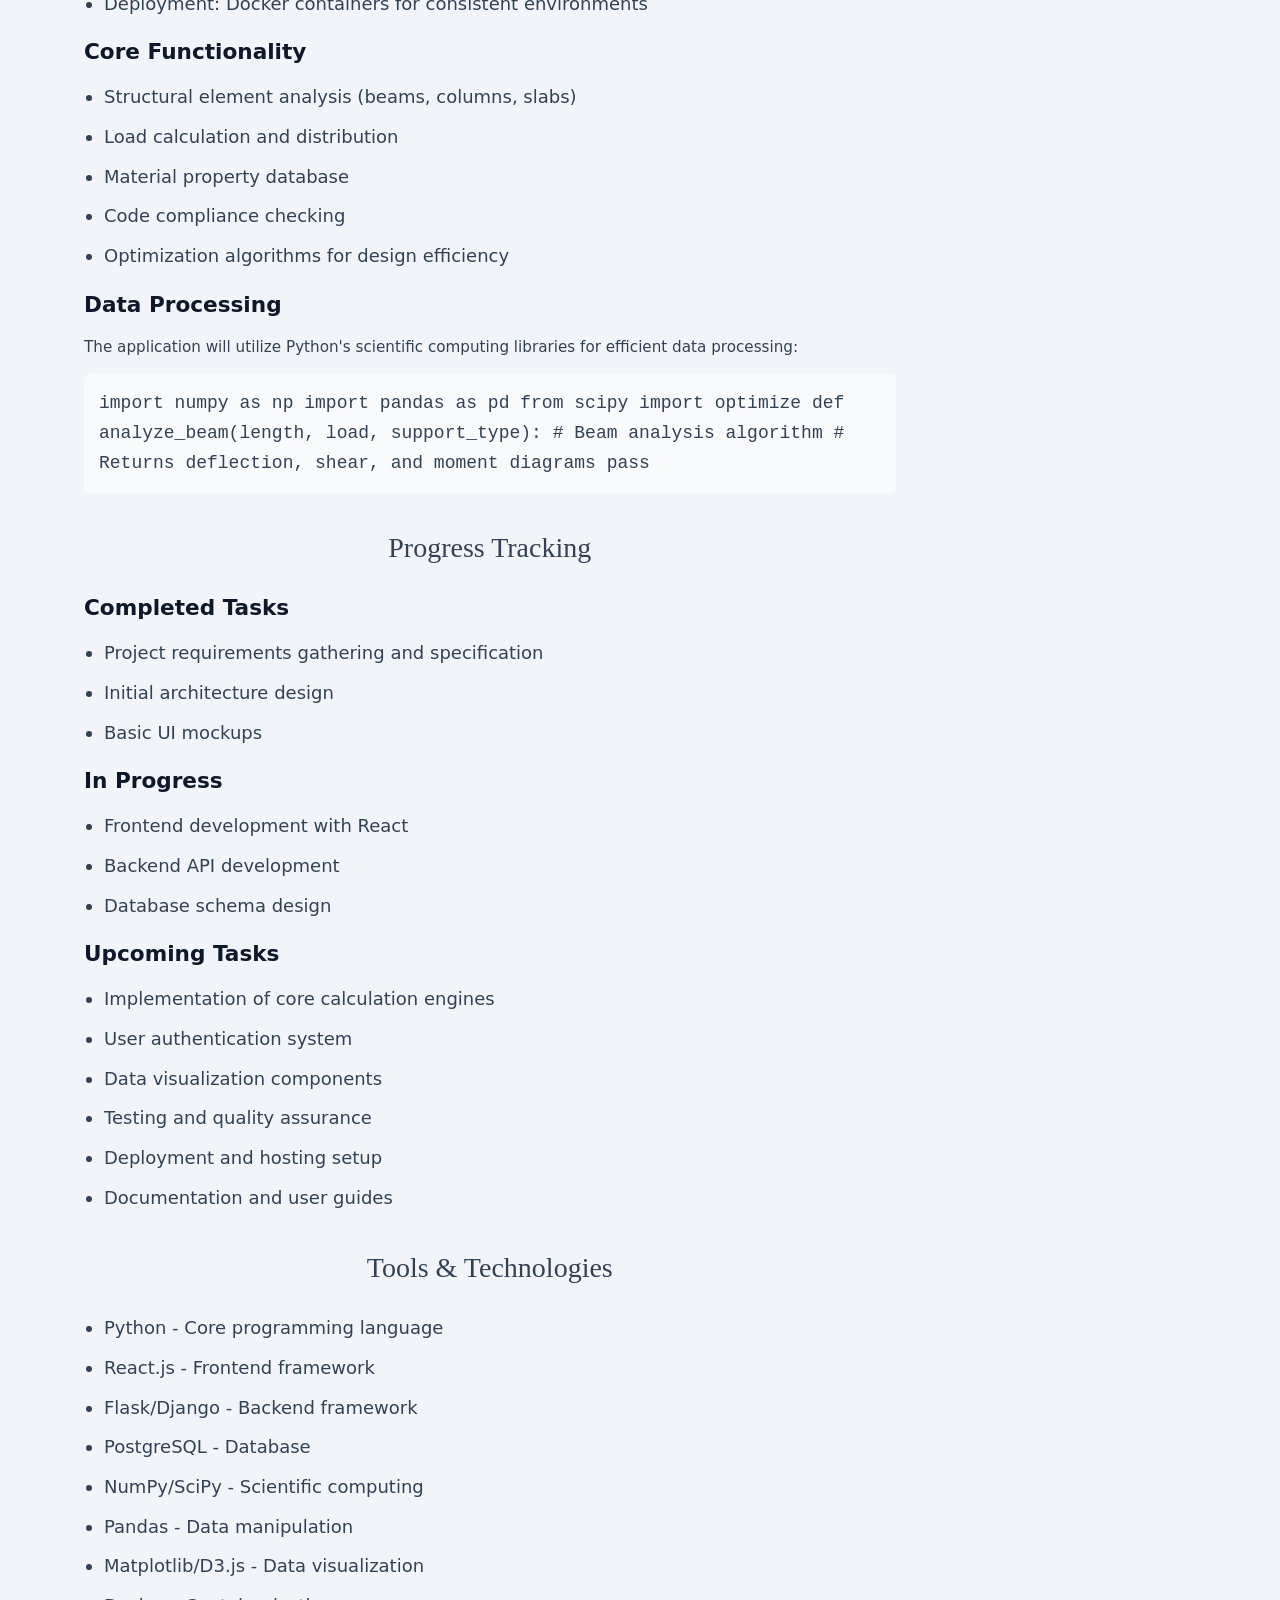
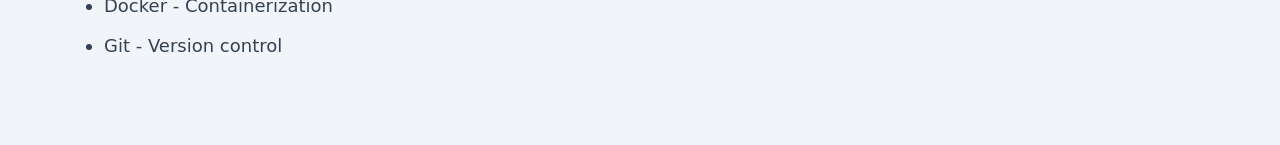
<file: projects/data-analysis.html>
<!DOCTYPE html>
<html lang="en">
  <head>
    <meta charset="UTF-8" />
    <meta name="viewport" content="width=device-width, initial-scale=1.0" />
    <title>Python-Based Analysis Tool | Mahdi Hesari</title>
    <meta
      name="description"
      content="Ongoing project: a Python-based web tool for structural engineers to run quick calculations and analyses — by Mahdi Hesari."
    />
    <meta name="author" content="Mahdi Hesari" />
    <meta name="robots" content="index, follow" />
    <meta name="theme-color" content="#0ea5e9" />
    <link
      rel="canonical"
      href="https://mahdi-4343.github.io/Portfolio/projects/data-analysis.html"
    />
    <link
      rel="alternate"
      hreflang="en"
      href="https://mahdi-4343.github.io/Portfolio/projects/data-analysis.html"
    />
    <link
      rel="alternate"
      hreflang="fa"
      href="https://mahdi-4343.github.io/Portfolio/projects/data-analysis-fa.html"
    />
    <meta property="og:type" content="article" />
    <meta property="og:title" content="Python-Based Analysis Tool | Mahdi Hesari" />
    <meta
      property="og:description"
      content="Web application for structural engineers to perform quick calculations."
    />
    <meta
      property="og:url"
      content="https://mahdi-4343.github.io/Portfolio/projects/data-analysis.html"
    />
    <meta
      property="og:image"
      content="https://mahdi-4343.github.io/Portfolio/Images/Project/coding.jpg"
    />
    <meta name="twitter:card" content="summary_large_image" />
    <link rel="icon" type="image/png" href="../Images/Mahdi.png" />
    <link rel="preconnect" href="https://fonts.googleapis.com" />
    <link rel="preconnect" href="https://fonts.gstatic.com" crossorigin />
    <link
      href="https://fonts.googleapis.com/css2?family=Open+Sans:ital,wght@0,300..800;1,300..800&display=swap"
      rel="stylesheet"
    />
    <link rel="stylesheet" href="../Style.css" />
    <script src="../Scripts.js"></script>
    <script src="../theme.js"></script>
    <script type="application/ld+json">
      {
        "@context": "https://schema.org",
        "@type": "SoftwareApplication",
        "name": "Python-Based Analysis Tool",
        "applicationCategory": "EngineeringApplication",
        "description": "Web application for structural engineers to perform quick calculations and analyses.",
        "url": "https://mahdi-4343.github.io/Portfolio/projects/data-analysis.html",
        "author": { "@type": "Person", "name": "Mahdi Hesari" },
        "inLanguage": "en"
      }
    </script>
    <style>
      .project-container {
        max-width: 1200px;
        margin: 0 auto;
        padding: 20px;
      }

      .project-header {
        display: flex;
        align-items: center;
        margin-bottom: 30px;
        flex-wrap: wrap;
      }

      .project-image {
        width: 300px;
        height: 200px;
        object-fit: cover;
        border-radius: 10px;
        margin-right: 30px;
        box-shadow: 0 5px 15px rgba(0, 0, 0, 0.1);
      }

      .project-title {
        flex: 1;
      }

      .project-title h1 {
        margin-bottom: 10px;
        color: var(--text-color);
      }

      .project-meta {
        display: flex;
        flex-wrap: wrap;
        gap: 15px;
        margin-bottom: 20px;
      }

      .meta-item {
        background-color: var(--base-100);
        padding: 8px 15px;
        border-radius: 20px;
        font-size: 14px;
        color: var(--text-color);
      }

      .progress-bar {
        width: 100%;
        height: 20px;
        background-color: var(--base-100);
        border-radius: 10px;
        overflow: hidden;
        margin-bottom: 30px;
      }

      .progress-fill {
        height: 100%;
        background-color: var(--blue);
        width: 10%;
        border-radius: 10px;
        transition: width 0.5s ease;
      }

      .project-content {
        display: grid;
        grid-template-columns: 3fr 1fr;
        gap: 30px;
      }

      .content-section {
        margin-bottom: 40px;
      }

      .content-section h2 {
        font-size: 28px;
        margin-bottom: 20px;
        color: var(--text-color);
        border-bottom: 2px solid var(--blue);
        padding-bottom: 10px;
      }

      .content-section p {
        margin-bottom: 15px;
        line-height: 1.6;
      }

      .content-section ul {
        margin-bottom: 20px;
        padding-left: 20px;
      }

      .content-section li {
        margin-bottom: 10px;
      }

      .table-of-contents {
        background-color: var(--base-100);
        padding: 20px;
        border-radius: 10px;
        position: sticky;
        top: 100px;
        max-height: calc(100vh - 150px);
        overflow-y: auto;
      }

      .table-of-contents h3 {
        margin-bottom: 15px;
        color: var(--text-color);
      }

      .table-of-contents ul {
        list-style-type: none;
        padding: 0;
      }

      .table-of-contents li {
        margin-bottom: 10px;
      }

      .table-of-contents a {
        color: var(--text-color);
        text-decoration: none;
        transition: color 0.3s ease;
      }

      .table-of-contents a:hover {
        color: var(--blue);
      }

      .back-to-top {
        position: fixed;
        bottom: 30px;
        right: 30px;
        width: 50px;
        height: 50px;
        background-color: var(--blue);
        color: white;
        border-radius: 50%;
        display: flex;
        align-items: center;
        justify-content: center;
        cursor: pointer;
        opacity: 0;
        visibility: hidden;
        transition: all 0.3s ease;
        z-index: 1000;
      }

      .back-to-top.visible {
        opacity: 1;
        visibility: visible;
      }

      .back-to-top:hover {
        background-color: var(--blue-800);
        transform: translateY(-5px);
      }

      .code-snippet {
        background-color: var(--base-100);
        padding: 15px;
        border-radius: 5px;
        font-family: monospace;
        overflow-x: auto;
        margin-bottom: 20px;
      }

      @media (max-width: 768px) {
        .project-header {
          flex-direction: column;
          align-items: flex-start;
        }

        .project-image {
          width: 100%;
          height: 250px;
          margin-right: 0;
          margin-bottom: 20px;
        }

        .project-content {
          grid-template-columns: 1fr;
        }

        .table-of-contents {
          position: static;
          margin-bottom: 30px;
        }
      }
    </style>
  </head>
  <body>
    <header>
      <a href="../index.html" class="logo-holder">
        <div class="logo">M</div>
        <div class="logo-text">An Engineer</div>
      </a>
      <nav>
        <ul id="menu">
          <li><a href="../index.html">Home</a></li>
          <li><a href="../index.html#skills">Skills</a></li>
          <li><a href="../index.html#ongoing-projects">Ongoing Projects</a></li>
          <li><a href="../index.html#Projects">Projects</a></li>
          <li>
            <a href="../Profile-card/index1.html" class="button">Contact Me</a>
          </li>
          <li><a href="../index-fa.html">فارسی</a></li>
        </ul>
      </nav>
      <div class="header-actions">
        <div class="theme-switch-wrapper">
          <label class="theme-switch">
            <input type="checkbox" onchange="toggleTheme()" />
            <div class="theme-icon sun-icon">☀️</div>
            <div class="theme-icon moon-icon">🌙</div>
          </label>
        </div>
        <a href="#" class="mobile-toggle" onclick="toggleMoblieMenu();">
          <svg
            class="w-6 h-6 text-gray-800 dark:text-white"
            aria-hidden="true"
            xmlns="http://www.w3.org/2000/svg"
            width="24"
            height="24"
            fill="none"
            viewBox="0 0 24 24"
          >
            <path
              stroke="currentColor"
              stroke-linecap="round"
              stroke-width="2"
              d="M5 7h14M5 12h14M5 17h10"
            ></path>
          </svg>
        </a>
      </div>
    </header>

    <main>
      <div class="project-container">
        <div class="project-header">
          <img
            src="../Images/Project/coding.jpg"
            alt="Python-Based Analysis Tool"
            class="project-image"
          />
          <div class="project-title">
            <h1>Python-Based Analysis Tool</h1>
            <div class="project-meta">
              <span class="meta-item">Started: February 2024</span>
              <span class="meta-item">Expected completion: April 2026</span>
              <span class="meta-item">Type: Web Application</span>
              <span class="meta-item">Status: Early Development</span>
            </div>
            <div class="progress-bar">
              <div class="progress-fill"></div>
            </div>
            <p>
              Developing a web application for structural engineers to perform
              quick calculations and analyses with an intuitive interface.
            </p>
          </div>
        </div>

        <div class="project-content">
          <div class="main-content">
            <div class="content-section" id="overview">
              <h2>Project Overview</h2>
              <p>
                This project aims to create a comprehensive web-based analysis
                tool specifically designed for structural engineers. The
                application will streamline common structural engineering
                calculations, provide visual representations of results, and
                offer an intuitive interface that requires minimal training to
                use effectively.
              </p>
              <p>
                The tool will help engineers save time on routine calculations,
                reduce the likelihood of errors, and provide a platform for
                sharing and collaborating on structural analysis projects. By
                leveraging modern web technologies and Python's powerful data
                processing capabilities, this application will bridge the gap
                between complex engineering calculations and user-friendly
                interfaces.
              </p>
            </div>

            <div class="content-section" id="key-features">
              <h2>Key Features</h2>
              <ul>
                <li>User-friendly web interface for structural calculations</li>
                <li>Pre-built templates for common structural elements</li>
                <li>Real-time calculation and visualization of results</li>
                <li>Export functionality for reports and data</li>
                <li>Cloud-based storage for project data</li>
                <li>Collaboration tools for team projects</li>
                <li>Mobile-responsive design for on-site use</li>
                <li>
                  Integration with popular structural engineering software
                </li>
              </ul>
            </div>

            <div class="content-section" id="technical-details">
              <h2>Technical Details</h2>
              <h3>Architecture</h3>
              <p>
                The application follows a modern web architecture with a clear
                separation between frontend and backend components:
              </p>
              <ul>
                <li>Frontend: React.js for the user interface</li>
                <li>Backend: Python with Flask/Django framework</li>
                <li>Database: PostgreSQL for structured data storage</li>
                <li>Authentication: JWT-based secure authentication</li>
                <li>
                  Deployment: Docker containers for consistent environments
                </li>
              </ul>

              <h3>Core Functionality</h3>
              <ul>
                <li>Structural element analysis (beams, columns, slabs)</li>
                <li>Load calculation and distribution</li>
                <li>Material property database</li>
                <li>Code compliance checking</li>
                <li>Optimization algorithms for design efficiency</li>
              </ul>

              <h3>Data Processing</h3>
              <p>
                The application will utilize Python's scientific computing
                libraries for efficient data processing:
              </p>
              <div class="code-snippet">
                import numpy as np import pandas as pd from scipy import
                optimize def analyze_beam(length, load, support_type): # Beam
                analysis algorithm # Returns deflection, shear, and moment
                diagrams pass
              </div>
            </div>

            <div class="content-section" id="progress">
              <h2>Progress Tracking</h2>
              <h3>Completed Tasks</h3>
              <ul>
                <li>Project requirements gathering and specification</li>
                <li>Initial architecture design</li>
                <li>Basic UI mockups</li>
              </ul>

              <h3>In Progress</h3>
              <ul>
                <li>Frontend development with React</li>
                <li>Backend API development</li>
                <li>Database schema design</li>
              </ul>

              <h3>Upcoming Tasks</h3>
              <ul>
                <li>Implementation of core calculation engines</li>
                <li>User authentication system</li>
                <li>Data visualization components</li>
                <li>Testing and quality assurance</li>
                <li>Deployment and hosting setup</li>
                <li>Documentation and user guides</li>
              </ul>
            </div>

            <div class="content-section" id="tools">
              <h2>Tools & Technologies</h2>
              <ul>
                <li>Python - Core programming language</li>
                <li>React.js - Frontend framework</li>
                <li>Flask/Django - Backend framework</li>
                <li>PostgreSQL - Database</li>
                <li>NumPy/SciPy - Scientific computing</li>
                <li>Pandas - Data manipulation</li>
                <li>Matplotlib/D3.js - Data visualization</li>
                <li>Docker - Containerization</li>
                <li>Git - Version control</li>
              </ul>
            </div>
          </div>

          <div class="table-of-contents">
            <h3>Table of Contents</h3>
            <ul>
              <li><a href="#overview">Project Overview</a></li>
              <li><a href="#key-features">Key Features</a></li>
              <li><a href="#technical-details">Technical Details</a></li>
              <li><a href="#progress">Progress Tracking</a></li>
              <li><a href="#tools">Tools & Technologies</a></li>
            </ul>
          </div>
        </div>
      </div>
    </main>

    <div class="back-to-top" id="backToTop">↑</div>

    <script>
      // Back to top button functionality
      const backToTopButton = document.getElementById("backToTop");

      window.addEventListener("scroll", () => {
        if (window.scrollY > 300) {
          backToTopButton.classList.add("visible");
        } else {
          backToTopButton.classList.remove("visible");
        }
      });

      backToTopButton.addEventListener("click", () => {
        window.scrollTo({
          top: 0,
          behavior: "smooth",
        });
      });

      // Smooth scrolling for anchor links
      document.querySelectorAll('a[href^="#"]').forEach((anchor) => {
        anchor.addEventListener("click", function (e) {
          e.preventDefault();

          const targetId = this.getAttribute("href");
          const targetElement = document.querySelector(targetId);

          if (targetElement) {
            window.scrollTo({
              top: targetElement.offsetTop - 100,
              behavior: "smooth",
            });
          }
        });
      });
    </script>
  </body>
</html>
</file>
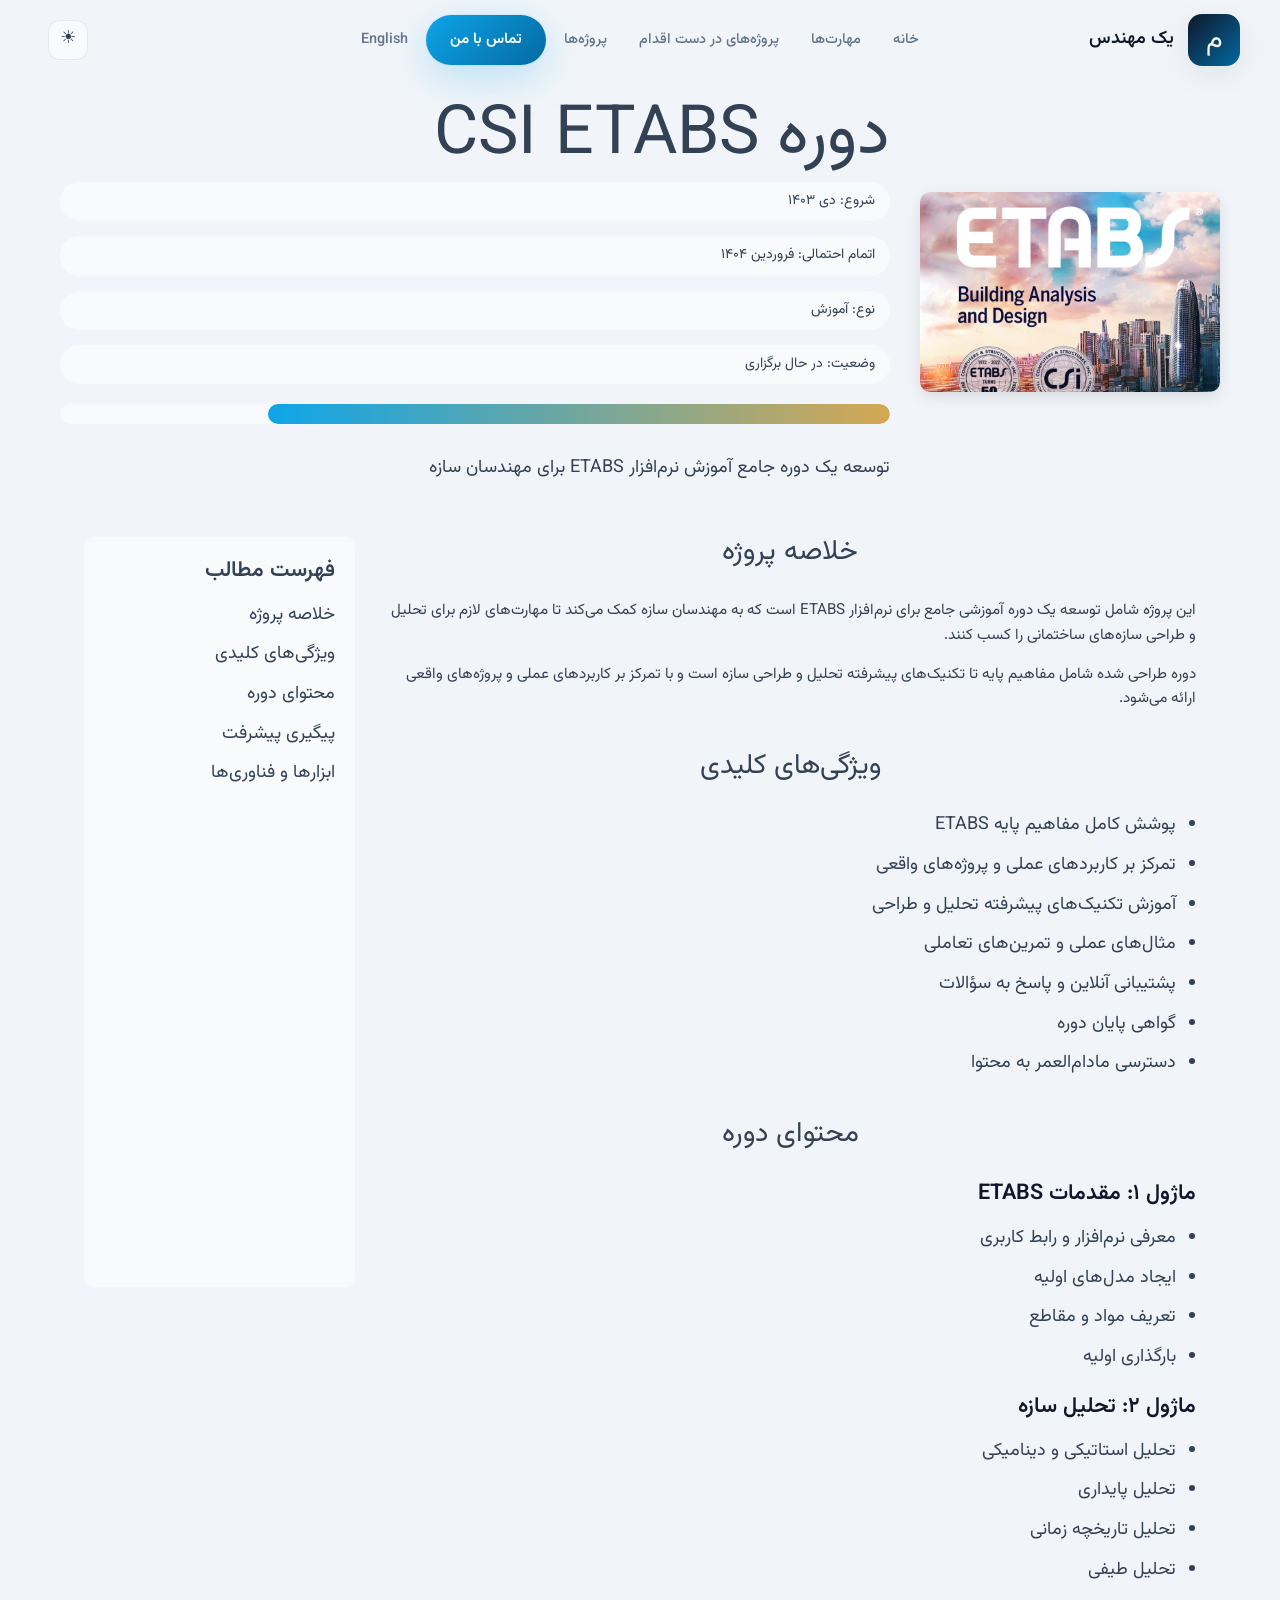
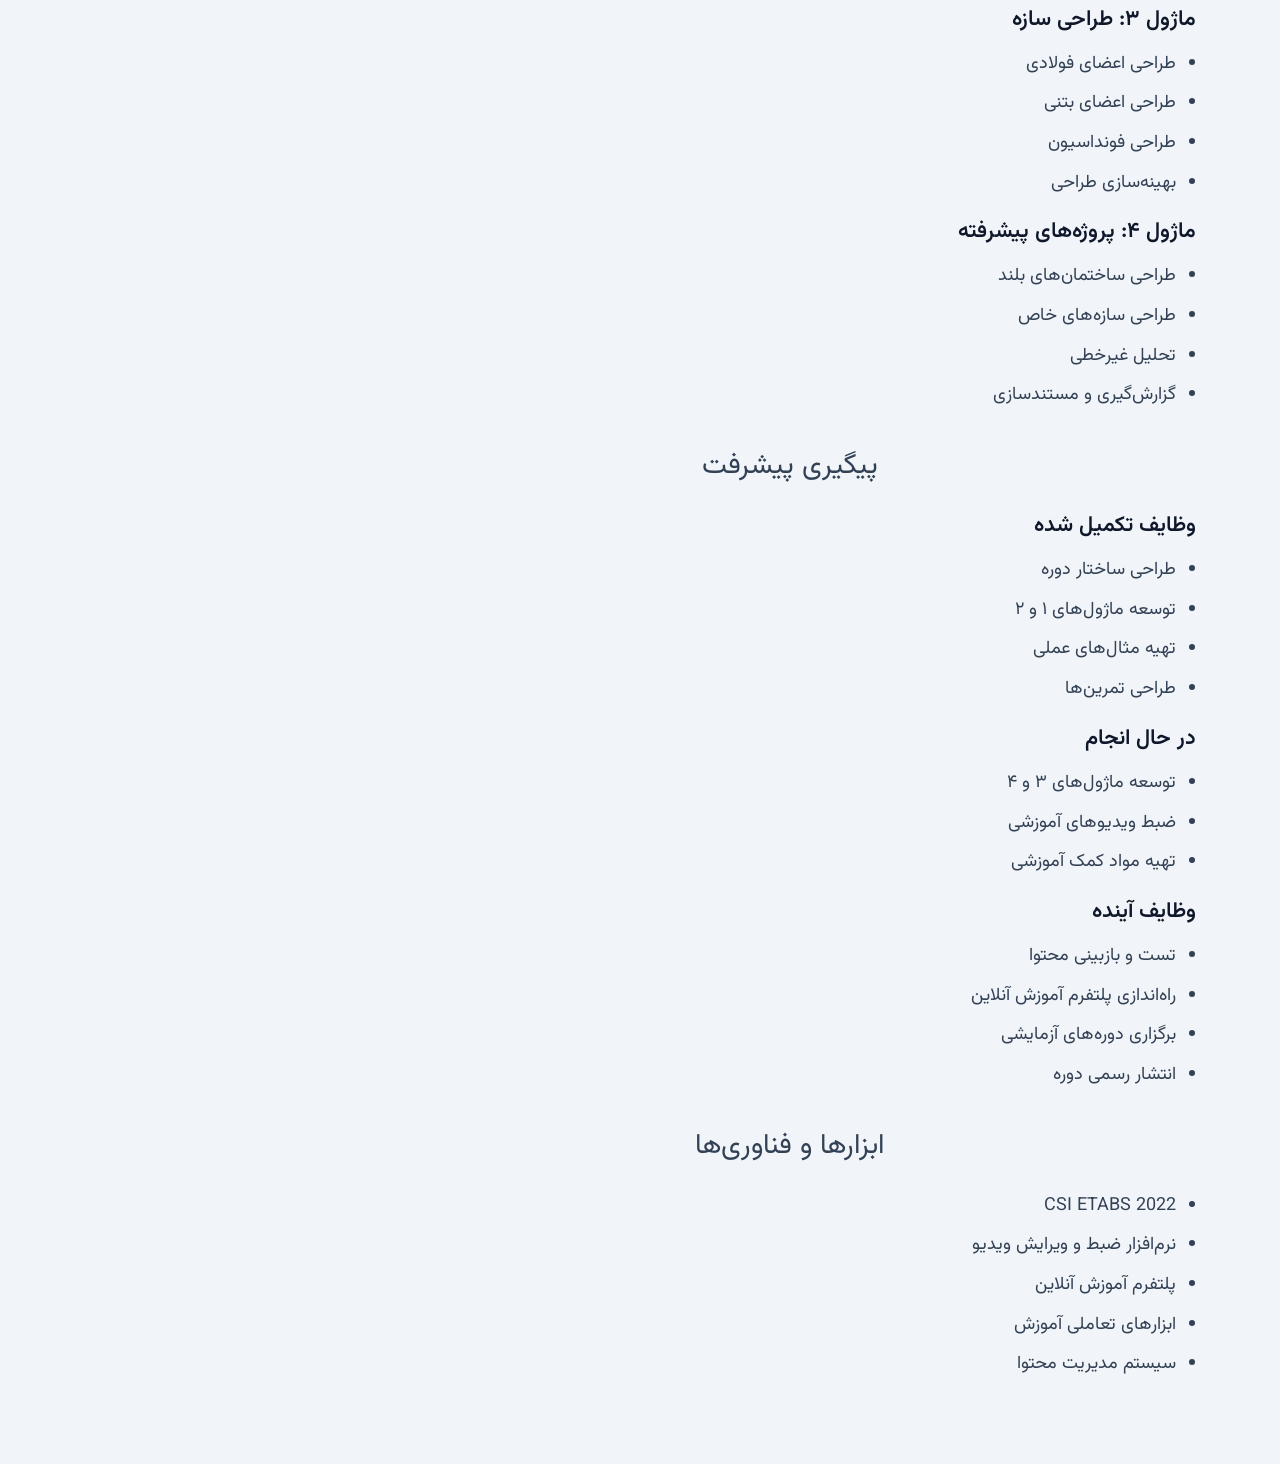
<file: projects/etabs-course-fa.html>
<!DOCTYPE html>
<html lang="fa" dir="rtl">
  <head>
    <meta charset="UTF-8" />
    <meta name="viewport" content="width=device-width, initial-scale=1.0" />
    <title>دوره CSI ETABS | مهدی حصاری</title>
    <meta
      name="description"
      content="دوره آموزشی تکنیک‌های پیشرفته مدل‌سازی سازه با نرم‌افزار CSI ETABS — مهدی حصاری."
    />
    <meta name="author" content="مهدی حصاری" />
    <meta name="robots" content="index, follow" />
    <meta name="theme-color" content="#0ea5e9" />
    <link
      rel="canonical"
      href="https://mahdi-4343.github.io/Portfolio/projects/etabs-course-fa.html"
    />
    <link
      rel="alternate"
      hreflang="en"
      href="https://mahdi-4343.github.io/Portfolio/projects/etabs-course.html"
    />
    <link
      rel="alternate"
      hreflang="fa"
      href="https://mahdi-4343.github.io/Portfolio/projects/etabs-course-fa.html"
    />
    <meta property="og:type" content="article" />
    <meta property="og:locale" content="fa_IR" />
    <meta property="og:title" content="دوره CSI ETABS | مهدی حصاری" />
    <meta
      property="og:description"
      content="دوره جامع مدل‌سازی پیشرفته سازه با ETABS."
    />
    <meta
      property="og:url"
      content="https://mahdi-4343.github.io/Portfolio/projects/etabs-course-fa.html"
    />
    <meta
      property="og:image"
      content="https://mahdi-4343.github.io/Portfolio/Images/Project/CSI.png"
    />
    <meta name="twitter:card" content="summary_large_image" />
    <link rel="icon" type="image/png" href="../Images/Mahdi.png" />
    <link rel="preconnect" href="https://fonts.googleapis.com" />
    <link rel="preconnect" href="https://fonts.gstatic.com" crossorigin />
    <link
      href="https://fonts.googleapis.com/css2?family=Open+Sans:ital,wght@0,300..800;1,300..800&family=Vazirmatn:wght@100..900&display=swap"
      rel="stylesheet"
    />
    <link rel="stylesheet" href="../Style-fa.css" />
    <script src="../Scripts.js"></script>
    <script src="../theme.js"></script>
    <script type="application/ld+json">
      {
        "@context": "https://schema.org",
        "@type": "Course",
        "name": "دوره CSI ETABS",
        "description": "دوره جامع آموزش مدل‌سازی پیشرفته سازه با نرم‌افزار CSI ETABS.",
        "url": "https://mahdi-4343.github.io/Portfolio/projects/etabs-course-fa.html",
        "provider": {
          "@type": "Person",
          "name": "مهدی حصاری"
        },
        "inLanguage": "fa"
      }
    </script>
    <style>
      .project-container {
        max-width: 1200px;
        margin: 0 auto;
        padding: 20px;
      }

      .project-header {
        display: flex;
        align-items: center;
        margin-bottom: 30px;
        flex-wrap: wrap;
      }

      .project-image {
        width: 300px;
        height: 200px;
        object-fit: cover;
        border-radius: 10px;
        margin-left: 30px;
        box-shadow: 0 5px 15px rgba(0, 0, 0, 0.1);
      }

      .project-title {
        flex: 1;
      }

      .project-title h1 {
        margin-bottom: 10px;
        color: var(--text-color);
      }

      .project-meta {
        display: flex;
        flex-wrap: wrap;
        gap: 15px;
        margin-bottom: 20px;
      }

      .meta-item {
        background-color: var(--base-100);
        padding: 8px 15px;
        border-radius: 20px;
        font-size: 14px;
        color: var(--text-color);
      }

      .progress-bar {
        width: 100%;
        height: 20px;
        background-color: var(--base-100);
        border-radius: 10px;
        overflow: hidden;
        margin-bottom: 30px;
      }

      .progress-fill {
        height: 100%;
        background-color: var(--blue);
        width: 75%;
        border-radius: 10px;
        transition: width 0.5s ease;
      }

      .project-content {
        display: grid;
        grid-template-columns: 3fr 1fr;
        gap: 30px;
      }

      .content-section {
        margin-bottom: 40px;
      }

      .content-section h2 {
        font-size: 28px;
        margin-bottom: 20px;
        color: var(--text-color);
        border-bottom: 2px solid var(--blue);
        padding-bottom: 10px;
      }

      .content-section p {
        margin-bottom: 15px;
        line-height: 1.6;
      }

      .content-section ul {
        margin-bottom: 20px;
        padding-right: 20px;
      }

      .content-section li {
        margin-bottom: 10px;
      }

      .table-of-contents {
        background-color: var(--base-100);
        padding: 20px;
        border-radius: 10px;
        position: sticky;
        top: 100px;
        max-height: calc(100vh - 150px);
        overflow-y: auto;
      }

      .table-of-contents h3 {
        margin-bottom: 15px;
        color: var(--text-color);
      }

      .table-of-contents ul {
        list-style-type: none;
        padding: 0;
      }

      .table-of-contents li {
        margin-bottom: 10px;
      }

      .table-of-contents a {
        color: var(--text-color);
        text-decoration: none;
        transition: color 0.3s ease;
      }

      .table-of-contents a:hover {
        color: var(--blue);
      }

      .back-to-top {
        position: fixed;
        bottom: 30px;
        left: 30px;
        width: 50px;
        height: 50px;
        background-color: var(--blue);
        color: white;
        border-radius: 50%;
        display: flex;
        align-items: center;
        justify-content: center;
        cursor: pointer;
        opacity: 0;
        visibility: hidden;
        transition: all 0.3s ease;
        z-index: 1000;
      }

      .back-to-top.visible {
        opacity: 1;
        visibility: visible;
      }

      .back-to-top:hover {
        background-color: var(--blue-800);
        transform: translateY(-5px);
      }

      @media (max-width: 768px) {
        .project-header {
          flex-direction: column;
          align-items: flex-start;
        }

        .project-image {
          width: 100%;
          height: 250px;
          margin-left: 0;
          margin-bottom: 20px;
        }

        .project-content {
          grid-template-columns: 1fr;
        }

        .table-of-contents {
          position: static;
          margin-bottom: 30px;
        }
      }
    </style>
  </head>
  <body>
    <header>
      <a href="../index-fa.html" class="logo-holder">
        <div class="logo">م</div>
        <div class="logo-text">یک مهندس</div>
      </a>
      <nav>
        <ul id="menu">
          <li><a href="../index-fa.html">خانه</a></li>
          <li><a href="../index-fa.html#skills">مهارت‌ها</a></li>
          <li>
            <a href="../index-fa.html#ongoing-projects"
              >پروژه‌های در دست اقدام</a
            >
          </li>
          <li><a href="../index-fa.html#Projects">پروژه‌ها</a></li>
          <li>
            <a href="../Profile-card/index1-fa.html" class="button"
              >تماس با من</a
            >
          </li>
          <li><a href="../index.html">English</a></li>
        </ul>
      </nav>
      <div class="header-actions">
        <div class="theme-switch-wrapper">
          <label class="theme-switch">
            <input type="checkbox" onchange="toggleTheme()" />
            <div class="theme-icon sun-icon">☀️</div>
            <div class="theme-icon moon-icon">🌙</div>
          </label>
        </div>
        <a href="#" class="mobile-toggle" onclick="toggleMoblieMenu();">
          <svg
            class="w-6 h-6 text-gray-800 dark:text-white"
            aria-hidden="true"
            xmlns="http://www.w3.org/2000/svg"
            width="24"
            height="24"
            fill="none"
            viewBox="0 0 24 24"
          >
            <path
              stroke="currentColor"
              stroke-linecap="round"
              stroke-width="2"
              d="M5 7h14M5 12h14M5 17h10"
            ></path>
          </svg>
        </a>
      </div>
    </header>

    <main>
      <div class="project-container">
        <div class="project-header">
          <img
            src="../Images/Project/CSI.png"
            alt="دوره CSI ETABS"
            class="project-image"
          />
          <div class="project-title">
            <h1>دوره CSI ETABS</h1>
            <div class="project-meta">
              <span class="meta-item">شروع: دی ۱۴۰۳</span>
              <span class="meta-item">اتمام احتمالی: فروردین ۱۴۰۴</span>
              <span class="meta-item">نوع: آموزش</span>
              <span class="meta-item">وضعیت: در حال برگزاری</span>
            </div>
            <div class="progress-bar">
              <div class="progress-fill"></div>
            </div>
            <p>توسعه یک دوره جامع آموزش نرم‌افزار ETABS برای مهندسان سازه</p>
          </div>
        </div>

        <div class="project-content">
          <div class="main-content">
            <div class="content-section" id="overview">
              <h2>خلاصه پروژه</h2>
              <p>
                این پروژه شامل توسعه یک دوره آموزشی جامع برای نرم‌افزار ETABS
                است که به مهندسان سازه کمک می‌کند تا مهارت‌های لازم برای تحلیل و
                طراحی سازه‌های ساختمانی را کسب کنند.
              </p>
              <p>
                دوره طراحی شده شامل مفاهیم پایه تا تکنیک‌های پیشرفته تحلیل و
                طراحی سازه است و با تمرکز بر کاربردهای عملی و پروژه‌های واقعی
                ارائه می‌شود.
              </p>
            </div>

            <div class="content-section" id="key-features">
              <h2>ویژگی‌های کلیدی</h2>
              <ul>
                <li>پوشش کامل مفاهیم پایه ETABS</li>
                <li>تمرکز بر کاربردهای عملی و پروژه‌های واقعی</li>
                <li>آموزش تکنیک‌های پیشرفته تحلیل و طراحی</li>
                <li>مثال‌های عملی و تمرین‌های تعاملی</li>
                <li>پشتیبانی آنلاین و پاسخ به سؤالات</li>
                <li>گواهی پایان دوره</li>
                <li>دسترسی مادام‌العمر به محتوا</li>
              </ul>
            </div>

            <div class="content-section" id="course-content">
              <h2>محتوای دوره</h2>
              <h3>ماژول ۱: مقدمات ETABS</h3>
              <ul>
                <li>معرفی نرم‌افزار و رابط کاربری</li>
                <li>ایجاد مدل‌های اولیه</li>
                <li>تعریف مواد و مقاطع</li>
                <li>بارگذاری اولیه</li>
              </ul>

              <h3>ماژول ۲: تحلیل سازه</h3>
              <ul>
                <li>تحلیل استاتیکی و دینامیکی</li>
                <li>تحلیل پایداری</li>
                <li>تحلیل تاریخچه زمانی</li>
                <li>تحلیل طیفی</li>
              </ul>

              <h3>ماژول ۳: طراحی سازه</h3>
              <ul>
                <li>طراحی اعضای فولادی</li>
                <li>طراحی اعضای بتنی</li>
                <li>طراحی فونداسیون</li>
                <li>بهینه‌سازی طراحی</li>
              </ul>

              <h3>ماژول ۴: پروژه‌های پیشرفته</h3>
              <ul>
                <li>طراحی ساختمان‌های بلند</li>
                <li>طراحی سازه‌های خاص</li>
                <li>تحلیل غیرخطی</li>
                <li>گزارش‌گیری و مستندسازی</li>
              </ul>
            </div>

            <div class="content-section" id="progress">
              <h2>پیگیری پیشرفت</h2>
              <h3>وظایف تکمیل شده</h3>
              <ul>
                <li>طراحی ساختار دوره</li>
                <li>توسعه ماژول‌های ۱ و ۲</li>
                <li>تهیه مثال‌های عملی</li>
                <li>طراحی تمرین‌ها</li>
              </ul>

              <h3>در حال انجام</h3>
              <ul>
                <li>توسعه ماژول‌های ۳ و ۴</li>
                <li>ضبط ویدیوهای آموزشی</li>
                <li>تهیه مواد کمک آموزشی</li>
              </ul>

              <h3>وظایف آینده</h3>
              <ul>
                <li>تست و بازبینی محتوا</li>
                <li>راه‌اندازی پلتفرم آموزش آنلاین</li>
                <li>برگزاری دوره‌های آزمایشی</li>
                <li>انتشار رسمی دوره</li>
              </ul>
            </div>

            <div class="content-section" id="tools">
              <h2>ابزارها و فناوری‌ها</h2>
              <ul>
                <li>CSI ETABS 2022</li>
                <li>نرم‌افزار ضبط و ویرایش ویدیو</li>
                <li>پلتفرم آموزش آنلاین</li>
                <li>ابزارهای تعاملی آموزش</li>
                <li>سیستم مدیریت محتوا</li>
              </ul>
            </div>
          </div>

          <div class="table-of-contents">
            <h3>فهرست مطالب</h3>
            <ul>
              <li><a href="#overview">خلاصه پروژه</a></li>
              <li><a href="#key-features">ویژگی‌های کلیدی</a></li>
              <li><a href="#course-content">محتوای دوره</a></li>
              <li><a href="#progress">پیگیری پیشرفت</a></li>
              <li><a href="#tools">ابزارها و فناوری‌ها</a></li>
            </ul>
          </div>
        </div>
      </div>
    </main>

    <div class="back-to-top" id="backToTop">↑</div>

    <script>
      // Back to top button functionality
      const backToTopButton = document.getElementById("backToTop");

      window.addEventListener("scroll", () => {
        if (window.scrollY > 300) {
          backToTopButton.classList.add("visible");
        } else {
          backToTopButton.classList.remove("visible");
        }
      });

      backToTopButton.addEventListener("click", () => {
        window.scrollTo({
          top: 0,
          behavior: "smooth",
        });
      });

      // Smooth scrolling for anchor links
      document.querySelectorAll('a[href^="#"]').forEach((anchor) => {
        anchor.addEventListener("click", function (e) {
          e.preventDefault();

          const targetId = this.getAttribute("href");
          const targetElement = document.querySelector(targetId);

          if (targetElement) {
            window.scrollTo({
              top: targetElement.offsetTop - 100,
              behavior: "smooth",
            });
          }
        });
      });
    </script>
  </body>
</html>
</file>
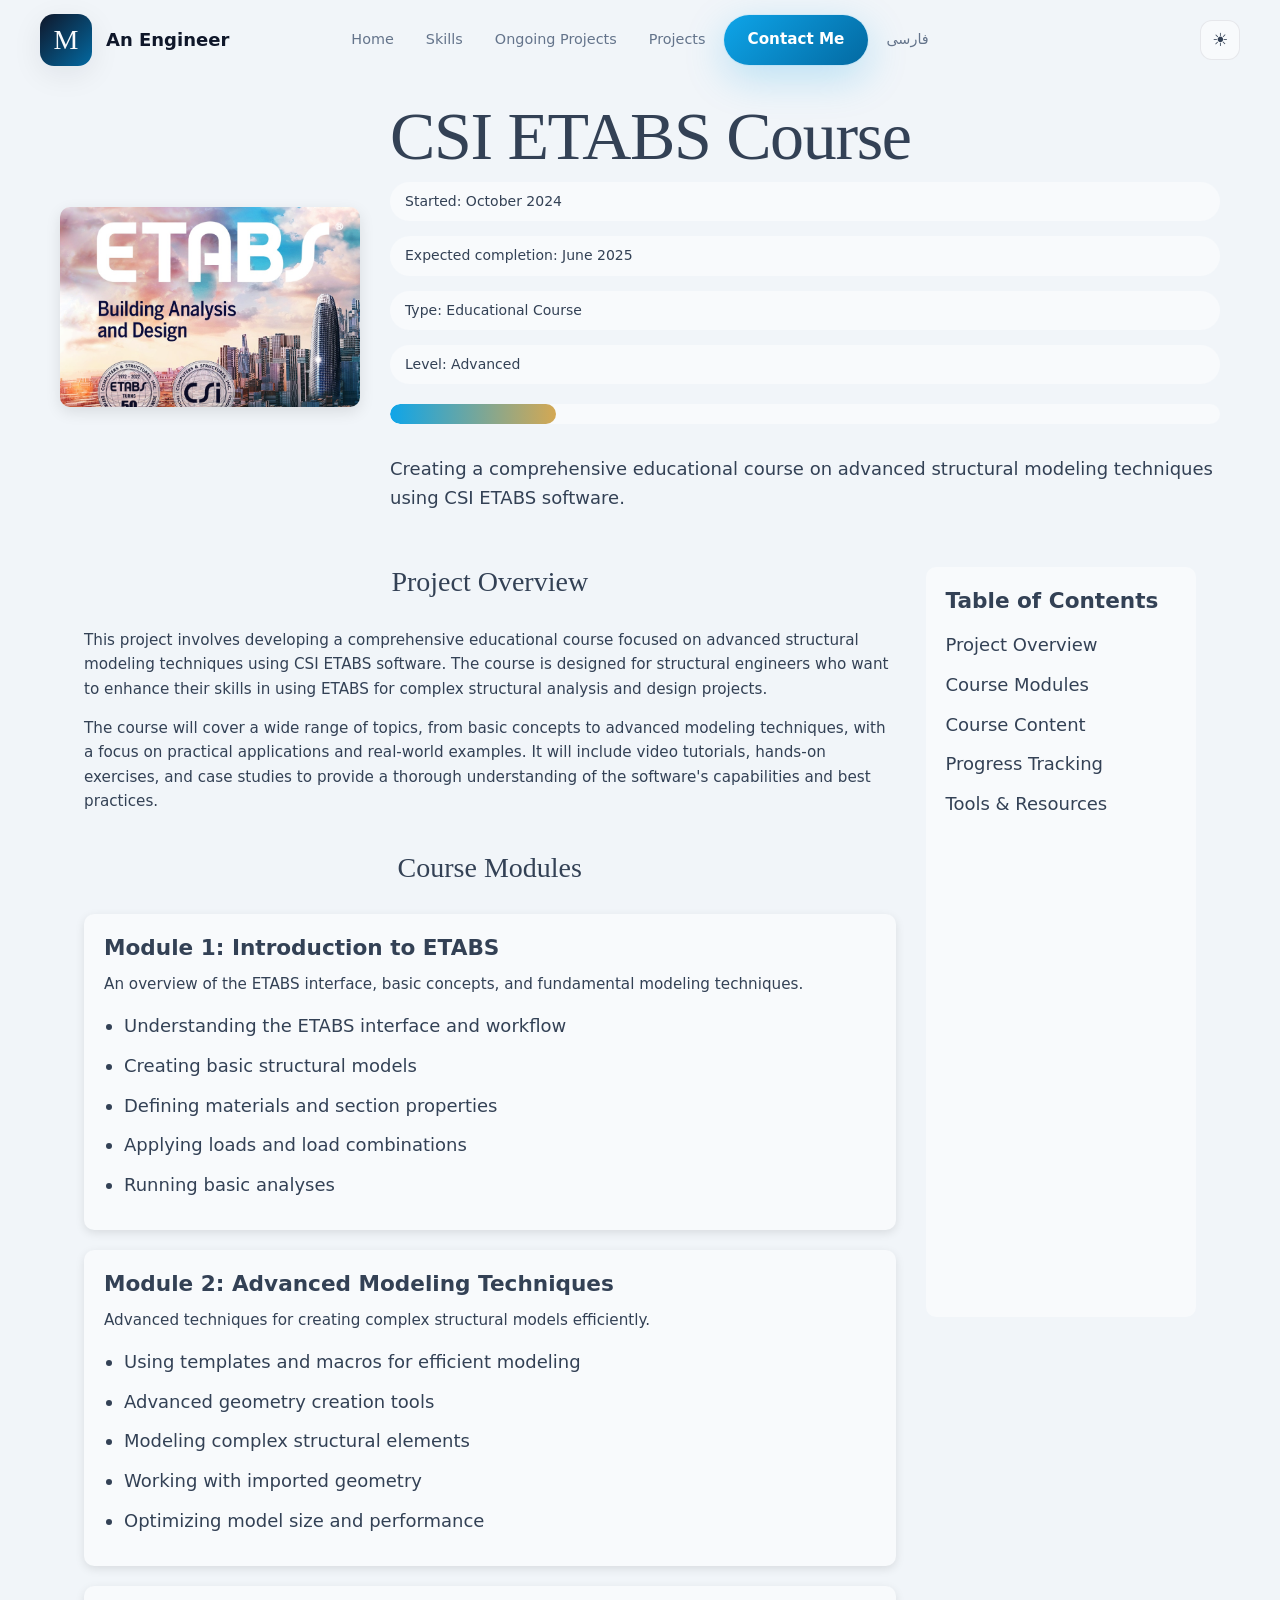
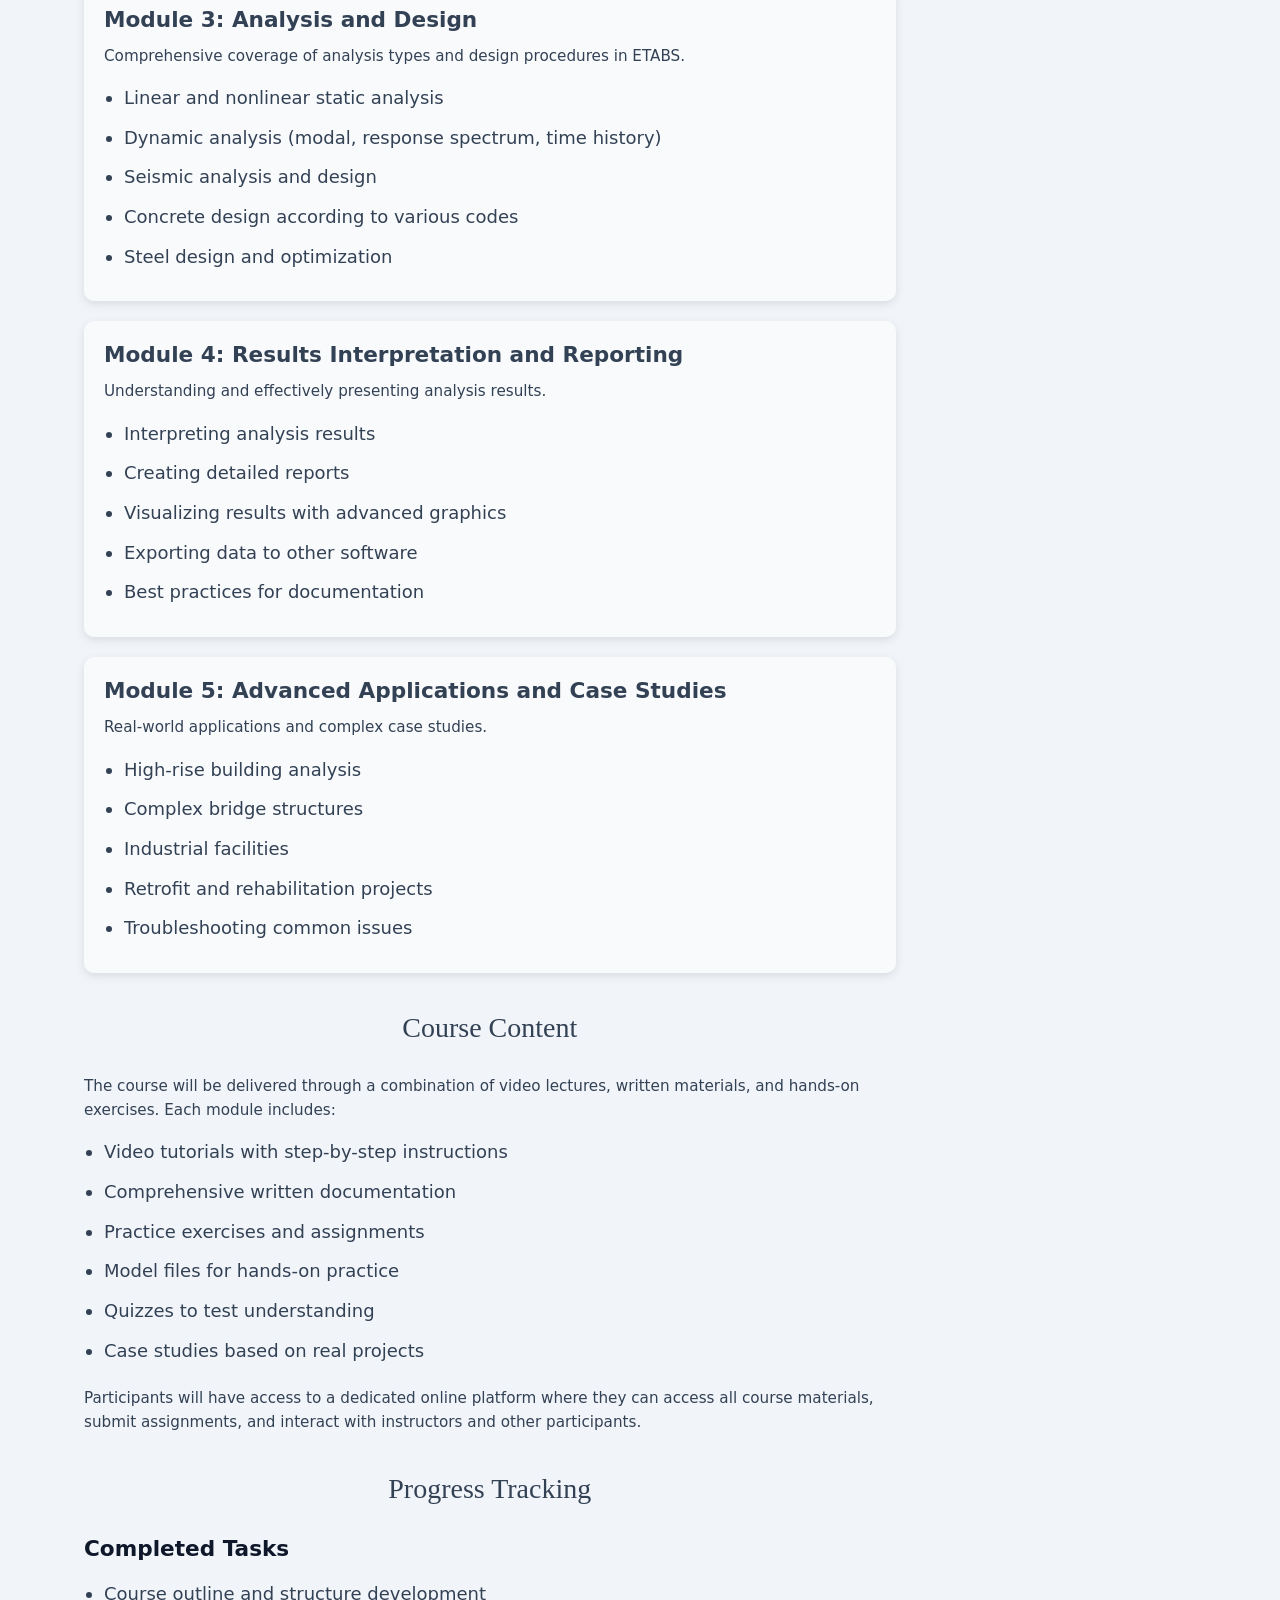
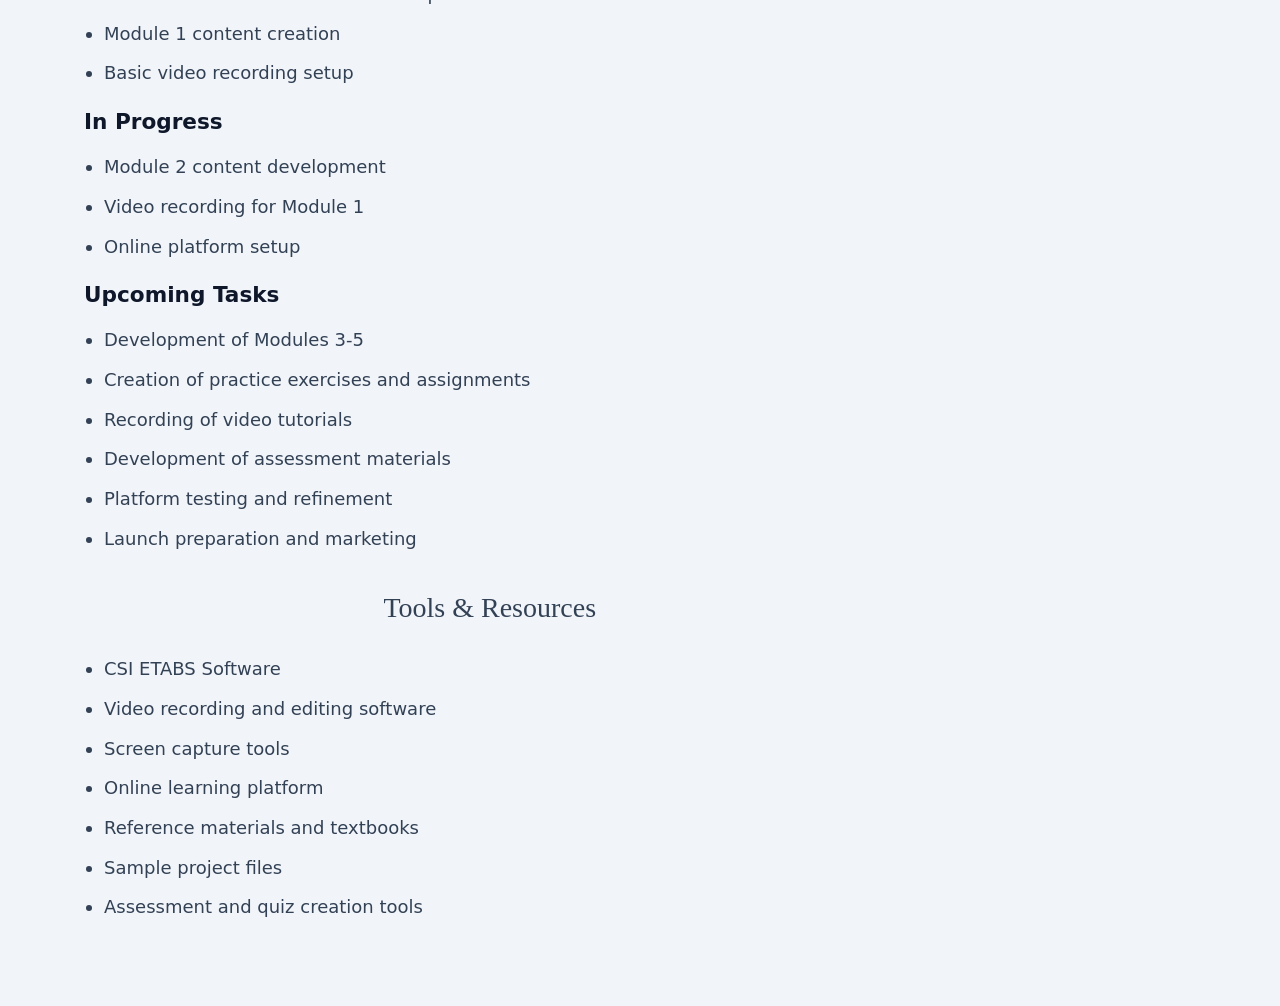
<file: projects/etabs-course.html>
<!DOCTYPE html>
<html lang="en">
  <head>
    <meta charset="UTF-8" />
    <meta name="viewport" content="width=device-width, initial-scale=1.0" />
    <title>CSI ETABS Course | Mahdi Hesari</title>
    <meta
      name="description"
      content="Educational course on advanced structural modeling techniques using CSI ETABS — created by Mahdi Hesari."
    />
    <meta name="author" content="Mahdi Hesari" />
    <meta name="robots" content="index, follow" />
    <meta name="theme-color" content="#0ea5e9" />
    <link
      rel="canonical"
      href="https://mahdi-4343.github.io/Portfolio/projects/etabs-course.html"
    />
    <link
      rel="alternate"
      hreflang="en"
      href="https://mahdi-4343.github.io/Portfolio/projects/etabs-course.html"
    />
    <link
      rel="alternate"
      hreflang="fa"
      href="https://mahdi-4343.github.io/Portfolio/projects/etabs-course-fa.html"
    />
    <meta property="og:type" content="article" />
    <meta property="og:title" content="CSI ETABS Course | Mahdi Hesari" />
    <meta
      property="og:description"
      content="Advanced structural modeling course using CSI ETABS."
    />
    <meta
      property="og:url"
      content="https://mahdi-4343.github.io/Portfolio/projects/etabs-course.html"
    />
    <meta
      property="og:image"
      content="https://mahdi-4343.github.io/Portfolio/Images/Project/CSI.png"
    />
    <meta name="twitter:card" content="summary_large_image" />
    <link rel="icon" type="image/png" href="../Images/Mahdi.png" />
    <link rel="preconnect" href="https://fonts.googleapis.com" />
    <link rel="preconnect" href="https://fonts.gstatic.com" crossorigin />
    <link
      href="https://fonts.googleapis.com/css2?family=Open+Sans:ital,wght@0,300..800;1,300..800&display=swap"
      rel="stylesheet"
    />
    <link rel="stylesheet" href="../Style.css" />
    <script src="../Scripts.js"></script>
    <script src="../theme.js"></script>
    <script type="application/ld+json">
      {
        "@context": "https://schema.org",
        "@type": "Course",
        "name": "CSI ETABS Course",
        "description": "Comprehensive educational course on advanced structural modeling techniques using CSI ETABS.",
        "url": "https://mahdi-4343.github.io/Portfolio/projects/etabs-course.html",
        "provider": {
          "@type": "Person",
          "name": "Mahdi Hesari"
        },
        "inLanguage": "en"
      }
    </script>
    <style>
      .project-container {
        max-width: 1200px;
        margin: 0 auto;
        padding: 20px;
      }

      .project-header {
        display: flex;
        align-items: center;
        margin-bottom: 30px;
        flex-wrap: wrap;
      }

      .project-image {
        width: 300px;
        height: 200px;
        object-fit: cover;
        border-radius: 10px;
        margin-right: 30px;
        box-shadow: 0 5px 15px rgba(0, 0, 0, 0.1);
      }

      .project-title {
        flex: 1;
      }

      .project-title h1 {
        margin-bottom: 10px;
        color: var(--text-color);
      }

      .project-meta {
        display: flex;
        flex-wrap: wrap;
        gap: 15px;
        margin-bottom: 20px;
      }

      .meta-item {
        background-color: var(--base-100);
        padding: 8px 15px;
        border-radius: 20px;
        font-size: 14px;
        color: var(--text-color);
      }

      .progress-bar {
        width: 100%;
        height: 20px;
        background-color: var(--base-100);
        border-radius: 10px;
        overflow: hidden;
        margin-bottom: 30px;
      }

      .progress-fill {
        height: 100%;
        background-color: var(--blue);
        width: 20%;
        border-radius: 10px;
        transition: width 0.5s ease;
      }

      .project-content {
        display: grid;
        grid-template-columns: 3fr 1fr;
        gap: 30px;
      }

      .content-section {
        margin-bottom: 40px;
      }

      .content-section h2 {
        font-size: 28px;
        margin-bottom: 20px;
        color: var(--text-color);
        border-bottom: 2px solid var(--blue);
        padding-bottom: 10px;
      }

      .content-section p {
        margin-bottom: 15px;
        line-height: 1.6;
      }

      .content-section ul {
        margin-bottom: 20px;
        padding-left: 20px;
      }

      .content-section li {
        margin-bottom: 10px;
      }

      .table-of-contents {
        background-color: var(--base-100);
        padding: 20px;
        border-radius: 10px;
        position: sticky;
        top: 100px;
        max-height: calc(100vh - 150px);
        overflow-y: auto;
      }

      .table-of-contents h3 {
        margin-bottom: 15px;
        color: var(--text-color);
      }

      .table-of-contents ul {
        list-style-type: none;
        padding: 0;
      }

      .table-of-contents li {
        margin-bottom: 10px;
      }

      .table-of-contents a {
        color: var(--text-color);
        text-decoration: none;
        transition: color 0.3s ease;
      }

      .table-of-contents a:hover {
        color: var(--blue);
      }

      .back-to-top {
        position: fixed;
        bottom: 30px;
        right: 30px;
        width: 50px;
        height: 50px;
        background-color: var(--blue);
        color: white;
        border-radius: 50%;
        display: flex;
        align-items: center;
        justify-content: center;
        cursor: pointer;
        opacity: 0;
        visibility: hidden;
        transition: all 0.3s ease;
        z-index: 1000;
      }

      .back-to-top.visible {
        opacity: 1;
        visibility: visible;
      }

      .back-to-top:hover {
        background-color: var(--blue-800);
        transform: translateY(-5px);
      }

      .module-card {
        background-color: var(--base-100);
        border-radius: 10px;
        padding: 20px;
        margin-bottom: 20px;
        box-shadow: 0 3px 10px rgba(0, 0, 0, 0.1);
        transition: transform 0.3s ease, box-shadow 0.3s ease;
      }

      .module-card:hover {
        transform: translateY(-5px);
        box-shadow: 0 5px 15px rgba(0, 0, 0, 0.2);
      }

      .module-card h3 {
        color: var(--blue);
        margin-bottom: 10px;
      }

      .module-card p {
        margin-bottom: 15px;
      }

      .module-card ul {
        margin-bottom: 0;
      }

      @media (max-width: 768px) {
        .project-header {
          flex-direction: column;
          align-items: flex-start;
        }

        .project-image {
          width: 100%;
          height: 250px;
          margin-right: 0;
          margin-bottom: 20px;
        }

        .project-content {
          grid-template-columns: 1fr;
        }

        .table-of-contents {
          position: static;
          margin-bottom: 30px;
        }
      }
    </style>
  </head>
  <body>
    <header>
      <a href="../index.html" class="logo-holder">
        <div class="logo">M</div>
        <div class="logo-text">An Engineer</div>
      </a>
      <nav>
        <ul id="menu">
          <li><a href="../index.html">Home</a></li>
          <li><a href="../index.html#skills">Skills</a></li>
          <li><a href="../index.html#ongoing-projects">Ongoing Projects</a></li>
          <li><a href="../index.html#Projects">Projects</a></li>
          <li>
            <a href="../Profile-card/index1.html" class="button">Contact Me</a>
          </li>
          <li><a href="../index-fa.html">فارسی</a></li>
        </ul>
      </nav>
      <div class="header-actions">
        <div class="theme-switch-wrapper">
          <label class="theme-switch">
            <input type="checkbox" onchange="toggleTheme()" />
            <div class="theme-icon sun-icon">☀️</div>
            <div class="theme-icon moon-icon">🌙</div>
          </label>
        </div>
        <a href="#" class="mobile-toggle" onclick="toggleMoblieMenu();">
          <svg
            class="w-6 h-6 text-gray-800 dark:text-white"
            aria-hidden="true"
            xmlns="http://www.w3.org/2000/svg"
            width="24"
            height="24"
            fill="none"
            viewBox="0 0 24 24"
          >
            <path
              stroke="currentColor"
              stroke-linecap="round"
              stroke-width="2"
              d="M5 7h14M5 12h14M5 17h10"
            ></path>
          </svg>
        </a>
      </div>
    </header>

    <main>
      <div class="project-container">
        <div class="project-header">
          <img
            src="../Images/Project/CSI.png"
            alt="CSI ETABS Course"
            class="project-image"
          />
          <div class="project-title">
            <h1>CSI ETABS Course</h1>
            <div class="project-meta">
              <span class="meta-item">Started: October 2024</span>
              <span class="meta-item">Expected completion: June 2025</span>
              <span class="meta-item">Type: Educational Course</span>
              <span class="meta-item">Level: Advanced</span>
            </div>
            <div class="progress-bar">
              <div class="progress-fill"></div>
            </div>
            <p>
              Creating a comprehensive educational course on advanced structural
              modeling techniques using CSI ETABS software.
            </p>
          </div>
        </div>

        <div class="project-content">
          <div class="main-content">
            <div class="content-section" id="overview">
              <h2>Project Overview</h2>
              <p>
                This project involves developing a comprehensive educational
                course focused on advanced structural modeling techniques using
                CSI ETABS software. The course is designed for structural
                engineers who want to enhance their skills in using ETABS for
                complex structural analysis and design projects.
              </p>
              <p>
                The course will cover a wide range of topics, from basic
                concepts to advanced modeling techniques, with a focus on
                practical applications and real-world examples. It will include
                video tutorials, hands-on exercises, and case studies to provide
                a thorough understanding of the software's capabilities and best
                practices.
              </p>
            </div>

            <div class="content-section" id="course-modules">
              <h2>Course Modules</h2>

              <div class="module-card">
                <h3>Module 1: Introduction to ETABS</h3>
                <p>
                  An overview of the ETABS interface, basic concepts, and
                  fundamental modeling techniques.
                </p>
                <ul>
                  <li>Understanding the ETABS interface and workflow</li>
                  <li>Creating basic structural models</li>
                  <li>Defining materials and section properties</li>
                  <li>Applying loads and load combinations</li>
                  <li>Running basic analyses</li>
                </ul>
              </div>

              <div class="module-card">
                <h3>Module 2: Advanced Modeling Techniques</h3>
                <p>
                  Advanced techniques for creating complex structural models
                  efficiently.
                </p>
                <ul>
                  <li>Using templates and macros for efficient modeling</li>
                  <li>Advanced geometry creation tools</li>
                  <li>Modeling complex structural elements</li>
                  <li>Working with imported geometry</li>
                  <li>Optimizing model size and performance</li>
                </ul>
              </div>

              <div class="module-card">
                <h3>Module 3: Analysis and Design</h3>
                <p>
                  Comprehensive coverage of analysis types and design procedures
                  in ETABS.
                </p>
                <ul>
                  <li>Linear and nonlinear static analysis</li>
                  <li>
                    Dynamic analysis (modal, response spectrum, time history)
                  </li>
                  <li>Seismic analysis and design</li>
                  <li>Concrete design according to various codes</li>
                  <li>Steel design and optimization</li>
                </ul>
              </div>

              <div class="module-card">
                <h3>Module 4: Results Interpretation and Reporting</h3>
                <p>
                  Understanding and effectively presenting analysis results.
                </p>
                <ul>
                  <li>Interpreting analysis results</li>
                  <li>Creating detailed reports</li>
                  <li>Visualizing results with advanced graphics</li>
                  <li>Exporting data to other software</li>
                  <li>Best practices for documentation</li>
                </ul>
              </div>

              <div class="module-card">
                <h3>Module 5: Advanced Applications and Case Studies</h3>
                <p>Real-world applications and complex case studies.</p>
                <ul>
                  <li>High-rise building analysis</li>
                  <li>Complex bridge structures</li>
                  <li>Industrial facilities</li>
                  <li>Retrofit and rehabilitation projects</li>
                  <li>Troubleshooting common issues</li>
                </ul>
              </div>
            </div>

            <div class="content-section" id="course-content">
              <h2>Course Content</h2>
              <p>
                The course will be delivered through a combination of video
                lectures, written materials, and hands-on exercises. Each module
                includes:
              </p>
              <ul>
                <li>Video tutorials with step-by-step instructions</li>
                <li>Comprehensive written documentation</li>
                <li>Practice exercises and assignments</li>
                <li>Model files for hands-on practice</li>
                <li>Quizzes to test understanding</li>
                <li>Case studies based on real projects</li>
              </ul>
              <p>
                Participants will have access to a dedicated online platform
                where they can access all course materials, submit assignments,
                and interact with instructors and other participants.
              </p>
            </div>

            <div class="content-section" id="progress">
              <h2>Progress Tracking</h2>
              <h3>Completed Tasks</h3>
              <ul>
                <li>Course outline and structure development</li>
                <li>Module 1 content creation</li>
                <li>Basic video recording setup</li>
              </ul>

              <h3>In Progress</h3>
              <ul>
                <li>Module 2 content development</li>
                <li>Video recording for Module 1</li>
                <li>Online platform setup</li>
              </ul>

              <h3>Upcoming Tasks</h3>
              <ul>
                <li>Development of Modules 3-5</li>
                <li>Creation of practice exercises and assignments</li>
                <li>Recording of video tutorials</li>
                <li>Development of assessment materials</li>
                <li>Platform testing and refinement</li>
                <li>Launch preparation and marketing</li>
              </ul>
            </div>

            <div class="content-section" id="tools">
              <h2>Tools & Resources</h2>
              <ul>
                <li>CSI ETABS Software</li>
                <li>Video recording and editing software</li>
                <li>Screen capture tools</li>
                <li>Online learning platform</li>
                <li>Reference materials and textbooks</li>
                <li>Sample project files</li>
                <li>Assessment and quiz creation tools</li>
              </ul>
            </div>
          </div>

          <div class="table-of-contents">
            <h3>Table of Contents</h3>
            <ul>
              <li><a href="#overview">Project Overview</a></li>
              <li><a href="#course-modules">Course Modules</a></li>
              <li><a href="#course-content">Course Content</a></li>
              <li><a href="#progress">Progress Tracking</a></li>
              <li><a href="#tools">Tools & Resources</a></li>
            </ul>
          </div>
        </div>
      </div>
    </main>

    <div class="back-to-top" id="backToTop">↑</div>

    <script>
      // Back to top button functionality
      const backToTopButton = document.getElementById("backToTop");

      window.addEventListener("scroll", () => {
        if (window.scrollY > 300) {
          backToTopButton.classList.add("visible");
        } else {
          backToTopButton.classList.remove("visible");
        }
      });

      backToTopButton.addEventListener("click", () => {
        window.scrollTo({
          top: 0,
          behavior: "smooth",
        });
      });

      // Smooth scrolling for anchor links
      document.querySelectorAll('a[href^="#"]').forEach((anchor) => {
        anchor.addEventListener("click", function (e) {
          e.preventDefault();

          const targetId = this.getAttribute("href");
          const targetElement = document.querySelector(targetId);

          if (targetElement) {
            window.scrollTo({
              top: targetElement.offsetTop - 100,
              behavior: "smooth",
            });
          }
        });
      });
    </script>
  </body>
</html>
</file>
<file: Style.css>
*,
*::before,
*::after {
  box-sizing: border-box;
  margin: 0;
  padding: 0;
}

:root {
  --font-sans: "DM Sans", system-ui, sans-serif;
  --font-display: "Instrument Serif", Georgia, serif;

  --base: #64748b;
  --base-100: #f8fafc;
  --base-200: #e2e8f0;
  --base-400: #94a3b8;
  --base-800: #0f172a;

  --accent: #0ea5e9;
  --accent-deep: #0369a1;
  --accent-glow: rgba(14, 165, 233, 0.25);

  --gold: #d4a853;
  --gold-soft: #fef3c7;
  --gold-deep: #b45309;

  --blue-100: #e0f2fe;
  --blue-400: #38bdf8;
  --blue-800: #075985;

  --yellow-100: #fffbeb;
  --hero-warm: #f59e0b;

  --surface: rgba(255, 255, 255, 0.72);
  --surface-elevated: #ffffff;
  --border: rgba(15, 23, 42, 0.08);
  --shadow-sm: 0 1px 2px rgba(15, 23, 42, 0.06);
  --shadow-md: 0 8px 30px rgba(15, 23, 42, 0.08);
  --shadow-lg: 0 20px 50px rgba(15, 23, 42, 0.12);
  --shadow-glow: 0 0 0 1px rgba(14, 165, 233, 0.08), 0 12px 40px var(--accent-glow);

  --background: #f1f5f9;
  --text-color: #334155;
  --hero-text: #0f172a;
  --hero-yellow-bg: linear-gradient(145deg, #fde68a 0%, #f59e0b 55%, #d97706 100%);
  --radius-sm: 12px;
  --radius-md: 20px;
  --radius-lg: 28px;
  --header-height: 80px;
  --transition: 0.35s cubic-bezier(0.4, 0, 0.2, 1);
}

[data-theme="dark"] {
  --base: #94a3b8;
  --base-100: #1e293b;
  --base-200: #334155;
  --base-400: #64748b;
  --base-800: #f8fafc;

  --accent: #38bdf8;
  --accent-deep: #7dd3fc;
  --accent-glow: rgba(56, 189, 248, 0.15);

  --gold-soft: #422006;
  --blue-100: #0c4a6e;
  --blue-800: #bae6fd;
  --yellow-100: #292524;

  --surface: rgba(15, 23, 42, 0.85);
  --surface-elevated: #1e293b;
  --border: rgba(248, 250, 252, 0.08);
  --shadow-md: 0 8px 30px rgba(0, 0, 0, 0.35);
  --shadow-lg: 0 20px 50px rgba(0, 0, 0, 0.45);

  --background: #0b1120;
  --text-color: #cbd5e1;
  --hero-text: #f8fafc;
  --hero-yellow-bg: linear-gradient(145deg, #78350f 0%, #b45309 50%, #92400e 100%);
}

html {
  scroll-behavior: smooth;
  scroll-padding-top: 96px;
}

body {
  background-color: var(--background);
  font-family: var(--font-sans);
  font-size: 18px;
  line-height: 1.65;
  color: var(--text-color);
  transition: background-color var(--transition), color var(--transition);
  overflow-x: hidden;
}

.skip-link {
  position: absolute;
  top: -100px;
  left: 16px;
  z-index: 1000;
  padding: 12px 18px;
  background: var(--base-800);
  color: var(--base-100);
  border-radius: 999px;
  font-weight: 600;
  font-size: 0.9rem;
}

.skip-link:focus {
  top: 16px;
  color: var(--base-100);
}

:focus-visible {
  outline: 2px solid var(--accent);
  outline-offset: 3px;
}

.button:focus-visible,
.theme-switch:focus-within,
.mobile-toggle:focus-visible,
.back-to-top:focus-visible {
  outline: 2px solid var(--accent);
  outline-offset: 3px;
}

.page-bg {
  position: fixed;
  inset: 0;
  z-index: -1;
  pointer-events: none;
  background:
    radial-gradient(ellipse 80% 50% at 50% -20%, var(--accent-glow), transparent),
    radial-gradient(ellipse 60% 40% at 100% 50%, rgba(212, 168, 83, 0.08), transparent),
    var(--background);
}

.page-bg::before {
  content: "";
  position: absolute;
  inset: 0;
  background-image:
    linear-gradient(var(--border) 1px, transparent 1px),
    linear-gradient(90deg, var(--border) 1px, transparent 1px);
  background-size: 64px 64px;
  mask-image: radial-gradient(ellipse at center, black 20%, transparent 75%);
  opacity: 0.5;
}

a {
  text-decoration: none;
  color: var(--accent-deep);
  transition: color 0.2s ease;
}

a:hover {
  color: var(--accent);
}

.container {
  max-width: 1280px;
  margin-left: auto;
  margin-right: auto;
  padding-left: clamp(20px, 4vw, 40px);
  padding-right: clamp(20px, 4vw, 40px);
}

/* ─── Header ─── */
.site-header,
header {
  position: sticky;
  top: 0;
  z-index: 100;
  display: grid;
  grid-template-columns: 1fr auto 1fr;
  align-items: center;
  max-width: 1280px;
  margin: 0 auto;
  padding: 14px clamp(20px, 4vw, 40px);
  border-bottom: 1px solid transparent;
  transition:
    background var(--transition),
    border-color var(--transition),
    box-shadow var(--transition),
    backdrop-filter var(--transition);
}

.site-header.scrolled,
header.scrolled {
  background: var(--surface);
  backdrop-filter: blur(16px) saturate(1.4);
  border-bottom-color: var(--border);
  box-shadow: var(--shadow-sm);
}

.site-header > .logo-holder,
header > .logo-holder {
  justify-self: start;
}

.site-header > nav,
header > nav {
  justify-self: center;
  grid-column: 2;
}

.header-actions {
  justify-self: end;
  display: flex;
  align-items: center;
  gap: 8px;
  grid-column: 3;
}

.logo-holder {
  display: flex;
  align-items: center;
  gap: 14px;
  color: var(--hero-text);
  font-weight: 600;
}

.logo-holder:hover {
  text-decoration: none;
}

.logo {
  display: flex;
  align-items: center;
  justify-content: center;
  font-family: var(--font-display);
  font-size: 28px;
  font-weight: 400;
  background: linear-gradient(135deg, var(--base-800), var(--accent-deep));
  color: var(--base-100);
  height: 52px;
  width: 52px;
  border-radius: 14px;
  box-shadow: var(--shadow-md);
  flex-shrink: 0;
}

.logo-text {
  display: flex;
  flex-direction: column;
  line-height: 1.2;
}

.logo-name {
  font-size: 1rem;
  font-weight: 600;
  color: var(--hero-text);
}

.logo-tagline {
  font-size: 0.75rem;
  font-weight: 400;
  color: var(--base);
  letter-spacing: 0.02em;
}

header nav {
  display: flex;
  align-items: center;
  justify-content: center;
  gap: 8px;
}

header nav ul {
  display: flex;
  list-style: none;
  gap: 4px;
  align-items: center;
}

header nav ul li a {
  display: inline-block;
  padding: 8px 14px;
  font-size: 0.9rem;
  font-weight: 500;
  color: var(--base);
  border-radius: var(--radius-sm);
  transition: background 0.2s ease, color 0.2s ease;
}

header nav ul li a:hover {
  background: var(--base-100);
  color: var(--hero-text);
  text-decoration: none;
}

header nav ul li a.is-active {
  background: var(--blue-100);
  color: var(--accent-deep);
}

header nav ul li a.lang-link {
  font-size: 0.85rem;
  opacity: 0.85;
}

.mobile-toggle {
  display: none;
  color: var(--hero-text);
  padding: 10px;
  border-radius: var(--radius-sm);
}

.mobile-toggle:hover {
  background: var(--base-100);
}

/* ─── Buttons ─── */
.button {
  display: inline-flex;
  align-items: center;
  gap: 8px;
  padding: 12px 24px;
  font-size: 0.95rem;
  font-weight: 600;
  color: white;
  background: linear-gradient(135deg, var(--accent) 0%, var(--accent-deep) 100%);
  border: none;
  border-radius: 999px;
  box-shadow: var(--shadow-glow);
  transition:
    transform 0.2s ease,
    box-shadow 0.2s ease,
    background 0.2s ease;
}

.button:hover {
  transform: translateY(-2px);
  box-shadow: var(--shadow-lg);
  text-decoration: none;
  color: white;
}

.button.nav-cta {
  padding: 10px 20px;
  font-size: 0.875rem;
}

.button.black {
  background: var(--base-800);
  box-shadow: var(--shadow-md);
  color: var(--base-100);
}

.button.black:hover {
  background: var(--accent-deep);
  color: white;
}

.button.outline {
  background: transparent;
  color: var(--hero-text);
  border: 2px solid var(--border);
  box-shadow: none;
}

.button.outline:hover {
  border-color: var(--accent);
  color: var(--accent-deep);
  background: var(--blue-100);
}

.btn-arrow {
  transition: transform 0.2s ease;
}

.button:hover .btn-arrow {
  transform: translateX(4px);
}

/* ─── Sections ─── */
section {
  margin-top: clamp(48px, 8vw, 96px);
  margin-bottom: clamp(48px, 8vw, 96px);
}

.section-header {
  margin-bottom: 40px;
  text-align: center;
}

.section-intro {
  max-width: 42ch;
  margin: 14px auto 0;
  font-size: 1.05rem;
  color: var(--base);
  line-height: 1.55;
}

.reveal {
  opacity: 0;
  transform: translateY(28px);
  transition:
    opacity 0.7s cubic-bezier(0.4, 0, 0.2, 1),
    transform 0.7s cubic-bezier(0.4, 0, 0.2, 1);
}

.reveal.visible {
  opacity: 1;
  transform: translateY(0);
}

/* Hero should animate in immediately on first paint */
.hero.reveal {
  transition-delay: 0.05s;
}

.reveal-child {
  opacity: 0;
  transform: translateY(20px);
  transition:
    opacity 0.55s cubic-bezier(0.4, 0, 0.2, 1),
    transform 0.55s cubic-bezier(0.4, 0, 0.2, 1);
}

.reveal.visible .reveal-child {
  opacity: 1;
  transform: translateY(0);
}

.reveal.visible .reveal-child:nth-child(1) {
  transition-delay: 0.05s;
}

.reveal.visible .reveal-child:nth-child(2) {
  transition-delay: 0.15s;
}

.reveal.visible .reveal-child:nth-child(3) {
  transition-delay: 0.25s;
}

h1 {
  font-family: var(--font-display);
  font-size: clamp(2.75rem, 6vw, 4.25rem);
  font-weight: 400;
  line-height: 1.05;
  letter-spacing: -0.02em;
  color: var(--hero-text);
  margin-bottom: 16px;
}

h1 small {
  display: block;
  font-family: var(--font-sans);
  font-size: 0.35em;
  font-weight: 500;
  letter-spacing: 0.12em;
  text-transform: uppercase;
  color: var(--accent-deep);
  margin-bottom: 8px;
}

h2 {
  font-family: var(--font-display);
  font-size: clamp(2.25rem, 4vw, 3.25rem);
  font-weight: 400;
  line-height: 1.1;
  text-align: center;
  color: var(--hero-text);
}

h2 small {
  display: block;
  font-family: var(--font-sans);
  font-size: 0.35em;
  font-weight: 600;
  letter-spacing: 0.14em;
  text-transform: uppercase;
  color: var(--accent);
  margin-bottom: 8px;
}

h3 {
  font-size: 1.35rem;
  font-weight: 600;
  line-height: 1.3;
  margin-bottom: 16px;
  color: var(--hero-text);
}

h4 {
  font-size: 1.1rem;
  font-weight: 600;
  color: var(--hero-text);
}

/* ─── Hero ─── */
.hero {
  display: grid;
  grid-template-columns: 1.1fr 0.9fr;
  gap: 24px;
  align-items: stretch;
  margin-top: 32px;
}

.hero-blue {
  background: var(--surface-elevated);
  border: 1px solid var(--border);
  border-radius: var(--radius-lg);
  padding: clamp(28px, 4vw, 48px);
  box-shadow: var(--shadow-md);
  display: flex;
  flex-direction: column;
  justify-content: center;
  position: relative;
  overflow: hidden;
}

.hero-blue::before {
  content: "";
  position: absolute;
  top: -40%;
  right: -20%;
  width: 60%;
  height: 80%;
  background: radial-gradient(circle, var(--accent-glow), transparent 70%);
  pointer-events: none;
}

.hero-badge {
  display: inline-flex;
  align-items: center;
  gap: 8px;
  width: fit-content;
  padding: 6px 14px;
  margin-bottom: 20px;
  font-size: 0.8rem;
  font-weight: 600;
  letter-spacing: 0.02em;
  color: var(--accent-deep);
  background: var(--blue-100);
  border: 1px solid rgba(14, 165, 233, 0.2);
  border-radius: 999px;
}

.hero-badge::before {
  content: "";
  width: 8px;
  height: 8px;
  background: #22c55e;
  border-radius: 50%;
  box-shadow: 0 0 0 3px rgba(34, 197, 94, 0.3);
  animation: pulse 2s ease infinite;
}

@keyframes pulse {
  0%,
  100% {
    opacity: 1;
  }
  50% {
    opacity: 0.5;
  }
}

.hero-lead {
  font-size: 1.05rem;
  max-width: 52ch;
  color: var(--text-color);
  margin-bottom: 28px;
}

.hero-stats {
  display: flex;
  flex-wrap: wrap;
  gap: 24px;
  margin-bottom: 28px;
  padding: 20px 0;
  border-top: 1px solid var(--border);
  border-bottom: 1px solid var(--border);
}

.hero-stats .stat {
  display: flex;
  flex-direction: column;
  gap: 4px;
}

.hero-stats .stat strong {
  font-family: var(--font-display);
  font-size: 2rem;
  font-weight: 400;
  color: var(--hero-text);
  line-height: 1;
}

.hero-stats .stat span {
  font-size: 0.8rem;
  color: var(--base);
  font-weight: 500;
}

.call-to-action {
  display: flex;
  flex-wrap: wrap;
  gap: 12px;
  margin-bottom: 24px;
}

.social-links {
  display: flex;
  gap: 12px;
}

.social-links a {
  display: flex;
  align-items: center;
  justify-content: center;
  width: 44px;
  height: 44px;
  background: var(--base-100);
  border: 1px solid var(--border);
  border-radius: 12px;
  transition: transform 0.2s ease, box-shadow 0.2s ease;
}

.social-links a:hover {
  transform: translateY(-3px);
  box-shadow: var(--shadow-md);
  text-decoration: none;
}

.social-links img {
  width: 22px;
  height: 22px;
  object-fit: contain;
}

.hero-yellow {
  background: var(--hero-yellow-bg);
  border-radius: var(--radius-lg);
  display: flex;
  align-items: flex-end;
  justify-content: center;
  overflow: hidden;
  box-shadow: var(--shadow-lg);
  border: 1px solid rgba(255, 255, 255, 0.2);
  position: relative;
}

.hero-image-frame {
  width: 100%;
  display: flex;
  justify-content: center;
  align-items: flex-end;
  padding-top: 24px;
}

.hero-yellow img {
  width: 100%;
  max-width: 420px;
  height: auto;
  object-fit: contain;
  filter: drop-shadow(0 20px 40px rgba(0, 0, 0, 0.2));
  transform: translateY(8%);
}

/* ─── Logo marquee ─── */
.logos {
  background: var(--surface-elevated);
  border: 1px solid var(--border);
  border-radius: var(--radius-lg);
  padding: 32px 0;
  box-shadow: var(--shadow-sm);
}

.logos-label {
  text-align: center;
  font-size: 0.8rem;
  font-weight: 600;
  letter-spacing: 0.1em;
  text-transform: uppercase;
  color: var(--base);
  margin-bottom: 24px;
  padding: 0 24px;
}

.marquee {
  position: relative;
  overflow: hidden;
  height: 80px;
  /* Keep scroll direction stable in both LTR and RTL pages */
  direction: ltr;
}

.marquee-fade {
  position: absolute;
  top: 0;
  bottom: 0;
  width: 80px;
  z-index: 2;
  pointer-events: none;
}

.marquee-fade--left {
  left: 0;
  background: linear-gradient(90deg, var(--surface-elevated), transparent);
}

.marquee-fade--right {
  right: 0;
  background: linear-gradient(270deg, var(--surface-elevated), transparent);
}

.track {
  position: absolute;
  left: 0;
  top: 0;
  display: flex;
  align-items: center;
  gap: 48px;
  height: 100%;
  width: max-content;
  white-space: nowrap;
  will-change: transform;
  animation: marquee-scroll 30s linear infinite;
}

.marquee:hover .track {
  animation-play-state: paused;
}

.track img {
  height: 56px;
  width: auto;
  flex-shrink: 0;
  object-fit: contain;
  opacity: 0.8;
  filter: grayscale(20%);
  transition: opacity 0.3s ease, filter 0.3s ease, transform 0.3s ease;
}

.track img:hover {
  opacity: 1;
  filter: grayscale(0%);
  transform: scale(1.08);
}

@keyframes marquee-scroll {
  from {
    transform: translate3d(0, 0, 0);
  }
  to {
    transform: translate3d(-50%, 0, 0);
  }
}

/* ─── Skills ─── */
.skills .holder-blue {
  background: var(--surface-elevated);
  border: 1px solid var(--border);
  border-radius: var(--radius-lg);
  padding: clamp(28px, 4vw, 48px);
  display: grid;
  grid-template-columns: 1fr 1.4fr;
  gap: 48px;
  box-shadow: var(--shadow-md);
}

.skill-tags {
  list-style: none;
  display: flex;
  flex-wrap: wrap;
  gap: 10px;
  margin-bottom: 28px;
}

.skill-tags li {
  display: inline-block;
  padding: 8px 16px;
  font-size: 0.875rem;
  font-weight: 600;
  color: var(--hero-text);
  background: linear-gradient(135deg, var(--gold-soft), var(--yellow-100));
  border: 1px solid rgba(212, 168, 83, 0.3);
  border-radius: 999px;
  transition: transform 0.2s ease, box-shadow 0.2s ease;
}

.skill-tags li:hover {
  transform: translateY(-2px);
  box-shadow: var(--shadow-sm);
}

.skills .right-column .intro-line {
  font-size: 1.15rem;
  font-weight: 600;
  color: var(--hero-text);
  margin-bottom: 12px;
}

.skills .right-column p {
  margin-bottom: 16px;
}

/* ─── Work experience ─── */
.work-experience .jobs {
  display: grid;
  grid-template-columns: repeat(3, 1fr);
  gap: 24px;
}

.job-card {
  background: var(--surface-elevated);
  border: 1px solid var(--border);
  border-radius: var(--radius-lg);
  overflow: hidden;
  box-shadow: var(--shadow-sm);
  transition:
    transform var(--transition),
    box-shadow var(--transition);
}

.job-card:hover {
  transform: translateY(-6px);
  box-shadow: var(--shadow-lg);
}

.job-card figure {
  position: relative;
  aspect-ratio: 16 / 10;
  overflow: hidden;
}

.job-card figure img {
  width: 100%;
  height: 100%;
  object-fit: cover;
  transition: transform 0.6s cubic-bezier(0.4, 0, 0.2, 1);
}

.job-card:hover figure img {
  transform: scale(1.08);
}

.job-card figcaption {
  position: absolute;
  bottom: 0;
  left: 0;
  right: 0;
  padding: 12px;
  font-size: 0.85rem;
  font-weight: 600;
  text-align: center;
  color: white;
  background: linear-gradient(transparent, rgba(0, 0, 0, 0.75));
  opacity: 0;
  transform: translateY(8px);
  transition: opacity 0.3s ease, transform 0.3s ease;
}

.job-card:hover figcaption {
  opacity: 1;
  transform: translateY(0);
}

.job-body {
  padding: 24px;
}

.job-tag {
  display: inline-block;
  font-size: 0.7rem;
  font-weight: 700;
  letter-spacing: 0.08em;
  text-transform: uppercase;
  color: var(--accent-deep);
  background: var(--blue-100);
  padding: 4px 10px;
  border-radius: 6px;
  margin-bottom: 12px;
}

.job-card h3 {
  margin-bottom: 8px;
}

.job-card time {
  display: block;
  font-size: 0.85rem;
  font-weight: 600;
  color: var(--base);
  margin-bottom: 12px;
}

.job-card p {
  font-size: 0.95rem;
  line-height: 1.6;
}

/* ─── Ongoing projects ─── */
.ongoing-projects .project-cards {
  display: grid;
  grid-template-columns: repeat(3, 1fr);
  gap: 24px;
}

.project-card {
  background: var(--surface-elevated);
  border: 1px solid var(--border);
  border-radius: var(--radius-lg);
  overflow: hidden;
  box-shadow: var(--shadow-md);
  transition:
    transform var(--transition),
    box-shadow var(--transition);
  color: inherit;
}

.project-card:hover {
  transform: translateY(-8px);
  box-shadow: var(--shadow-lg);
  text-decoration: none;
  color: inherit;
}

.project-image {
  position: relative;
  height: 200px;
  overflow: hidden;
}

.project-image img {
  width: 100%;
  height: 100%;
  object-fit: cover;
  transition: transform 0.5s ease;
}

.project-card:hover .project-image img {
  transform: scale(1.06);
}

.project-overlay {
  position: absolute;
  inset: 0;
  background: linear-gradient(to top, rgba(15, 23, 42, 0.9) 0%, transparent 60%);
  display: flex;
  flex-direction: column;
  justify-content: flex-end;
  padding: 20px;
}

.project-overlay h3 {
  color: white;
  font-size: 1.2rem;
  margin-bottom: 8px;
}

.project-overlay .progress {
  display: inline-block;
  width: fit-content;
  padding: 4px 12px;
  font-size: 0.75rem;
  font-weight: 700;
  color: white;
  background: var(--accent);
  border-radius: 999px;
}

.project-content {
  padding: 24px;
}

.project-content p {
  font-size: 0.95rem;
  margin-bottom: 16px;
  line-height: 1.55;
}

.progress-bar {
  height: 6px;
  background: var(--base-200);
  border-radius: 999px;
  overflow: hidden;
  margin-bottom: 16px;
}

.progress-fill {
  height: 100%;
  width: 0;
  background: linear-gradient(90deg, var(--accent), var(--gold));
  border-radius: 999px;
  transition: width 1.2s cubic-bezier(0.4, 0, 0.2, 1);
}

.project-meta {
  display: flex;
  flex-direction: column;
  gap: 4px;
  font-size: 0.8rem;
  color: var(--base);
  margin-bottom: 14px;
}

.card-link {
  display: inline-flex;
  align-items: center;
  gap: 6px;
  font-size: 0.9rem;
  font-weight: 700;
  color: var(--accent-deep);
  transition: gap 0.2s ease;
}

.project-card:hover .card-link {
  gap: 10px;
}

/* ─── Bento grid ─── */
.bento .bento-grid {
  display: grid;
  grid-template-columns: repeat(6, 1fr);
  grid-auto-rows: 180px;
  gap: 16px;
}

.bento-item {
  position: relative;
  border-radius: var(--radius-md);
  overflow: hidden;
  background: var(--base-100);
  border: 1px solid var(--border);
  box-shadow: var(--shadow-sm);
}

.bento-item img {
  width: 100%;
  height: 100%;
  object-fit: cover;
  transition: transform 0.6s cubic-bezier(0.4, 0, 0.2, 1);
}

.bento-item:hover img {
  transform: scale(1.08);
}

.bento-caption {
  position: absolute;
  bottom: 0;
  left: 0;
  right: 0;
  padding: 16px;
  font-size: 0.9rem;
  font-weight: 600;
  color: white;
  background: linear-gradient(transparent, rgba(0, 0, 0, 0.7));
  opacity: 0;
  transform: translateY(8px);
  transition: opacity 0.3s ease, transform 0.3s ease;
}

.bento-item:hover .bento-caption {
  opacity: 1;
  transform: translateY(0);
}

.bento-item:nth-child(1) {
  grid-column: span 2;
  grid-row: span 2;
}

.bento-item:nth-child(2) {
  grid-column: span 2;
}

.bento-item:nth-child(3),
.bento-item:nth-child(4) {
  grid-column: span 1;
}

.bento-item:nth-child(5) {
  grid-column: span 2;
}

.bento-item:nth-child(6) {
  grid-column: span 4;
  grid-row: span 2;
}

.bento-item img.center {
  object-position: center top;
}

/* ─── CTA banner ─── */
.cta-banner {
  margin-top: clamp(48px, 8vw, 80px);
}

.cta-banner-inner {
  display: flex;
  flex-wrap: wrap;
  align-items: center;
  justify-content: space-between;
  gap: 28px;
  padding: clamp(28px, 4vw, 40px);
  border-radius: var(--radius-lg);
  border: 1px solid rgba(14, 165, 233, 0.2);
  background:
    radial-gradient(ellipse 70% 120% at 0% 50%, var(--accent-glow), transparent),
    linear-gradient(135deg, var(--surface-elevated), var(--blue-100));
  box-shadow: var(--shadow-md);
}

.cta-banner-copy {
  flex: 1;
  min-width: min(100%, 280px);
}

.cta-banner-copy h2 {
  font-family: var(--font-display);
  font-size: clamp(1.75rem, 3vw, 2.35rem);
  font-weight: 400;
  text-align: start;
  color: var(--hero-text);
  margin-bottom: 10px;
}

.cta-banner-copy p {
  max-width: 48ch;
  color: var(--text-color);
  font-size: 1rem;
}

.cta-banner-actions {
  display: flex;
  flex-wrap: wrap;
  gap: 12px;
}

.cta-banner-actions .button.outline {
  background: var(--surface-elevated);
}

/* ─── Back to top ─── */
.back-to-top {
  position: fixed;
  right: 24px;
  bottom: 24px;
  z-index: 90;
  width: 48px;
  height: 48px;
  border: 1px solid var(--border);
  border-radius: 14px;
  background: var(--surface-elevated);
  color: var(--hero-text);
  font-size: 1.25rem;
  cursor: pointer;
  box-shadow: var(--shadow-md);
  opacity: 0;
  visibility: hidden;
  transform: translateY(12px);
  transition:
    opacity var(--transition),
    visibility var(--transition),
    transform var(--transition),
    background 0.2s ease;
}

.back-to-top.is-visible {
  opacity: 1;
  visibility: visible;
  transform: translateY(0);
}

.back-to-top:hover {
  background: var(--accent);
  color: white;
  border-color: transparent;
}

/* ─── Footer ─── */
.site-footer {
  margin-top: 80px;
  padding: 48px 0;
  border-top: 1px solid var(--border);
  background: var(--surface-elevated);
}

.footer-inner {
  display: flex;
  flex-wrap: wrap;
  align-items: center;
  justify-content: space-between;
  gap: 24px;
}

.footer-brand {
  display: flex;
  align-items: center;
  gap: 16px;
}

.footer-brand .logo {
  height: 48px;
  width: 48px;
  font-size: 24px;
}

.footer-brand strong {
  display: block;
  color: var(--hero-text);
  font-size: 1rem;
}

.footer-brand p {
  font-size: 0.85rem;
  color: var(--base);
  margin-top: 4px;
}

.footer-nav {
  display: flex;
  flex-wrap: wrap;
  gap: 20px;
}

.footer-nav a {
  font-size: 0.9rem;
  font-weight: 500;
  color: var(--base);
}

.footer-nav a:hover {
  color: var(--accent);
}

.footer-copy {
  width: 100%;
  text-align: center;
  font-size: 0.8rem;
  color: var(--base);
  padding-top: 24px;
  border-top: 1px solid var(--border);
}

/* ─── Theme switch ─── */
.theme-switch-wrapper {
  display: flex;
  align-items: center;
  margin-left: 8px;
}

.theme-switch {
  position: relative;
  width: 40px;
  height: 40px;
  background: var(--base-100);
  border: 1px solid var(--border);
  border-radius: 12px;
  cursor: pointer;
  overflow: hidden;
  transition: transform 0.2s ease, box-shadow 0.2s ease;
}

.theme-switch:hover {
  transform: scale(1.05);
  box-shadow: var(--shadow-sm);
}

.theme-switch input {
  display: none;
}

.theme-icon {
  position: absolute;
  inset: 0;
  display: flex;
  align-items: center;
  justify-content: center;
  font-size: 18px;
  transition: all 0.35s ease;
}

.sun-icon {
  opacity: 1;
  transform: rotate(0);
}

.moon-icon {
  opacity: 0;
  transform: rotate(90deg);
}

[data-theme="dark"] .sun-icon {
  opacity: 0;
  transform: rotate(-90deg);
}

[data-theme="dark"] .moon-icon {
  opacity: 1;
  transform: rotate(0);
}

/* ─── Responsive ─── */
@media (max-width: 1024px) {
  .hero {
    grid-template-columns: 1fr;
  }

  .hero-yellow {
    min-height: 360px;
  }

  .hero-yellow img {
    max-width: 320px;
    transform: none;
    margin-bottom: 0;
  }

  .skills .holder-blue {
    grid-template-columns: 1fr;
    gap: 32px;
  }

  .work-experience .jobs {
    grid-template-columns: 1fr;
  }

  .ongoing-projects .project-cards {
    grid-template-columns: 1fr;
  }

  .bento .bento-grid {
    grid-template-columns: repeat(2, 1fr);
    grid-auto-rows: 200px;
  }

  .bento-item:nth-child(1),
  .bento-item:nth-child(6) {
    grid-column: span 2;
    grid-row: span 1;
  }

  .bento-item:nth-child(2),
  .bento-item:nth-child(3),
  .bento-item:nth-child(4),
  .bento-item:nth-child(5) {
    grid-column: span 1;
  }
}

@media (max-width: 768px) {
  .site-header,
  header {
    grid-template-columns: 1fr auto;
    position: relative;
  }

  .site-header > nav,
  header > nav {
    grid-column: 1 / -1;
    grid-row: 2;
    width: 100%;
    justify-self: stretch;
  }

  .header-actions {
    grid-column: 2;
    grid-row: 1;
  }

  header nav ul {
    display: none;
    flex-direction: column;
    width: 100%;
    padding: 12px 0;
    gap: 4px;
  }

  header nav ul.active {
    display: flex;
  }

  header nav ul li a {
    width: 100%;
    text-align: center;
    padding: 12px;
  }

  .mobile-toggle {
    display: flex;
  }

  .theme-switch-wrapper {
    margin-left: 0;
  }

  .hero-stats {
    gap: 16px;
  }

  .hero-stats .stat strong {
    font-size: 1.5rem;
  }

  .bento .bento-grid {
    display: flex;
    flex-direction: column;
  }

  .bento-item {
    height: 220px;
  }

  .footer-inner {
    flex-direction: column;
    text-align: center;
  }

  .footer-brand {
    flex-direction: column;
  }

  .footer-nav {
    justify-content: center;
  }

  .cta-banner-inner {
    flex-direction: column;
    text-align: center;
  }

  .cta-banner-copy h2,
  .cta-banner-copy p {
    text-align: center;
    margin-inline: auto;
  }

  .cta-banner-actions {
    justify-content: center;
  }

  .back-to-top {
    right: 16px;
    bottom: 16px;
  }
}

@media (prefers-reduced-motion: reduce) {
  html {
    scroll-behavior: auto;
  }

  .hero-badge::before {
    animation: none;
  }

  /* Keep tools marquee moving — it’s a core visual of the site */
  .track {
    animation: marquee-scroll 45s linear infinite;
  }
}
</file>
<file: Style-fa.css>
/* Base design system — shared with English version */
@import url("./Style.css");

/* ─── RTL & Persian typography ─── */
:root {
  --font-sans: "Vazirmatn", system-ui, sans-serif;
  --font-display: "Vazirmatn", system-ui, sans-serif;
}

html {
  direction: rtl;
}

body {
  direction: rtl;
  text-align: right;
  font-family: var(--font-sans);
}

h1,
h2,
h3,
h4 {
  font-family: var(--font-sans);
  letter-spacing: 0;
}

h1 small,
h2 small {
  letter-spacing: 0.06em;
}

/* Hero: portrait on the right in RTL */
.hero {
  grid-template-columns: 0.9fr 1.1fr;
}

.hero-stats .stat strong {
  font-family: var(--font-sans);
}

.button:hover .btn-arrow {
  transform: translateX(-4px);
}

/* Skills: about text first in DOM → right column in RTL */
.skills .holder-blue {
  grid-template-columns: 1.4fr 1fr;
}

.skills .right-column {
  order: 0;
}

.skills .left-column {
  order: 0;
}

/* Marquee stays LTR so auto-scroll never breaks in Persian */
.marquee,
.marquee .track {
  direction: ltr;
}

.marquee-fade--left {
  left: 0;
  right: auto;
  background: linear-gradient(90deg, var(--surface-elevated), transparent);
}

.marquee-fade--right {
  right: 0;
  left: auto;
  background: linear-gradient(270deg, var(--surface-elevated), transparent);
}

.project-content,
.project-overlay,
.job-card,
.job-body {
  text-align: right;
}

.theme-switch-wrapper {
  margin-right: 0;
  margin-left: 8px;
}

html[dir="rtl"] .site-header > .logo-holder,
html[dir="rtl"] header > .logo-holder {
  justify-self: start;
}

html[dir="rtl"] .header-actions {
  justify-self: end;
}

html[dir="rtl"] .cta-banner-copy h2,
html[dir="rtl"] .section-intro {
  text-align: center;
}

html[dir="rtl"] .back-to-top {
  right: auto;
  left: 24px;
}

html[dir="rtl"] .card-link span {
  display: inline-block;
}

/* Mobile RTL adjustments */
@media (max-width: 768px) {
  .hero {
    grid-template-columns: 1fr;
  }

  .skills .holder-blue {
    grid-template-columns: 1fr;
  }

  html[dir="rtl"] .back-to-top {
    left: 16px;
  }
}
</file>
<file: Profile-card/Style1-fa.css>
/* Shared profile-card theme with the main portfolio */
@import url("./Style1.css");

:root {
  --font-sans: "Vazirmatn", system-ui, sans-serif;
  --font-display: "Vazirmatn", system-ui, sans-serif;
}

html,
body {
  direction: rtl;
  text-align: right;
  font-family: var(--font-sans);
}

.profile-card,
.profile-card h1,
.role,
.bio,
.contact-chips,
.social-row,
.cta-btn,
.card-footer {
  text-align: center;
}

.back-home {
  left: auto;
  right: 20px;
}

.profile-card h1 {
  font-family: var(--font-sans);
  letter-spacing: 0;
}

.cta-btn:hover span {
  transform: translateX(-4px);
}

.cta-btn span {
  display: inline-block;
  transition: transform 0.2s ease;
}

.status-dot {
  right: auto;
  left: 14px;
}

@media (max-width: 480px) {
  .back-home {
    right: 12px;
    left: auto;
  }
}
</file>
<file: Profile-card/Style1.css>
*,
*::before,
*::after {
  box-sizing: border-box;
  margin: 0;
  padding: 0;
}

:root {
  --font-sans: "DM Sans", system-ui, sans-serif;
  --font-display: "Instrument Serif", Georgia, serif;

  --base: #64748b;
  --base-100: #f8fafc;
  --base-800: #0f172a;

  --accent: #0ea5e9;
  --accent-deep: #0369a1;
  --accent-glow: rgba(14, 165, 233, 0.25);

  --gold: #d4a853;
  --blue-100: #e0f2fe;

  --surface: rgba(255, 255, 255, 0.72);
  --surface-elevated: #ffffff;
  --border: rgba(15, 23, 42, 0.08);
  --shadow-md: 0 8px 30px rgba(15, 23, 42, 0.08);
  --shadow-lg: 0 20px 50px rgba(15, 23, 42, 0.12);
  --shadow-glow: 0 0 0 1px rgba(14, 165, 233, 0.08),
    0 12px 40px var(--accent-glow);

  --background: #f1f5f9;
  --text-color: #334155;
  --hero-text: #0f172a;
  --radius-md: 20px;
  --radius-lg: 28px;
  --transition: 0.35s cubic-bezier(0.4, 0, 0.2, 1);
}

[data-theme="dark"] {
  --base: #94a3b8;
  --base-100: #1e293b;
  --base-800: #f8fafc;

  --accent: #38bdf8;
  --accent-deep: #7dd3fc;
  --accent-glow: rgba(56, 189, 248, 0.15);

  --blue-100: #0c4a6e;

  --surface: rgba(15, 23, 42, 0.85);
  --surface-elevated: #1e293b;
  --border: rgba(248, 250, 252, 0.08);
  --shadow-md: 0 8px 30px rgba(0, 0, 0, 0.35);
  --shadow-lg: 0 20px 50px rgba(0, 0, 0, 0.45);

  --background: #0b1120;
  --text-color: #cbd5e1;
  --hero-text: #f8fafc;
}

html,
body {
  min-height: 100%;
}

body {
  font-family: var(--font-sans);
  background: var(--background);
  color: var(--text-color);
  transition: background-color var(--transition), color var(--transition);
}

.page-bg {
  position: fixed;
  inset: 0;
  z-index: -1;
  pointer-events: none;
  background:
    radial-gradient(ellipse 80% 50% at 50% -20%, var(--accent-glow), transparent),
    radial-gradient(ellipse 60% 40% at 100% 50%, rgba(212, 168, 83, 0.08), transparent),
    var(--background);
}

.page-bg::before {
  content: "";
  position: absolute;
  inset: 0;
  background-image:
    linear-gradient(var(--border) 1px, transparent 1px),
    linear-gradient(90deg, var(--border) 1px, transparent 1px);
  background-size: 64px 64px;
  mask-image: radial-gradient(ellipse at center, black 20%, transparent 75%);
  opacity: 0.5;
}

a {
  color: inherit;
  text-decoration: none;
}

.back-home {
  position: fixed;
  top: 20px;
  left: 20px;
  z-index: 20;
  display: inline-flex;
  align-items: center;
  gap: 8px;
  padding: 10px 16px;
  font-size: 0.9rem;
  font-weight: 600;
  color: var(--hero-text);
  background: var(--surface);
  backdrop-filter: blur(12px);
  border: 1px solid var(--border);
  border-radius: 999px;
  box-shadow: var(--shadow-md);
  transition: transform 0.2s ease, box-shadow 0.2s ease;
}

.back-home:hover {
  transform: translateY(-2px);
  box-shadow: var(--shadow-lg);
}

.contact-page {
  min-height: 100vh;
  display: flex;
  align-items: center;
  justify-content: center;
  padding: 88px 20px 40px;
}

.profile-card {
  width: min(100%, 440px);
  padding: 28px 28px 24px;
  text-align: center;
  background: var(--surface-elevated);
  border: 1px solid var(--border);
  border-radius: var(--radius-lg);
  box-shadow: var(--shadow-lg);
  position: relative;
  overflow: hidden;
  animation: card-in 0.65s cubic-bezier(0.4, 0, 0.2, 1) both;
}

.profile-card::before {
  content: "";
  position: absolute;
  inset: 0 0 auto 0;
  height: 120px;
  background: linear-gradient(
    135deg,
    rgba(14, 165, 233, 0.18),
    rgba(212, 168, 83, 0.22)
  );
  pointer-events: none;
}

@keyframes card-in {
  from {
    opacity: 0;
    transform: translateY(24px) scale(0.98);
  }
  to {
    opacity: 1;
    transform: translateY(0) scale(1);
  }
}

.card-top {
  position: relative;
  z-index: 1;
  display: flex;
  justify-content: space-between;
  align-items: center;
  margin-bottom: 8px;
}

.card-home {
  display: flex;
  align-items: center;
  justify-content: center;
  width: 40px;
  height: 40px;
  border-radius: 12px;
  color: var(--hero-text);
  background: var(--base-100);
  border: 1px solid var(--border);
  transition: transform 0.2s ease, background 0.2s ease;
}

.card-home:hover {
  transform: translateY(-2px);
  background: var(--blue-100);
  color: var(--accent-deep);
}

.theme-switch {
  position: relative;
  width: 40px;
  height: 40px;
  background: var(--base-100);
  border: 1px solid var(--border);
  border-radius: 12px;
  cursor: pointer;
  overflow: hidden;
  transition: transform 0.2s ease;
}

.theme-switch:hover {
  transform: scale(1.05);
}

.theme-switch input {
  display: none;
}

.theme-icon {
  position: absolute;
  inset: 0;
  display: flex;
  align-items: center;
  justify-content: center;
  font-size: 18px;
  transition: all 0.35s ease;
}

.sun-icon {
  opacity: 1;
  transform: rotate(0);
}

.moon-icon {
  opacity: 0;
  transform: rotate(90deg);
}

[data-theme="dark"] .sun-icon {
  opacity: 0;
  transform: rotate(-90deg);
}

[data-theme="dark"] .moon-icon {
  opacity: 1;
  transform: rotate(0);
}

.avatar-wrap {
  position: relative;
  z-index: 1;
  width: 148px;
  height: 148px;
  margin: 12px auto 18px;
}

.profile-pic {
  width: 100%;
  height: 100%;
  object-fit: cover;
  border-radius: 50%;
  padding: 5px;
  background: linear-gradient(135deg, var(--accent), var(--gold));
  box-shadow: var(--shadow-glow);
}

.status-dot {
  position: absolute;
  right: 14px;
  bottom: 14px;
  width: 16px;
  height: 16px;
  background: #22c55e;
  border: 3px solid var(--surface-elevated);
  border-radius: 50%;
  box-shadow: 0 0 0 3px rgba(34, 197, 94, 0.25);
}

.profile-card h1 {
  position: relative;
  z-index: 1;
  font-family: var(--font-display);
  font-size: 2rem;
  font-weight: 400;
  color: var(--hero-text);
  line-height: 1.15;
  margin-bottom: 8px;
}

.role {
  position: relative;
  z-index: 1;
  font-size: 0.9rem;
  font-weight: 600;
  color: var(--accent-deep);
  margin-bottom: 14px;
}

.bio {
  position: relative;
  z-index: 1;
  font-size: 0.95rem;
  line-height: 1.55;
  color: var(--base);
  margin-bottom: 20px;
}

.contact-chips {
  position: relative;
  z-index: 1;
  display: flex;
  flex-wrap: wrap;
  justify-content: center;
  gap: 10px;
  margin-bottom: 18px;
}

.chip {
  display: inline-flex;
  align-items: center;
  gap: 6px;
  padding: 8px 14px;
  font-size: 0.85rem;
  font-weight: 600;
  color: var(--hero-text);
  background: var(--base-100);
  border: 1px solid var(--border);
  border-radius: 999px;
  transition: transform 0.2s ease, border-color 0.2s ease, background 0.2s ease;
}

.chip:hover {
  transform: translateY(-2px);
  border-color: var(--accent);
  background: var(--blue-100);
  color: var(--accent-deep);
}

.social-row {
  position: relative;
  z-index: 1;
  display: flex;
  justify-content: center;
  gap: 12px;
  margin-bottom: 22px;
}

.social-btn {
  display: flex;
  align-items: center;
  justify-content: center;
  width: 46px;
  height: 46px;
  border-radius: 14px;
  color: var(--hero-text);
  background: var(--base-100);
  border: 1px solid var(--border);
  font-size: 0.85rem;
  font-weight: 700;
  transition: transform 0.2s ease, box-shadow 0.2s ease, background 0.2s ease;
}

.social-btn:hover {
  transform: translateY(-3px);
  box-shadow: var(--shadow-md);
  background: var(--blue-100);
  color: var(--accent-deep);
}

.cta-btn {
  position: relative;
  z-index: 1;
  display: inline-flex;
  align-items: center;
  justify-content: center;
  gap: 8px;
  width: 100%;
  padding: 14px 20px;
  margin-bottom: 18px;
  font-size: 0.95rem;
  font-weight: 700;
  color: white;
  background: linear-gradient(135deg, var(--accent), var(--accent-deep));
  border-radius: 999px;
  box-shadow: var(--shadow-glow);
  transition: transform 0.2s ease, box-shadow 0.2s ease;
}

.cta-btn:hover {
  transform: translateY(-2px);
  box-shadow: var(--shadow-lg);
}

.card-footer {
  position: relative;
  z-index: 1;
  display: flex;
  justify-content: center;
  gap: 20px;
  padding-top: 16px;
  border-top: 1px solid var(--border);
}

.card-footer a {
  font-size: 0.85rem;
  font-weight: 600;
  color: var(--base);
  transition: color 0.2s ease;
}

.card-footer a:hover {
  color: var(--accent-deep);
}

@media (max-width: 480px) {
  .back-home {
    top: 12px;
    left: 12px;
    font-size: 0.8rem;
    padding: 8px 12px;
  }

  .profile-card {
    padding: 22px 18px 18px;
  }

  .profile-card h1 {
    font-size: 1.7rem;
  }

  .avatar-wrap {
    width: 128px;
    height: 128px;
  }
}
</file>
